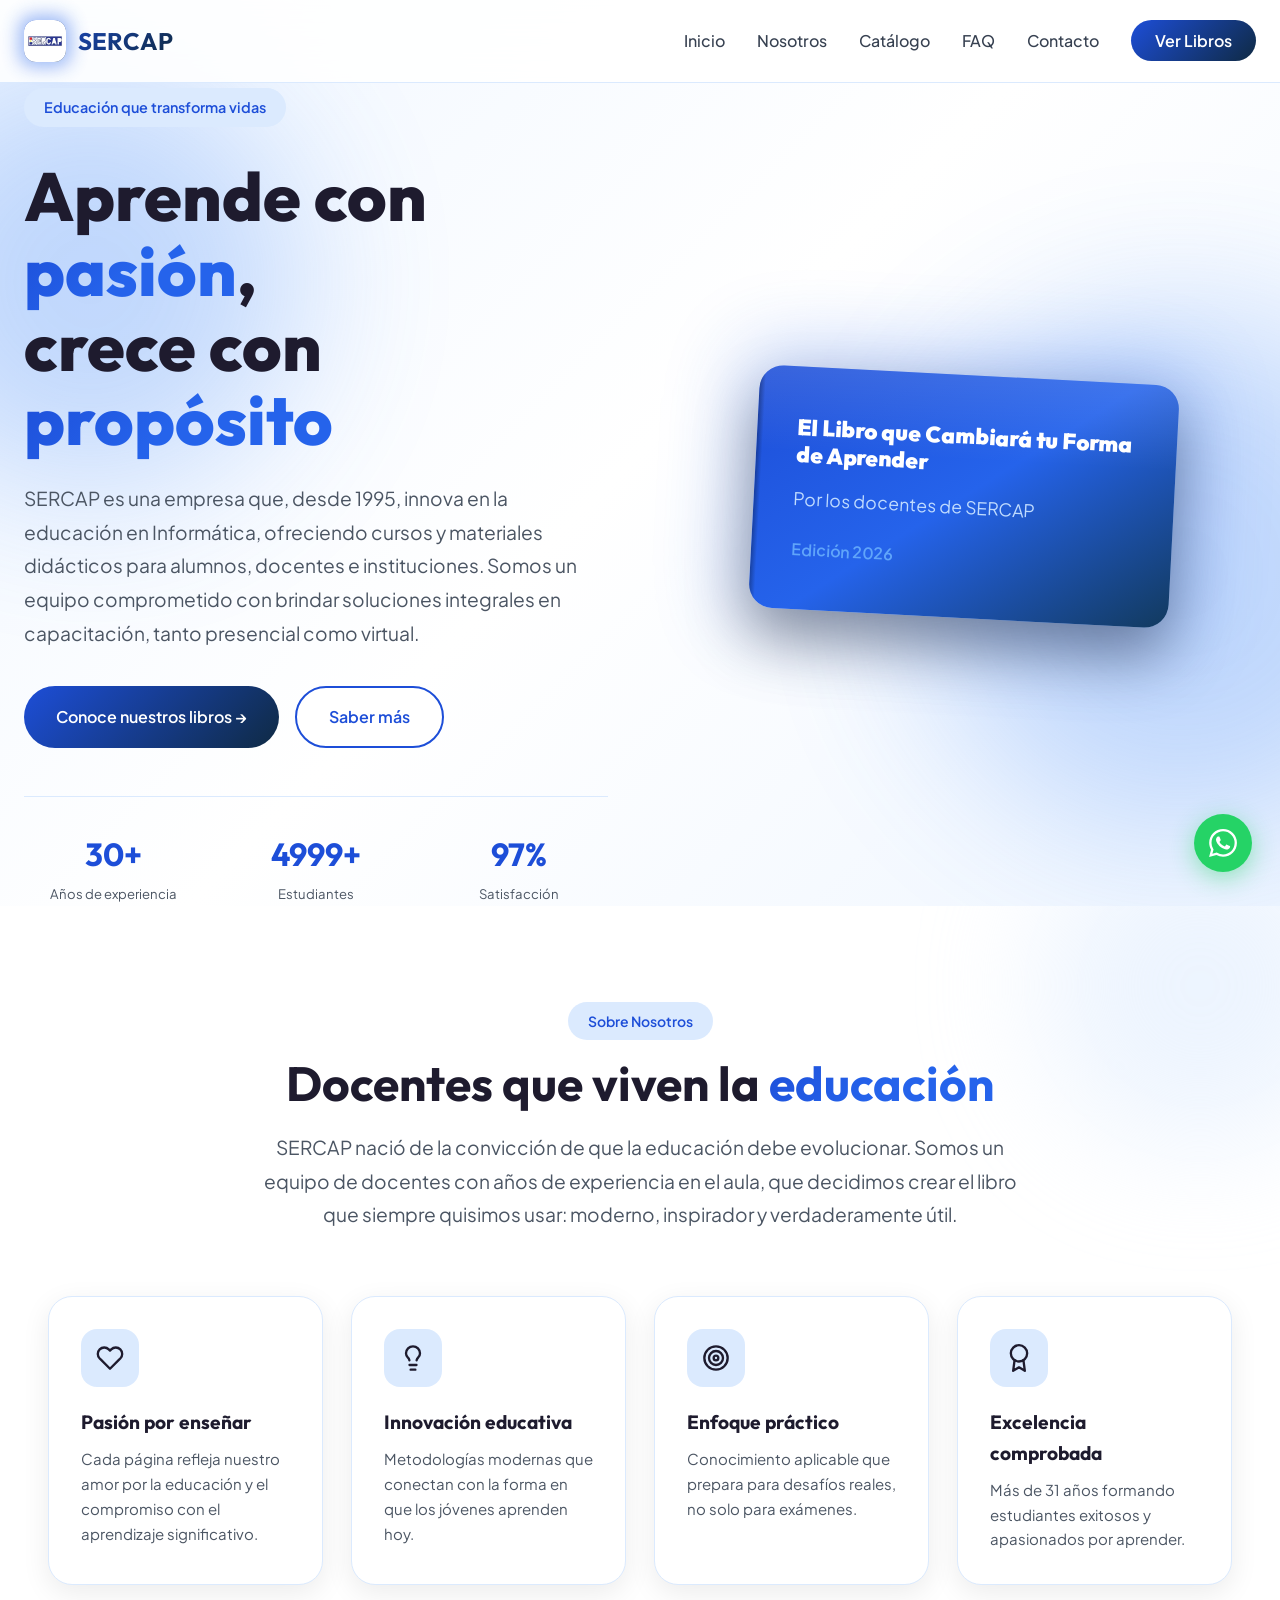
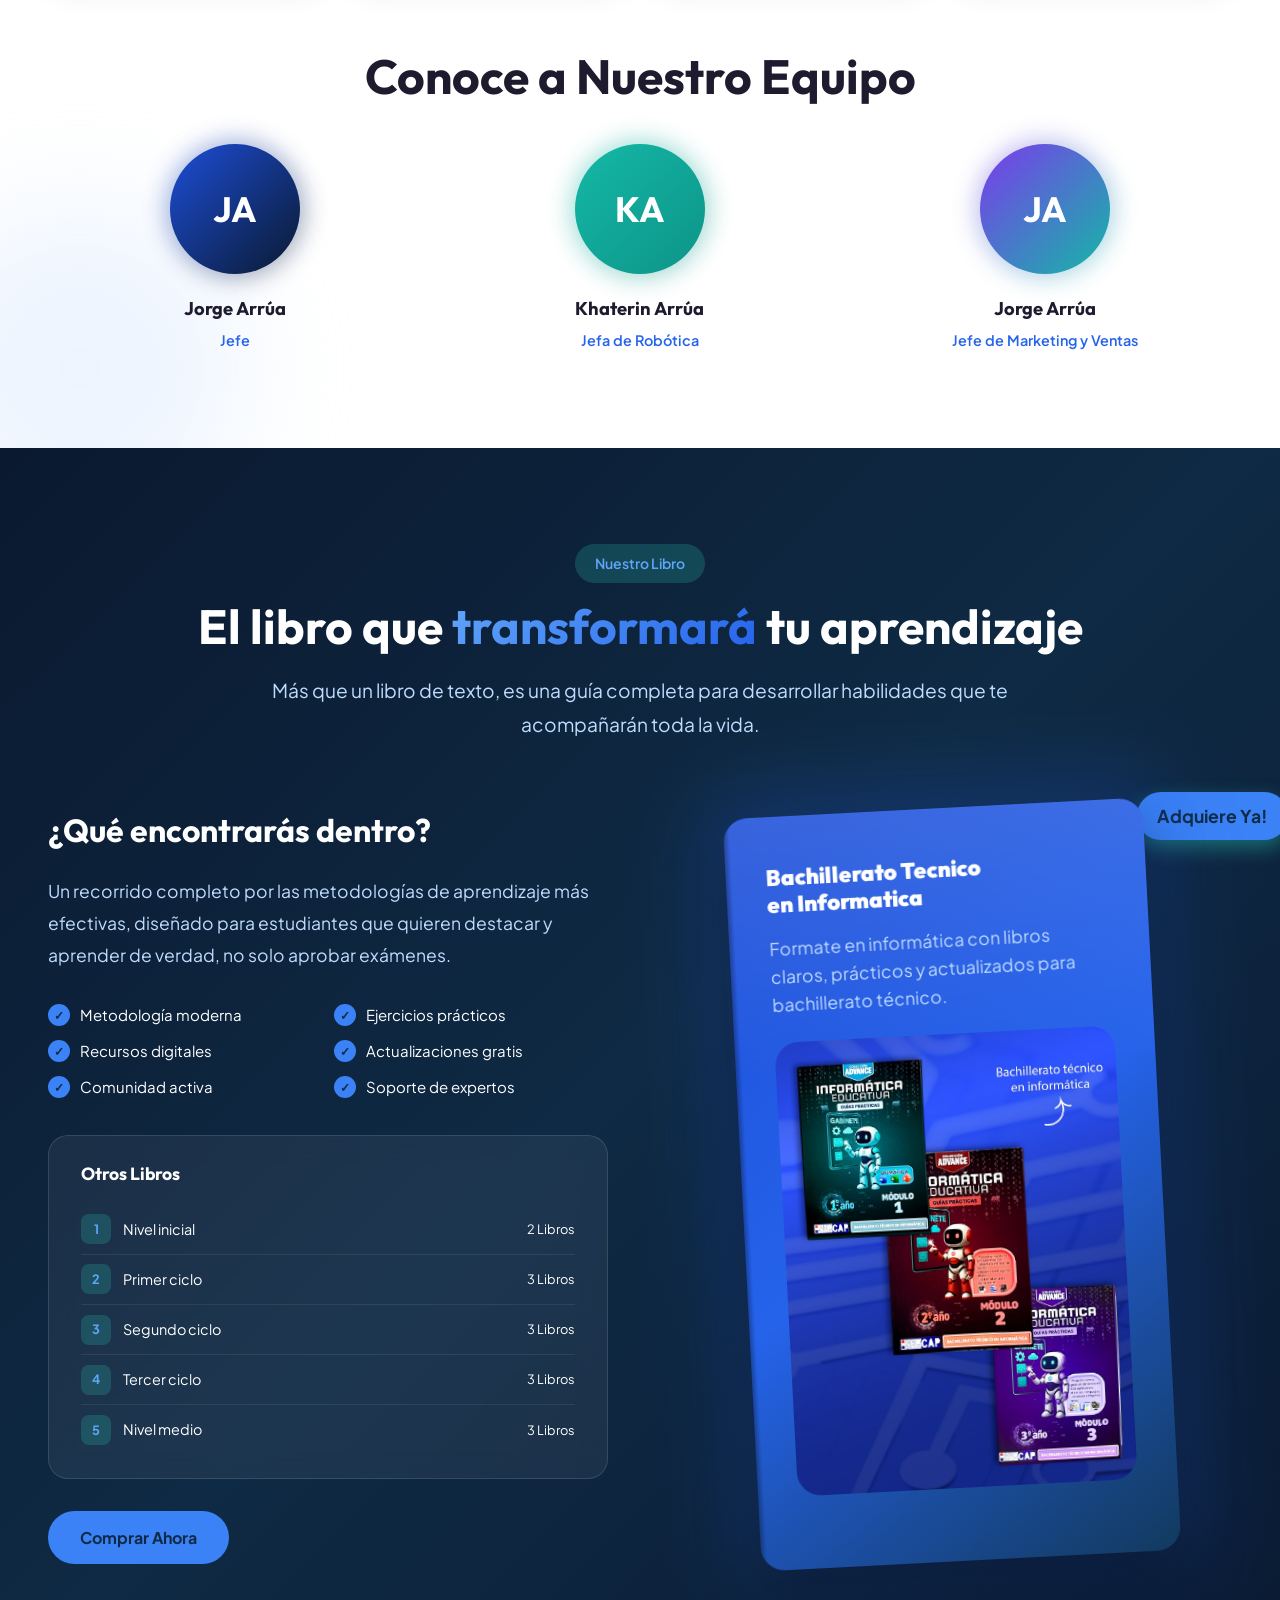
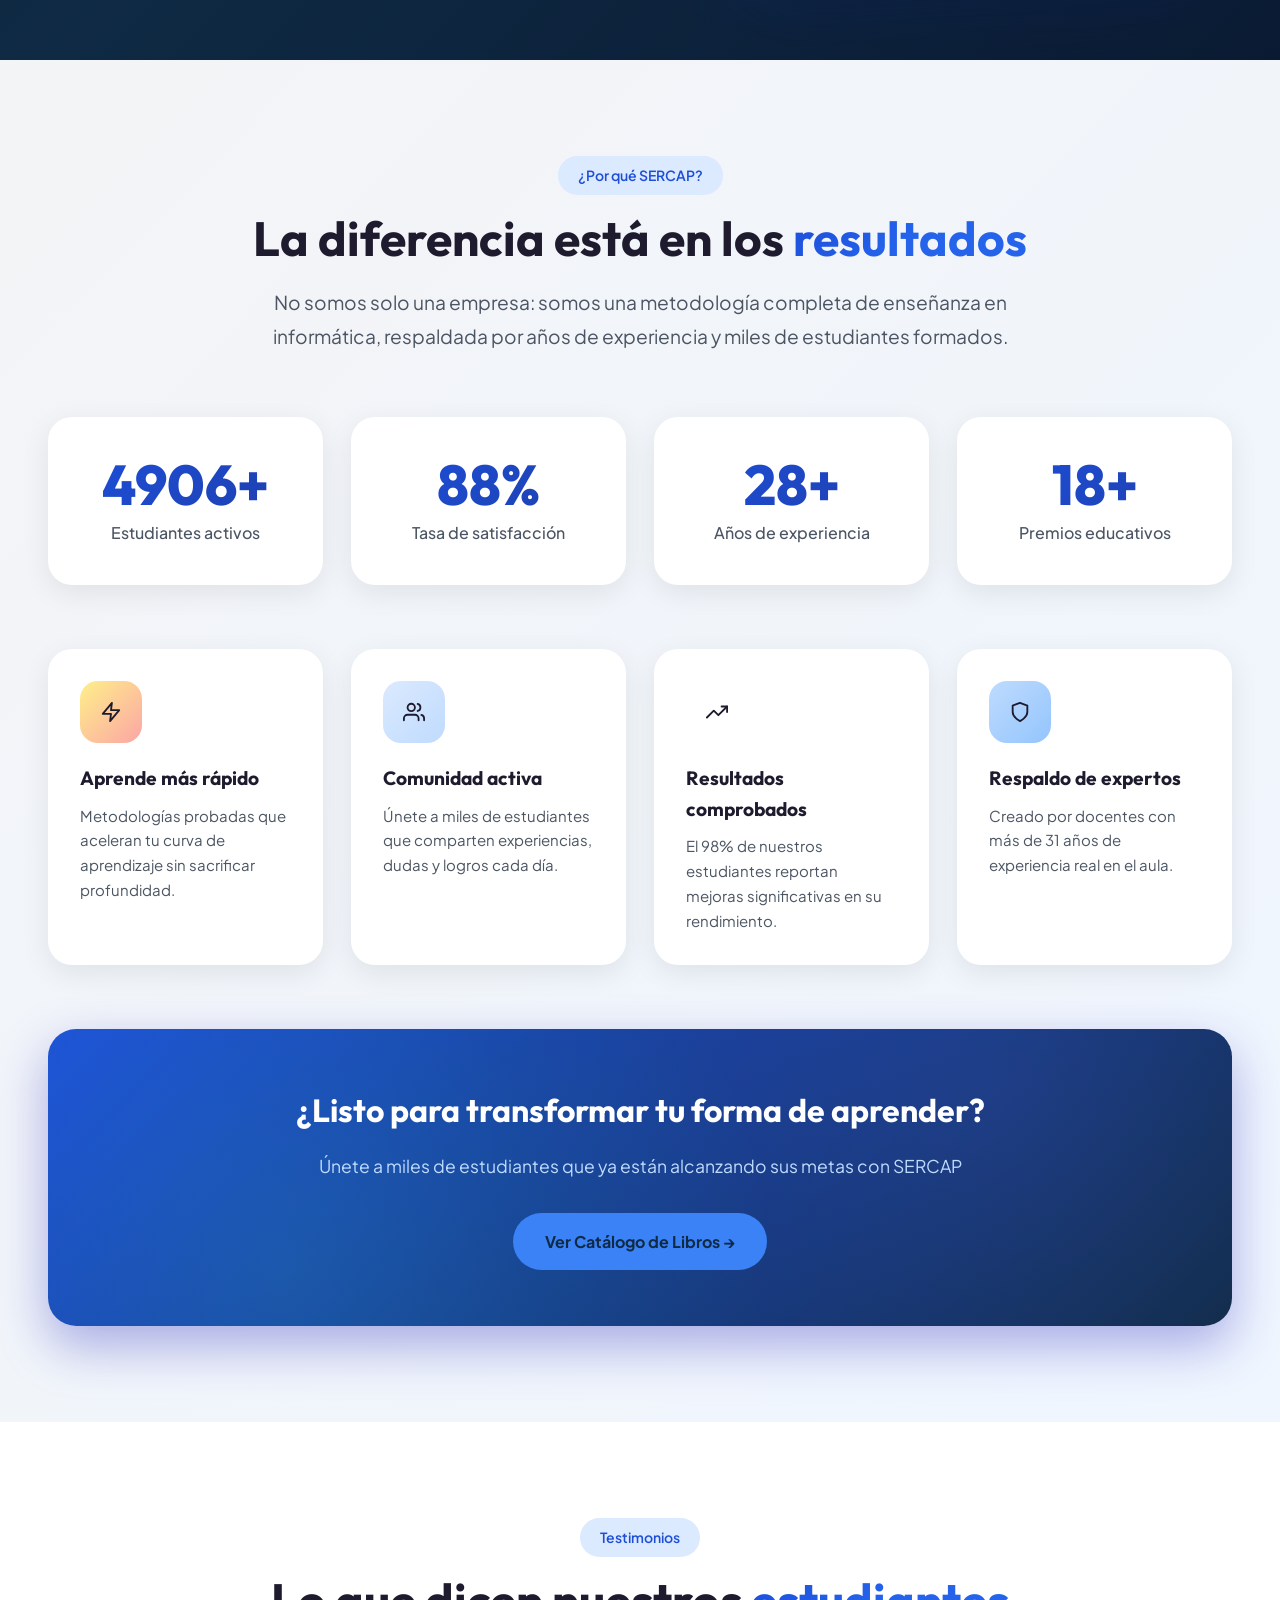
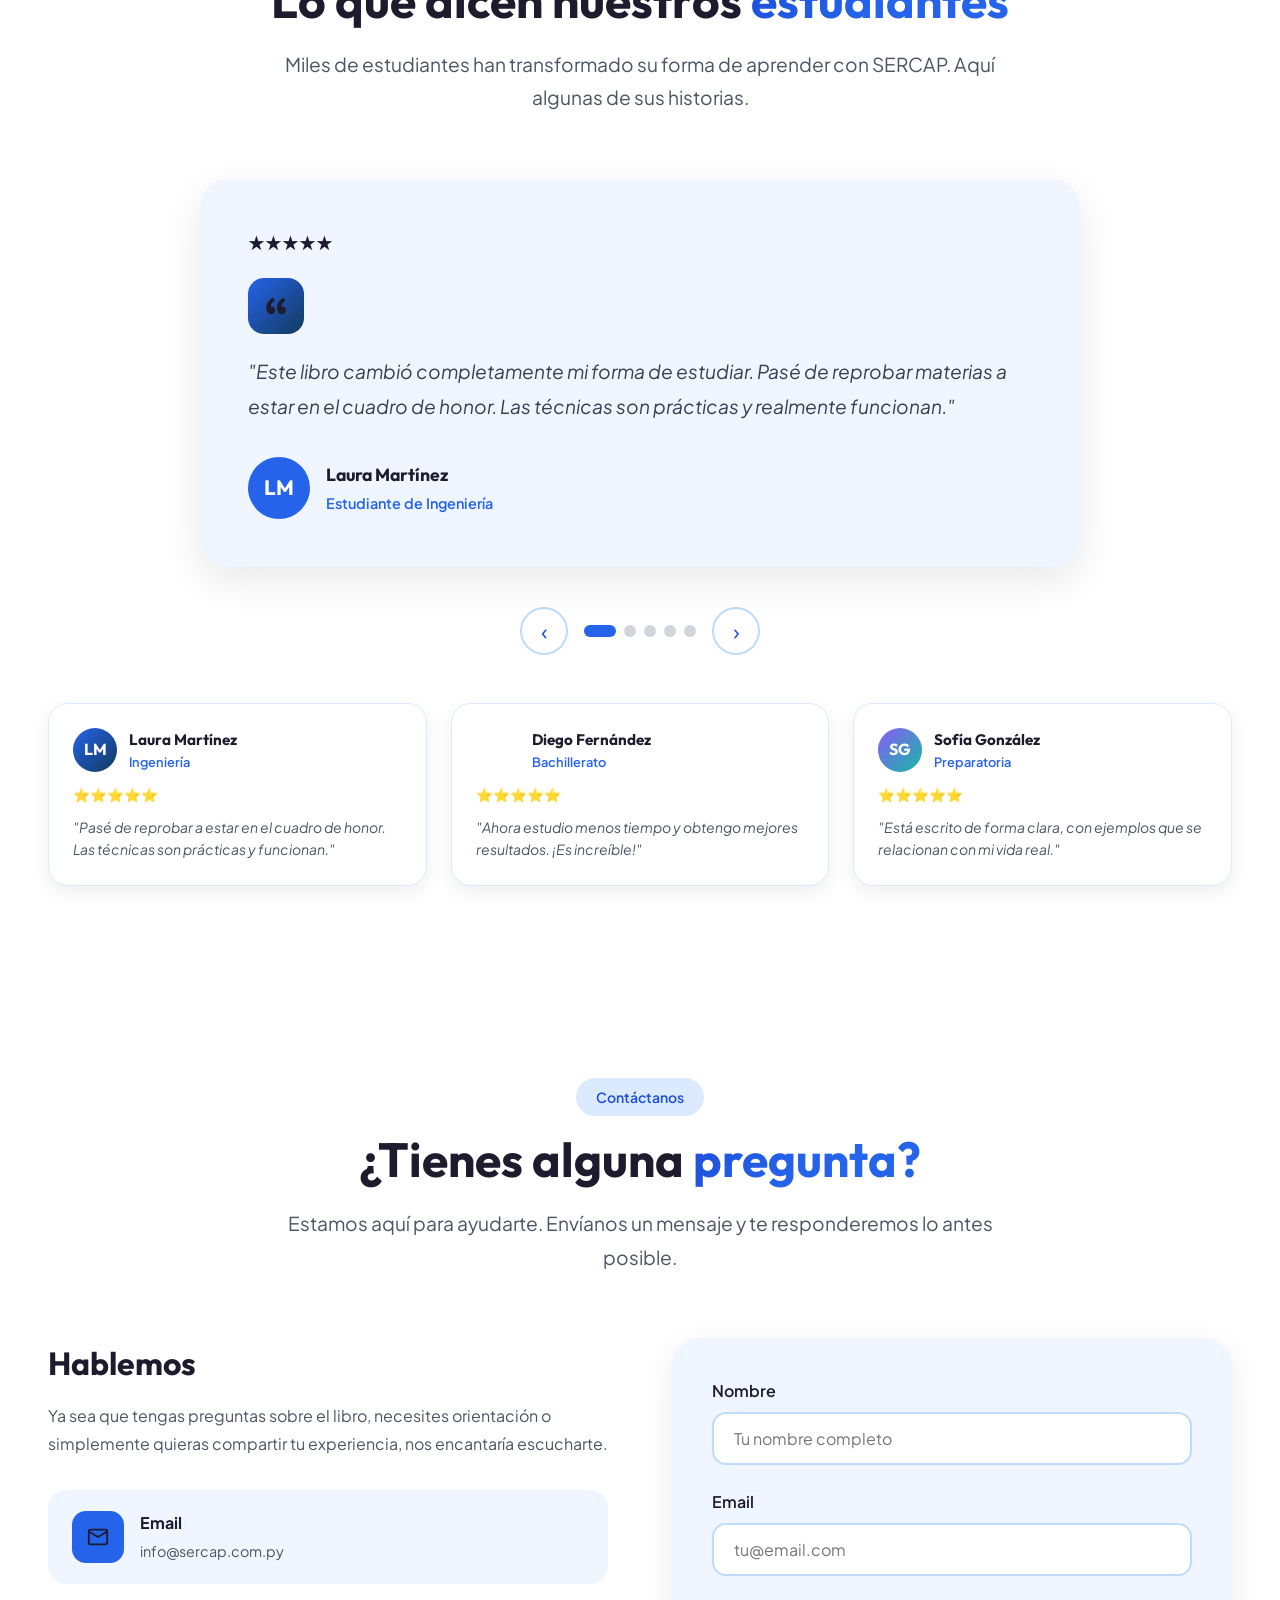
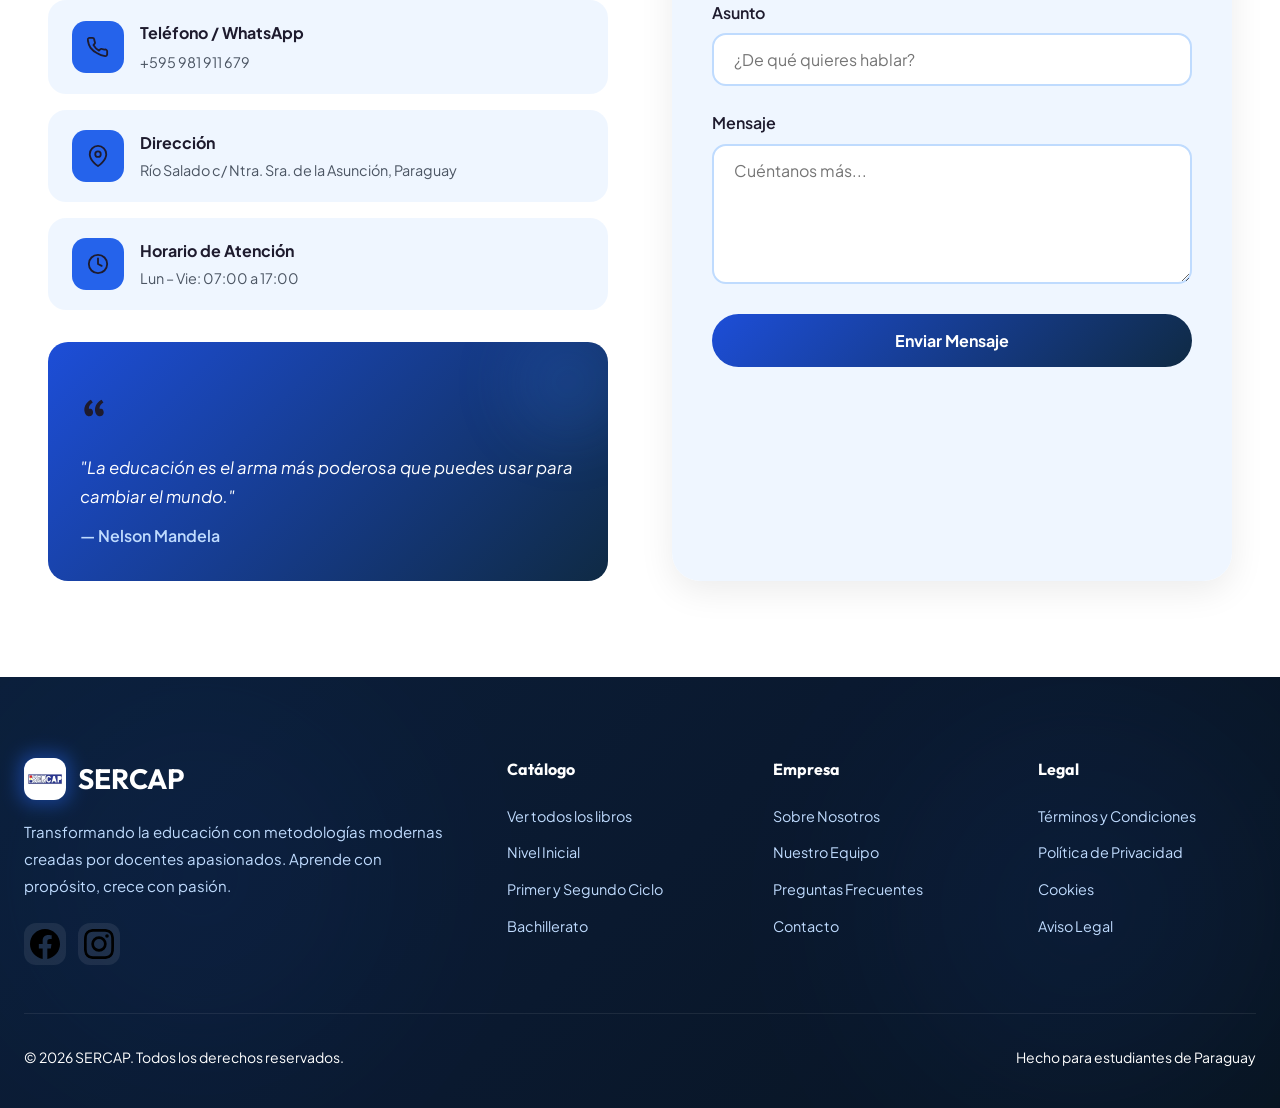
<file: SERCAP/index.html>
<!DOCTYPE html>
<html lang="es">
<head>
    <meta charset="UTF-8">
    <meta name="viewport" content="width=device-width, initial-scale=1.0">
    <meta name="description" content="SERCAP - Educación moderna por docentes apasionados. Descubre nuestro libro que transformará tu forma de aprender.">
    <title>SERCAP - Desde 1995 Innovando en la Educación</title>
    <link rel="shortcut icon" href="./img/logo.jpg" type="image/x-icon">
    <link rel="preconnect" href="https://fonts.googleapis.com">
    <link rel="preconnect" href="https://fonts.gstatic.com" crossorigin>
    <link href="https://fonts.googleapis.com/css2?family=Outfit:wght@400;600;700;800;900&family=Plus+Jakarta+Sans:wght@400;500;600;700&display=swap" rel="stylesheet">
    <link rel="stylesheet" href="style.css">

</head>
<body>
    <!-- ============================================
         NAVBAR
         ============================================ -->
    <nav class="navbar" id="navbar">
        <div class="navbar-container">
            <a href="#inicio" class="navbar-logo">
                <div class="navbar-logo-icon"><img src="./img/logo.jpg" alt="Logo SERCAP"></div>
                <span>SERCAP</span>
            </a>

            <ul class="navbar-menu" id="navbarMenu">
                <li><a href="index.html" class="navbar-link active">Inicio</a></li>
                <li><a href="nosotros.html" class="navbar-link">Nosotros</a></li>
                <li><a href="libros.html" class="navbar-link">Catálogo</a></li>
                <li><a href="faq.html" class="navbar-link">FAQ</a></li>
                <li><a href="contacto.html" class="navbar-link">Contacto</a></li>
                <li><a href="libros.html" class="navbar-cta">Ver Libros</a></li>
            </ul>

            <button class="navbar-toggle" id="navbarToggle" aria-label="Toggle navigation">
                <span></span><span></span><span></span>
            </button>
        </div>
    </nav>

    <!-- ============================================
         HERO
         ============================================ -->
    <section class="hero" id="inicio">
        <div class="container">
            <div class="hero-content">

                <div class="hero-text">
                    <div class="hero-badge">Educación que transforma vidas</div>

                    <h1 class="hero-title">
                        Aprende con <span class="gradient-text">pasión</span>,<br>
                        crece con <span class="gradient-text">propósito</span>
                    </h1>

                    <p class="hero-description">
                        SERCAP es una empresa que, desde 1995, innova en la educación en Informática, ofreciendo cursos y materiales didácticos para alumnos, docentes e instituciones. Somos un equipo comprometido con brindar soluciones integrales en capacitación, tanto presencial como virtual.
                    </p>

                    <div class="hero-buttons">
                        <a href="libros.html" class="btn-primary">Conoce nuestros libros →</a>
                        <a href="#sobre-nosotros" class="btn-secondary">Saber más</a>
                    </div>

                    <div class="hero-stats">
                        <div class="hero-stat-item">
                            <span class="hero-stat-value" data-hero-counter="31" data-suffix="+">0</span>
                            <span class="hero-stat-label">Años de experiencia</span>
                        </div>
                        <div class="hero-stat-item">
                            <span class="hero-stat-value" data-hero-counter="5000" data-suffix="+">0</span>
                            <span class="hero-stat-label">Estudiantes</span>
                        </div>
                        <div class="hero-stat-item">
                            <span class="hero-stat-value" data-hero-counter="98" data-suffix="%">0</span>
                            <span class="hero-stat-label">Satisfacción</span>
                        </div>
                    </div>
                </div>

                <div class="hero-visual">
                    <div class="book-mockup">
                        <div class="book-cover">
                            <h2 class="book-cover-title">El Libro que Cambiará tu Forma de Aprender</h2>
                            <p class="book-cover-author">Por los docentes de SERCAP</p>
                            <div class="book-cover-badge">Edición 2026</div>
                            <div class="book-cover-star"></div>
                        </div>
                    </div>
                </div>

            </div>
        </div>
    </section>

    <section class="section about-section" id="sobre-nosotros">
        <div class="blob-top"></div>
        <div class="blob-bottom"></div>

        <div class="container">
            <div class="section-header fade-in">
                <div class="section-badge">Sobre Nosotros</div>
                <h2 class="section-title">
                    Docentes que viven la <span class="gradient-text">educación</span>
                </h2>
                <p class="section-description">
                    SERCAP nació de la convicción de que la educación debe evolucionar. Somos un equipo
                    de docentes con años de experiencia en el aula, que decidimos crear el libro que
                    siempre quisimos usar: moderno, inspirador y verdaderamente útil.
                </p>
            </div>

            <div class="values-grid">
                <div class="value-card fade-in">
                    <div class="value-icon"><svg viewBox="0 0 24 24" fill="none" stroke="currentColor" stroke-width="2" stroke-linecap="round" stroke-linejoin="round" width="28" height="28" aria-hidden="true"><path d="M20.84 4.61a5.5 5.5 0 00-7.78 0L12 5.67l-1.06-1.06a5.5 5.5 0 00-7.78 7.78l1.06 1.06L12 21.23l7.78-7.78 1.06-1.06a5.5 5.5 0 000-7.78z"/></svg></div>
                    <h3 class="value-title">Pasión por enseñar</h3>
                    <p class="value-description">Cada página refleja nuestro amor por la educación y el compromiso con el aprendizaje significativo.</p>
                </div>
                <div class="value-card fade-in" style="transition-delay:0.1s">
                    <div class="value-icon"><svg viewBox="0 0 24 24" fill="none" stroke="currentColor" stroke-width="2" stroke-linecap="round" stroke-linejoin="round" width="28" height="28" aria-hidden="true"><line x1="9" y1="18" x2="15" y2="18"/><line x1="10" y1="22" x2="14" y2="22"/><path d="M15.09 14c.18-.98.65-1.74 1.41-2.5A4.65 4.65 0 0018 8 6 6 0 006 8c0 1 .23 2.23 1.5 3.5A4.61 4.61 0 018.91 14"/></svg></div>
                    <h3 class="value-title">Innovación educativa</h3>
                    <p class="value-description">Metodologías modernas que conectan con la forma en que los jóvenes aprenden hoy.</p>
                </div>
                <div class="value-card fade-in" style="transition-delay:0.2s">
                    <div class="value-icon"><svg viewBox="0 0 24 24" fill="none" stroke="currentColor" stroke-width="2" stroke-linecap="round" stroke-linejoin="round" width="28" height="28" aria-hidden="true"><circle cx="12" cy="12" r="10"/><circle cx="12" cy="12" r="6"/><circle cx="12" cy="12" r="2"/></svg></div>
                    <h3 class="value-title">Enfoque práctico</h3>
                    <p class="value-description">Conocimiento aplicable que prepara para desafíos reales, no solo para exámenes.</p>
                </div>
                <div class="value-card fade-in" style="transition-delay:0.3s">
                    <div class="value-icon"><svg viewBox="0 0 24 24" fill="none" stroke="currentColor" stroke-width="2" stroke-linecap="round" stroke-linejoin="round" width="28" height="28" aria-hidden="true"><circle cx="12" cy="8" r="7"/><polyline points="8.21 13.89 7 23 12 20 17 23 15.79 13.88"/></svg></div>
                    <h3 class="value-title">Excelencia comprobada</h3>
                    <p class="value-description">Más de 31 años formando estudiantes exitosos y apasionados por aprender.</p>
                </div>
            </div>

            <!-- Equipo -->
            <h3 class="section-title fade-in" style="text-align:center; margin-bottom:2.5rem;">Conoce a Nuestro Equipo</h3>
            <div class="team-grid">
                <div class="team-card fade-in">
                    <div class="team-avatar" style="background:linear-gradient(135deg,#1d4ed8,#0a192f)">JA</div>
                    <p class="team-name">Jorge Arrúa</p>
                    <p class="team-role">Jefe</p>
                </div>
                <div class="team-card fade-in" style="transition-delay:0.1s">
                    <div class="team-avatar" style="background:linear-gradient(135deg,#14B8A6,#0D9488)">KA</div>
                    <p class="team-name">Khaterin Arrúa</p>
                    <p class="team-role">Jefa de Robótica</p>
                </div>
                <div class="team-card fade-in" style="transition-delay:0.2s">
                    <div class="team-avatar" style="background:linear-gradient(135deg,#7C3AED,#14B8A6)">JA</div>
                    <p class="team-name">Jorge Arrúa</p>
                    <p class="team-role">Jefe de Marketing y Ventas</p>
                </div>
            </div>
        </div>
    </section>

    <section class="section book-section" id="libro">
        <div class="container">
            <div class="section-header fade-in">
                <div class="section-badge">Nuestro Libro</div>
                <h2 class="section-title" style="color:white;">
                    El libro que <span style="background:linear-gradient(135deg,var(--color-teal-300),var(--color-teal-500));-webkit-background-clip:text;-webkit-text-fill-color:transparent;background-clip:text;">transformará</span> tu aprendizaje
                </h2>
                <p class="section-description" style="color:var(--color-purple-200);">
                    Más que un libro de texto, es una guía completa para desarrollar habilidades que te acompañarán toda la vida.
                </p>
            </div>

            <div class="book-content">
                <!-- Detalles -->
                <div class="book-details fade-in">
                    <h3>¿Qué encontrarás dentro?</h3>
                    <p class="book-description">
                        Un recorrido completo por las metodologías de aprendizaje más efectivas,
                        diseñado para estudiantes que quieren destacar y aprender de verdad, no solo
                        aprobar exámenes.
                    </p>

                    <div class="book-features">
                        <div class="feature-item"><span class="feature-check">✓</span>Metodología moderna</div>
                        <div class="feature-item"><span class="feature-check">✓</span>Ejercicios prácticos</div>
                        <div class="feature-item"><span class="feature-check">✓</span>Recursos digitales</div>
                        <div class="feature-item"><span class="feature-check">✓</span>Actualizaciones gratis</div>
                        <div class="feature-item"><span class="feature-check">✓</span>Comunidad activa</div>
                        <div class="feature-item"><span class="feature-check">✓</span>Soporte de expertos</div>
                    </div>

                    <div class="chapters-preview">
                        <h4>Otros Libros</h4>
                        <div class="chapter-row">
                            <div class="chapter-num">1</div>
                            <span class="chapter-title">Nivel inicial</span>
                            <span class="chapter-pages">2 Libros</span>
                        </div>
                        <div class="chapter-row">
                            <div class="chapter-num">2</div>
                            <span class="chapter-title">Primer ciclo</span>
                            <span class="chapter-pages">3 Libros</span>
                        </div>
                        <div class="chapter-row">
                            <div class="chapter-num">3</div>
                            <span class="chapter-title">Segundo ciclo</span>
                            <span class="chapter-pages">3 Libros</span>
                        </div>
                        <div class="chapter-row">
                            <div class="chapter-num">4</div>
                            <span class="chapter-title">Tercer ciclo</span>
                            <span class="chapter-pages">3 Libros</span>
                        </div>
                        <div class="chapter-row">
                            <div class="chapter-num">5</div>
                            <span class="chapter-title">Nivel medio</span>
                            <span class="chapter-pages">3 Libros</span>
                        </div>
                    </div>

                    <div class="book-cta-group">
                        <a href="./libros.html">
                            <button class="btn-teal">Comprar Ahora</button>
                        </a>
                    </div>
                </div>

                <!-- Mockup del libro -->
                <div class="fade-in" style="position:relative;">
                    <div class="price-badge">Adquiere Ya!</div>
                    <div class="book-mockup" style="transform:rotate(-3deg);">
                        <div class="book-cover">
                            <h2 class="book-cover-title">Bachillerato Tecnico <br> en Informatica</h2>
                            <p class="book-cover-author">Formate en informática con libros claros, prácticos y actualizados para bachillerato técnico.</p>
                            <img src="./img/libros/bachillerato.jpg" alt="Libros de Bachillerato Tecnico en Informatica">
                            <div class="book-cover-badge"></div>
                            <div class="book-cover-star"></div>
                        </div>
                    </div>
                </div>
            </div>
        </div>
    </section>

    <section class="section stats-section" id="por-que">
        <div class="container">
            <div class="section-header fade-in">
                <div class="section-badge">¿Por qué SERCAP?</div>
                <h2 class="section-title">
                    La diferencia está en los <span class="gradient-text">resultados</span>
                </h2>
                <p class="section-description">
                    No somos solo una empresa: somos una metodología completa de enseñanza en informática, respaldada por años de experiencia y miles de estudiantes formados.
                </p>
            </div>

            <!-- Estadísticas animadas -->
            <div class="stats-grid">
                <div class="stat-card fade-in">
                    <div class="stat-number" data-counter="5420" data-suffix="+">0</div>
                    <div class="stat-label">Estudiantes activos</div>
                </div>
                <div class="stat-card fade-in" style="transition-delay:0.1s">
                    <div class="stat-number" data-counter="98" data-suffix="%">0</div>
                    <div class="stat-label">Tasa de satisfacción</div>
                </div>
                <div class="stat-card fade-in" style="transition-delay:0.2s">
                    <div class="stat-number" data-counter="31" data-suffix="+">0</div>
                    <div class="stat-label">Años de experiencia</div>
                </div>
                <div class="stat-card fade-in" style="transition-delay:0.3s">
                    <div class="stat-number" data-counter="20" data-suffix="+">0</div>
                    <div class="stat-label">Premios educativos</div>
                </div>
            </div>

            <!-- Beneficios -->
            <div class="benefits-grid">
                <div class="benefit-card fade-in">
                    <div class="benefit-icon" style="background:linear-gradient(135deg,#FEF08A,#FCA5A5)"><svg viewBox="0 0 24 24" fill="none" stroke="currentColor" stroke-width="2" stroke-linecap="round" stroke-linejoin="round" width="22" height="22" aria-hidden="true"><polygon points="13 2 3 14 12 14 11 22 21 10 12 10 13 2"/></svg></div>
                    <h3 class="benefit-title">Aprende más rápido</h3>
                    <p class="benefit-description">Metodologías probadas que aceleran tu curva de aprendizaje sin sacrificar profundidad.</p>
                </div>
                <div class="benefit-card fade-in" style="transition-delay:0.1s">
                    <div class="benefit-icon" style="background:linear-gradient(135deg,var(--color-purple-100),var(--color-purple-200))"><svg viewBox="0 0 24 24" fill="none" stroke="currentColor" stroke-width="2" stroke-linecap="round" stroke-linejoin="round" width="22" height="22" aria-hidden="true"><path d="M17 21v-2a4 4 0 00-4-4H5a4 4 0 00-4 4v2"/><circle cx="9" cy="7" r="4"/><path d="M23 21v-2a4 4 0 00-3-3.87"/><path d="M16 3.13a4 4 0 010 7.75"/></svg></div>
                    <h3 class="benefit-title">Comunidad activa</h3>
                    <p class="benefit-description">Únete a miles de estudiantes que comparten experiencias, dudas y logros cada día.</p>
                </div>
                <div class="benefit-card fade-in" style="transition-delay:0.2s">
                    <div class="benefit-icon" style="background:linear-gradient(135deg,var(--color-teal-100),var(--color-teal-200))"><svg viewBox="0 0 24 24" fill="none" stroke="currentColor" stroke-width="2" stroke-linecap="round" stroke-linejoin="round" width="22" height="22" aria-hidden="true"><polyline points="23 6 13.5 15.5 8.5 10.5 1 18"/><polyline points="17 6 23 6 23 12"/></svg></div>
                    <h3 class="benefit-title">Resultados comprobados</h3>
                    <p class="benefit-description">El 98% de nuestros estudiantes reportan mejoras significativas en su rendimiento.</p>
                </div>
                <div class="benefit-card fade-in" style="transition-delay:0.3s">
                    <div class="benefit-icon" style="background:linear-gradient(135deg,#BFDBFE,#93C5FD)"><svg viewBox="0 0 24 24" fill="none" stroke="currentColor" stroke-width="2" stroke-linecap="round" stroke-linejoin="round" width="22" height="22" aria-hidden="true"><path d="M12 22s8-4 8-10V5l-8-3-8 3v7c0 6 8 10 8 10z"/></svg></div>
                    <h3 class="benefit-title">Respaldo de expertos</h3>
                    <p class="benefit-description">Creado por docentes con más de 31 años de experiencia real en el aula.</p>
                </div>
            </div>

            <!-- CTA Banner -->
            <div class="cta-banner fade-in">
                <h3>¿Listo para transformar tu forma de aprender?</h3>
                <p>Únete a miles de estudiantes que ya están alcanzando sus metas con SERCAP</p>
                <a href="libros.html" class="btn-teal">Ver Catálogo de Libros →</a>
            </div>
        </div>
    </section>

    <!-- ============================================
         TESTIMONIOS
         ============================================ -->
    <section class="section testimonials-section" id="testimonios">
        <div class="container">
            <div class="section-header fade-in">
                <div class="section-badge">Testimonios</div>
                <h2 class="section-title">
                    Lo que dicen nuestros <span class="gradient-text">estudiantes</span>
                </h2>
                <p class="section-description">
                    Miles de estudiantes han transformado su forma de aprender con SERCAP. Aquí algunas de sus historias.
                </p>
            </div>

            <!-- Carrusel principal -->
            <div class="testimonial-carousel fade-in">
                <div class="testimonial-card active" data-slide="0">
                    <div class="testimonial-stars">★★★★★</div>
                    <div class="testimonial-quote-icon"><svg viewBox="0 0 24 24" fill="currentColor" width="28" height="28" aria-hidden="true"><path d="M11.192 15.757c0-.88-.23-1.618-.69-2.217-.326-.412-.768-.683-1.327-.812-.55-.128-1.07-.137-1.54-.028-.16-.95.1-1.956.76-3.022.66-1.065 1.515-1.867 2.558-2.403L9.373 5c-.8.396-1.56.898-2.26 1.505-.71.607-1.34 1.305-1.9 2.094s-.98 1.68-1.25 2.69-.346 2.04-.217 3.1c.168 1.4.62 2.52 1.356 3.35.735.84 1.652 1.26 2.748 1.26.965 0 1.766-.29 2.4-.878.628-.576.94-1.365.94-2.368zm9.122 0c0-.88-.23-1.618-.69-2.217-.326-.42-.77-.692-1.327-.817-.56-.124-1.074-.13-1.54-.022-.16-.95.09-1.946.76-3.022.66-1.065 1.515-1.867 2.558-2.403L18.49 5c-.8.396-1.555.898-2.26 1.505-.708.607-1.34 1.305-1.894 2.094-.556.79-.97 1.68-1.24 2.69-.273 1-.345 2.04-.217 3.1.168 1.4.62 2.52 1.356 3.35.735.84 1.652 1.26 2.748 1.26.965 0 1.766-.29 2.4-.878.628-.576.94-1.365.94-2.368z"/></svg></div>
                    <p class="testimonial-text">"Este libro cambió completamente mi forma de estudiar. Pasé de reprobar materias a estar en el cuadro de honor. Las técnicas son prácticas y realmente funcionan."</p>
                    <div class="testimonial-author">
                        <div class="author-avatar">LM</div>
                        <div>
                            <p class="author-name">Laura Martínez</p>
                            <p class="author-role">Estudiante de Ingeniería</p>
                        </div>
                    </div>
                </div>

                <div class="testimonial-card" data-slide="1">
                    <div class="testimonial-stars">★★★★★</div>
                    <div class="testimonial-quote-icon"><svg viewBox="0 0 24 24" fill="currentColor" width="28" height="28" aria-hidden="true"><path d="M11.192 15.757c0-.88-.23-1.618-.69-2.217-.326-.412-.768-.683-1.327-.812-.55-.128-1.07-.137-1.54-.028-.16-.95.1-1.956.76-3.022.66-1.065 1.515-1.867 2.558-2.403L9.373 5c-.8.396-1.56.898-2.26 1.505-.71.607-1.34 1.305-1.9 2.094s-.98 1.68-1.25 2.69-.346 2.04-.217 3.1c.168 1.4.62 2.52 1.356 3.35.735.84 1.652 1.26 2.748 1.26.965 0 1.766-.29 2.4-.878.628-.576.94-1.365.94-2.368zm9.122 0c0-.88-.23-1.618-.69-2.217-.326-.42-.77-.692-1.327-.817-.56-.124-1.074-.13-1.54-.022-.16-.95.09-1.946.76-3.022.66-1.065 1.515-1.867 2.558-2.403L18.49 5c-.8.396-1.555.898-2.26 1.505-.708.607-1.34 1.305-1.894 2.094-.556.79-.97 1.68-1.24 2.69-.273 1-.345 2.04-.217 3.1.168 1.4.62 2.52 1.356 3.35.735.84 1.652 1.26 2.748 1.26.965 0 1.766-.29 2.4-.878.628-.576.94-1.365.94-2.368z"/></svg></div>
                    <p class="testimonial-text">"Siempre pensé que no era bueno para estudiar, pero SERCAP me enseñó que solo necesitaba las herramientas correctas. Ahora estudio menos tiempo y obtengo mejores resultados."</p>
                    <div class="testimonial-author">
                        <div class="author-avatar" style="background:linear-gradient(135deg,var(--color-teal-500),var(--color-teal-700))">DF</div>
                        <div>
                            <p class="author-name">Diego Fernández</p>
                            <p class="author-role">Bachillerato</p>
                        </div>
                    </div>
                </div>

                <div class="testimonial-card" data-slide="2">
                    <div class="testimonial-stars">★★★★★</div>
                    <div class="testimonial-quote-icon"><svg viewBox="0 0 24 24" fill="currentColor" width="28" height="28" aria-hidden="true"><path d="M11.192 15.757c0-.88-.23-1.618-.69-2.217-.326-.412-.768-.683-1.327-.812-.55-.128-1.07-.137-1.54-.028-.16-.95.1-1.956.76-3.022.66-1.065 1.515-1.867 2.558-2.403L9.373 5c-.8.396-1.56.898-2.26 1.505-.71.607-1.34 1.305-1.9 2.094s-.98 1.68-1.25 2.69-.346 2.04-.217 3.1c.168 1.4.62 2.52 1.356 3.35.735.84 1.652 1.26 2.748 1.26.965 0 1.766-.29 2.4-.878.628-.576.94-1.365.94-2.368zm9.122 0c0-.88-.23-1.618-.69-2.217-.326-.42-.77-.692-1.327-.817-.56-.124-1.074-.13-1.54-.022-.16-.95.09-1.946.76-3.022.66-1.065 1.515-1.867 2.558-2.403L18.49 5c-.8.396-1.555.898-2.26 1.505-.708.607-1.34 1.305-1.894 2.094-.556.79-.97 1.68-1.24 2.69-.273 1-.345 2.04-.217 3.1.168 1.4.62 2.52 1.356 3.35.735.84 1.652 1.26 2.748 1.26.965 0 1.766-.29 2.4-.878.628-.576.94-1.365.94-2.368z"/></svg></div>
                    <p class="testimonial-text">"Lo que más me gusta es que no es aburrido como otros libros. Está escrito de forma clara, con ejemplos que realmente se relacionan con mi vida. ¡Lo recomiendo 100%!"</p>
                    <div class="testimonial-author">
                        <div class="author-avatar" style="background:linear-gradient(135deg,#8B5CF6,#14B8A6)">SG</div>
                        <div>
                            <p class="author-name">Sofía González</p>
                            <p class="author-role">Preparatoria</p>
                        </div>
                    </div>
                </div>

                <div class="testimonial-card" data-slide="3">
                    <div class="testimonial-stars">★★★★★</div>
                    <div class="testimonial-quote-icon"><svg viewBox="0 0 24 24" fill="currentColor" width="28" height="28" aria-hidden="true"><path d="M11.192 15.757c0-.88-.23-1.618-.69-2.217-.326-.412-.768-.683-1.327-.812-.55-.128-1.07-.137-1.54-.028-.16-.95.1-1.956.76-3.022.66-1.065 1.515-1.867 2.558-2.403L9.373 5c-.8.396-1.56.898-2.26 1.505-.71.607-1.34 1.305-1.9 2.094s-.98 1.68-1.25 2.69-.346 2.04-.217 3.1c.168 1.4.62 2.52 1.356 3.35.735.84 1.652 1.26 2.748 1.26.965 0 1.766-.29 2.4-.878.628-.576.94-1.365.94-2.368zm9.122 0c0-.88-.23-1.618-.69-2.217-.326-.42-.77-.692-1.327-.817-.56-.124-1.074-.13-1.54-.022-.16-.95.09-1.946.76-3.022.66-1.065 1.515-1.867 2.558-2.403L18.49 5c-.8.396-1.555.898-2.26 1.505-.708.607-1.34 1.305-1.894 2.094-.556.79-.97 1.68-1.24 2.69-.273 1-.345 2.04-.217 3.1.168 1.4.62 2.52 1.356 3.35.735.84 1.652 1.26 2.748 1.26.965 0 1.766-.29 2.4-.878.628-.576.94-1.365.94-2.368z"/></svg></div>
                    <p class="testimonial-text">"Compré este libro por recomendación de un profesor y ha sido la mejor inversión en mi educación. Las técnicas de pensamiento crítico me han ayudado incluso fuera del aula."</p>
                    <div class="testimonial-author">
                        <div class="author-avatar" style="background:linear-gradient(135deg,#3B82F6,#6D28D9)">AL</div>
                        <div>
                            <p class="author-name">Andrés López</p>
                            <p class="author-role">Universidad</p>
                        </div>
                    </div>
                </div>

                <div class="testimonial-card" data-slide="4">
                    <div class="testimonial-stars">★★★★★</div>
                    <div class="testimonial-quote-icon"><svg viewBox="0 0 24 24" fill="currentColor" width="28" height="28" aria-hidden="true"><path d="M11.192 15.757c0-.88-.23-1.618-.69-2.217-.326-.412-.768-.683-1.327-.812-.55-.128-1.07-.137-1.54-.028-.16-.95.1-1.956.76-3.022.66-1.065 1.515-1.867 2.558-2.403L9.373 5c-.8.396-1.56.898-2.26 1.505-.71.607-1.34 1.305-1.9 2.094s-.98 1.68-1.25 2.69-.346 2.04-.217 3.1c.168 1.4.62 2.52 1.356 3.35.735.84 1.652 1.26 2.748 1.26.965 0 1.766-.29 2.4-.878.628-.576.94-1.365.94-2.368zm9.122 0c0-.88-.23-1.618-.69-2.217-.326-.42-.77-.692-1.327-.817-.56-.124-1.074-.13-1.54-.022-.16-.95.09-1.946.76-3.022.66-1.065 1.515-1.867 2.558-2.403L18.49 5c-.8.396-1.555.898-2.26 1.505-.708.607-1.34 1.305-1.894 2.094-.556.79-.97 1.68-1.24 2.69-.273 1-.345 2.04-.217 3.1.168 1.4.62 2.52 1.356 3.35.735.84 1.652 1.26 2.748 1.26.965 0 1.766-.29 2.4-.878.628-.576.94-1.365.94-2.368z"/></svg></div>
                    <p class="testimonial-text">"En medicina hay que memorizar muchísimo, y este libro me dio las estrategias para hacerlo de forma efectiva. Ahora puedo retener información compleja sin estresarme."</p>
                    <div class="testimonial-author">
                        <div class="author-avatar" style="background:linear-gradient(135deg,#EC4899,#7C3AED)">CT</div>
                        <div>
                            <p class="author-name">Camila Torres</p>
                            <p class="author-role">Estudiante de Medicina</p>
                        </div>
                    </div>
                </div>
            </div>

            <!-- Controles -->
            <div class="carousel-controls">
                <button class="carousel-btn" id="prevBtn" aria-label="Anterior">‹</button>
                <div class="carousel-dots" id="carouselDots"></div>
                <button class="carousel-btn" id="nextBtn" aria-label="Siguiente">›</button>
            </div>

            <!-- Mini cards -->
            <div class="mini-testimonials">
                <div class="mini-card fade-in">
                    <div class="mini-card-header">
                        <div class="mini-avatar" style="background:linear-gradient(135deg,var(--color-purple-600),var(--color-purple-800))">LM</div>
                        <div><p class="mini-name">Laura Martínez</p><p class="mini-role">Ingeniería</p></div>
                    </div>
                    <div class="mini-stars">⭐⭐⭐⭐⭐</div>
                    <p class="mini-text">"Pasé de reprobar a estar en el cuadro de honor. Las técnicas son prácticas y funcionan."</p>
                </div>
                <div class="mini-card fade-in" style="transition-delay:0.1s">
                    <div class="mini-card-header">
                        <div class="mini-avatar" style="background:linear-gradient(135deg,var(--color-teal-500),var(--color-teal-700))">DF</div>
                        <div><p class="mini-name">Diego Fernández</p><p class="mini-role">Bachillerato</p></div>
                    </div>
                    <div class="mini-stars">⭐⭐⭐⭐⭐</div>
                    <p class="mini-text">"Ahora estudio menos tiempo y obtengo mejores resultados. ¡Es increíble!"</p>
                </div>
                <div class="mini-card fade-in" style="transition-delay:0.2s">
                    <div class="mini-card-header">
                        <div class="mini-avatar" style="background:linear-gradient(135deg,#8B5CF6,#14B8A6)">SG</div>
                        <div><p class="mini-name">Sofía González</p><p class="mini-role">Preparatoria</p></div>
                    </div>
                    <div class="mini-stars">⭐⭐⭐⭐⭐</div>
                    <p class="mini-text">"Está escrito de forma clara, con ejemplos que se relacionan con mi vida real."</p>
                </div>
            </div>
        </div>
    </section>

    <!-- ============================================
         BLOG / RECURSOS
         ============================================ -->
    <!-- <section class="section blog-section" id="blog">
        <div class="container">
            <div class="section-header fade-in">
                <div class="section-badge">Recursos Gratuitos</div>
                <h2 class="section-title">
                    Aprende algo nuevo <span class="gradient-text">cada día</span>
                </h2>
                <p class="section-description">
                    Contenido gratuito y de calidad para ayudarte a mejorar tus habilidades de aprendizaje.
                </p>
            </div>

            <div class="blog-grid">
                <article class="blog-card fade-in">
                    <div class="blog-card-header" style="background:linear-gradient(135deg,var(--color-purple-600),var(--color-purple-800))">
                        <div class="blog-card-icon">🧠</div>
                    </div>
                    <div class="blog-card-body">
                        <div class="blog-meta">
                            <span class="blog-category">Técnicas de Estudio</span>
                            <span class="blog-time">8 min</span>
                        </div>
                        <h3 class="blog-title">5 Técnicas de Memorización que Cambiarán tu Forma de Estudiar</h3>
                        <p class="blog-excerpt">Descubre las estrategias que utilizan los estudiantes más exitosos para retener información compleja de forma efectiva.</p>
                        <a href="#" class="blog-read-more">Leer más →</a>
                    </div>
                </article>

                <article class="blog-card fade-in" style="transition-delay:0.1s">
                    <div class="blog-card-header" style="background:linear-gradient(135deg,var(--color-teal-500),var(--color-teal-700))">
                        <div class="blog-card-icon">💡</div>
                    </div>
                    <div class="blog-card-body">
                        <div class="blog-meta">
                            <span class="blog-category">Habilidades</span>
                            <span class="blog-time">10 min</span>
                        </div>
                        <h3 class="blog-title">Cómo Desarrollar Pensamiento Crítico en la Era Digital</h3>
                        <p class="blog-excerpt">Aprende a analizar información, identificar sesgos y formar argumentos sólidos en un mundo saturado de datos.</p>
                        <a href="#" class="blog-read-more">Leer más →</a>
                    </div>
                </article>

                <article class="blog-card fade-in" style="transition-delay:0.2s">
                    <div class="blog-card-header" style="background:linear-gradient(135deg,#3B82F6,var(--color-purple-600))">
                        <div class="blog-card-icon">📈</div>
                    </div>
                    <div class="blog-card-body">
                        <div class="blog-meta">
                            <span class="blog-category">Productividad</span>
                            <span class="blog-time">6 min</span>
                        </div>
                        <h3 class="blog-title">El Método Pomodoro Mejorado: Productividad para Estudiantes</h3>
                        <p class="blog-excerpt">Una versión optimizada de la técnica Pomodoro diseñada específicamente para sesiones de estudio intensas.</p>
                        <a href="#" class="blog-read-more">Leer más →</a>
                    </div>
                </article>
            </div>

            <div style="text-align:center; margin-bottom:3rem;">
                <button class="btn-primary">Ver Todos los Recursos →</button>
            </div> -->

            <!-- Newsletter -->
            <!-- <div class="newsletter-box fade-in">
                <div>
                    <h3>Recibe tips de estudio cada semana</h3>
                    <p>Suscríbete y recibe contenido exclusivo, tips prácticos y recursos gratuitos directamente en tu correo.</p>
                </div>
                <div class="newsletter-form">
                    <input type="email" class="newsletter-input" placeholder="tu@email.com">
                    <button class="btn-teal" style="white-space:nowrap;">Suscribirse →</button>
                </div>
            </div>
        </div>
    </section> -->

    <!-- ============================================
         CONTACTO
         ============================================ -->
    <section class="section" id="contacto">
        <div class="container">
            <div class="section-header fade-in">
                <div class="section-badge">Contáctanos</div>
                <h2 class="section-title">
                    ¿Tienes alguna <span class="gradient-text">pregunta?</span>
                </h2>
                <p class="section-description">
                    Estamos aquí para ayudarte. Envíanos un mensaje y te responderemos lo antes posible.
                </p>
            </div>

            <div class="contact-grid">
                <!-- Info -->
                <div class="fade-in">
                    <h3 style="font-family:var(--font-display);font-size:2rem;font-weight:700;margin-bottom:0.75rem;">Hablemos</h3>
                    <p style="color:var(--color-gray-600);line-height:1.75;margin-bottom:1.5rem;">
                        Ya sea que tengas preguntas sobre el libro, necesites orientación o simplemente
                        quieras compartir tu experiencia, nos encantaría escucharte.
                    </p>

                    <div class="contact-info-cards">
                        <div class="contact-info-card">
                            <div class="contact-icon"><svg viewBox="0 0 24 24" fill="none" stroke="currentColor" stroke-width="2" stroke-linecap="round" stroke-linejoin="round" width="22" height="22" aria-hidden="true"><path d="M4 4h16c1.1 0 2 .9 2 2v12c0 1.1-.9 2-2 2H4c-1.1 0-2-.9-2-2V6c0-1.1.9-2 2-2z"/><polyline points="22,6 12,12 2,6"/></svg></div>
                            <div>
                                <p class="contact-detail-title">Email</p>
                                <a href="mailto:info@sercap.com.py" class="contact-detail-value">info@sercap.com.py</a>
                            </div>
                        </div>
                        <div class="contact-info-card">
                            <div class="contact-icon"><svg viewBox="0 0 24 24" fill="none" stroke="currentColor" stroke-width="2" stroke-linecap="round" stroke-linejoin="round" width="22" height="22" aria-hidden="true"><path d="M22 16.92v3a2 2 0 01-2.18 2 19.79 19.79 0 01-8.63-3.07A19.5 19.5 0 013.95 13a19.79 19.79 0 01-3.07-8.67A2 2 0 012.88 2h3a2 2 0 012 1.72 12.84 12.84 0 00.7 2.81 2 2 0 01-.45 2.11L7.09 9.91a16 16 0 006 6l1.27-1.27a2 2 0 012.11-.45 12.84 12.84 0 002.81.7A2 2 0 0122 16.92z"/></svg></div>
                            <div>
                                <p class="contact-detail-title">Teléfono / WhatsApp</p>
                                <a href="tel:+595981911679" class="contact-detail-value">+595 981 911 679</a>
                            </div>
                        </div>
                        <div class="contact-info-card">
                            <div class="contact-icon"><svg viewBox="0 0 24 24" fill="none" stroke="currentColor" stroke-width="2" stroke-linecap="round" stroke-linejoin="round" width="22" height="22" aria-hidden="true"><path d="M21 10c0 7-9 13-9 13s-9-6-9-13a9 9 0 0118 0z"/><circle cx="12" cy="10" r="3"/></svg></div>
                            <div>
                                <p class="contact-detail-title">Dirección</p>
                                <p class="contact-detail-value">Río Salado c/ Ntra. Sra. de la Asunción, Paraguay</p>
                            </div>
                        </div>
                        <div class="contact-info-card">
                            <div class="contact-icon"><svg viewBox="0 0 24 24" fill="none" stroke="currentColor" stroke-width="2" stroke-linecap="round" stroke-linejoin="round" width="22" height="22" aria-hidden="true"><circle cx="12" cy="12" r="10"/><polyline points="12 6 12 12 16 14"/></svg></div>
                            <div>
                                <p class="contact-detail-title">Horario de Atención</p>
                                <p class="contact-detail-value">Lun – Vie: 07:00 a 17:00</p>
                            </div>
                        </div>
                    </div>

                    <div class="contact-quote">
                        <div class="contact-quote-icon"><svg viewBox="0 0 24 24" fill="currentColor" width="28" height="28" aria-hidden="true"><path d="M11.192 15.757c0-.88-.23-1.618-.69-2.217-.326-.412-.768-.683-1.327-.812-.55-.128-1.07-.137-1.54-.028-.16-.95.1-1.956.76-3.022.66-1.065 1.515-1.867 2.558-2.403L9.373 5c-.8.396-1.56.898-2.26 1.505-.71.607-1.34 1.305-1.9 2.094s-.98 1.68-1.25 2.69-.346 2.04-.217 3.1c.168 1.4.62 2.52 1.356 3.35.735.84 1.652 1.26 2.748 1.26.965 0 1.766-.29 2.4-.878.628-.576.94-1.365.94-2.368zm9.122 0c0-.88-.23-1.618-.69-2.217-.326-.42-.77-.692-1.327-.817-.56-.124-1.074-.13-1.54-.022-.16-.95.09-1.946.76-3.022.66-1.065 1.515-1.867 2.558-2.403L18.49 5c-.8.396-1.555.898-2.26 1.505-.708.607-1.34 1.305-1.894 2.094-.556.79-.97 1.68-1.24 2.69-.273 1-.345 2.04-.217 3.1.168 1.4.62 2.52 1.356 3.35.735.84 1.652 1.26 2.748 1.26.965 0 1.766-.29 2.4-.878.628-.576.94-1.365.94-2.368z"/></svg></div>
                        <p class="contact-quote-text">"La educación es el arma más poderosa que puedes usar para cambiar el mundo."</p>
                        <p class="contact-quote-author">— Nelson Mandela</p>
                    </div>
                </div>

                <!-- Formulario -->
                <form class="contact-form fade-in" id="contactForm" action="https://formspree.io/f/info@sercap.com.py" method="POST">
                    <div class="form-group">
                        <label class="form-label" for="name">Nombre</label>
                        <input type="text" id="name" class="form-input" placeholder="Tu nombre completo" required>
                    </div>
                    <div class="form-group">
                        <label class="form-label" for="email">Email</label>
                        <input type="email" id="email" class="form-input" placeholder="tu@email.com" required>
                    </div>
                    <div class="form-group">
                        <label class="form-label" for="subject">Asunto</label>
                        <input type="text" id="subject" class="form-input" placeholder="¿De qué quieres hablar?" required>
                    </div>
                    <div class="form-group">
                        <label class="form-label" for="message">Mensaje</label>
                        <textarea id="message" class="form-textarea" placeholder="Cuéntanos más..." required></textarea>
                    </div>
                    <button type="submit" class="btn-submit">Enviar Mensaje</button>
                </form>
            </div>
        </div>
    </section>

    <!-- ============================================
         FOOTER
         ============================================ -->
    <footer class="footer">
        <div class="container footer-inner">
            <div class="footer-grid">
                <!-- Marca -->
                <div>
                    <div class="footer-brand-logo">
                        <div class="navbar-logo-icon"><img src="./img/logo.jpg" alt="Logo SERCAP"></div>
                        SERCAP
                    </div>
                    <p class="footer-description">
                        Transformando la educación con metodologías modernas creadas por docentes apasionados.
                        Aprende con propósito, crece con pasión.
                    </p>
                    <div class="social-links">
                        <a href="https://www.facebook.com/people/Sercap/100063631775891/" class="social-link" aria-label="Facebook" target="_blank"><img src="./img/mini-icons/fb-icon.svg" alt="Facebook" width="30px"></a>
                        <a href="https://www.instagram.com/sercap1995?igsh=cTNyZ2Y4M3Jtcmlj" class="social-link" aria-label="Instagram" target="_blank"><img src="./img/mini-icons/ig-icon.svg" alt="Instagram" style="width: 30px; border-radius: 8px;"></a>
                        <!-- <a href="#" class="social-link" aria-label="Twitter"><img src="./img/mini-icons/tw-icon.svg" alt="Twitter" width="30px"></a>
                        <a href="#" class="social-link" aria-label="YouTube"><img src="./img/mini-icons/yt-icon.svg" alt="YouTube" width="30px"></a> -->
                    </div>
                </div>

                <!-- Catálogo -->
                <div>
                    <h4 class="footer-col-title">Catálogo</h4>
                    <ul class="footer-links">
                        <li><a href="libros.html">Ver todos los libros</a></li>
                        <li><a href="libros.html">Nivel Inicial</a></li>
                        <li><a href="libros.html">Primer y Segundo Ciclo</a></li>
                        <li><a href="libros.html">Bachillerato</a></li>
                    </ul>
                </div>

                <!-- Empresa -->
                <div>
                    <h4 class="footer-col-title">Empresa</h4>
                    <ul class="footer-links">
                        <li><a href="nosotros.html">Sobre Nosotros</a></li>
                        <li><a href="nosotros.html#equipo">Nuestro Equipo</a></li>
                        <li><a href="faq.html">Preguntas Frecuentes</a></li>
                        <li><a href="contacto.html">Contacto</a></li>
                    </ul>
                </div>

                <!-- Legal -->
                <div>
                    <h4 class="footer-col-title">Legal</h4>
                    <ul class="footer-links">
                        <li><a href="terminos-y-condiciones.html">Términos y Condiciones</a></li>
                        <li><a href="politica-de-privacidad.html">Política de Privacidad</a></li>
                        <li><a href="cookies.html">Cookies</a></li>
                        <li><a href="aviso-legal.html">Aviso Legal</a></li>
                    </ul>
                </div>
            </div>

            <hr class="footer-divider">

            <div class="footer-bottom">
                <span>© 2026 SERCAP. Todos los derechos reservados.</span>
                <span>Hecho para estudiantes de Paraguay</span>
            </div>
        </div>
    </footer>

    <!-- ============================================
         BOTÓN FLOTANTE WHATSAPP
         ============================================ -->
    <a href="https://wa.me/994791593?text=Hola%20SERCAP%2C%20me%20gustar%C3%ADa%20obtener%20m%C3%A1s%20informaci%C3%B3n."
       class="whatsapp-fab" target="_blank" rel="noopener noreferrer" aria-label="Contactar por WhatsApp">
        <svg xmlns="http://www.w3.org/2000/svg" viewBox="0 0 24 24" fill="currentColor" width="28" height="28">
            <path d="M17.472 14.382c-.297-.149-1.758-.867-2.03-.967-.273-.099-.471-.148-.67.15-.197.297-.767.966-.94 1.164-.173.199-.347.223-.644.075-.297-.15-1.255-.463-2.39-1.475-.883-.788-1.48-1.761-1.653-2.059-.173-.297-.018-.458.13-.606.134-.133.298-.347.446-.52.149-.174.198-.298.298-.497.099-.198.05-.371-.025-.52-.075-.149-.669-1.612-.916-2.207-.242-.579-.487-.5-.669-.51-.173-.008-.371-.01-.57-.01-.198 0-.52.074-.792.372-.272.297-1.04 1.016-1.04 2.479 0 1.462 1.065 2.875 1.213 3.074.149.198 2.096 3.2 5.077 4.487.709.306 1.262.489 1.694.625.712.227 1.36.195 1.871.118.571-.085 1.758-.719 2.006-1.413.248-.694.248-1.289.173-1.413-.074-.124-.272-.198-.57-.347m-5.421 7.403h-.004a9.87 9.87 0 01-5.031-1.378l-.361-.214-3.741.982.998-3.648-.235-.374a9.86 9.86 0 01-1.51-5.26c.001-5.45 4.436-9.884 9.888-9.884 2.64 0 5.122 1.03 6.988 2.898a9.825 9.825 0 012.893 6.994c-.003 5.45-4.437 9.884-9.885 9.884m8.413-18.297A11.815 11.815 0 0012.05 0C5.495 0 .16 5.335.157 11.892c0 2.096.547 4.142 1.588 5.945L.057 24l6.305-1.654a11.882 11.882 0 005.683 1.448h.005c6.554 0 11.89-5.335 11.893-11.893a11.821 11.821 0 00-3.48-8.413z"/>
        </svg>
    </a>

    <script src="script.js"></script>
</body>
</html>
</file>
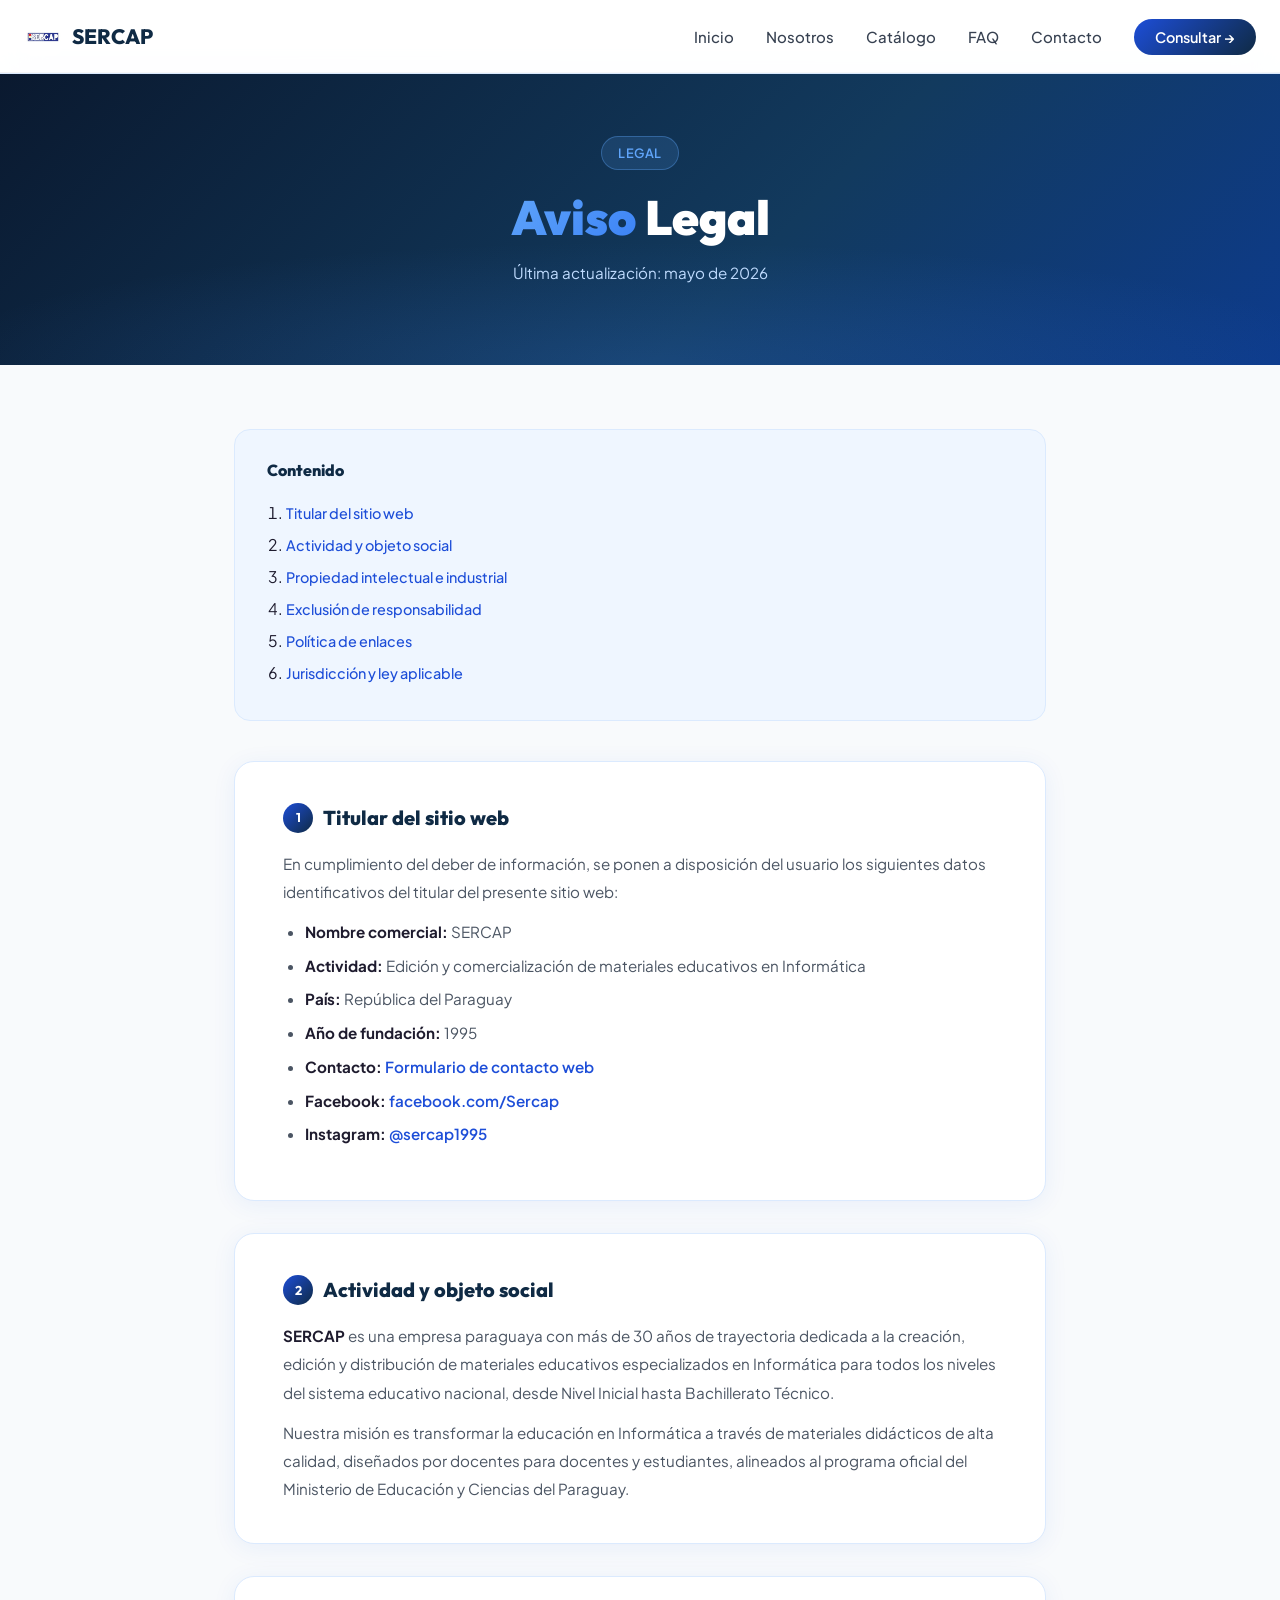
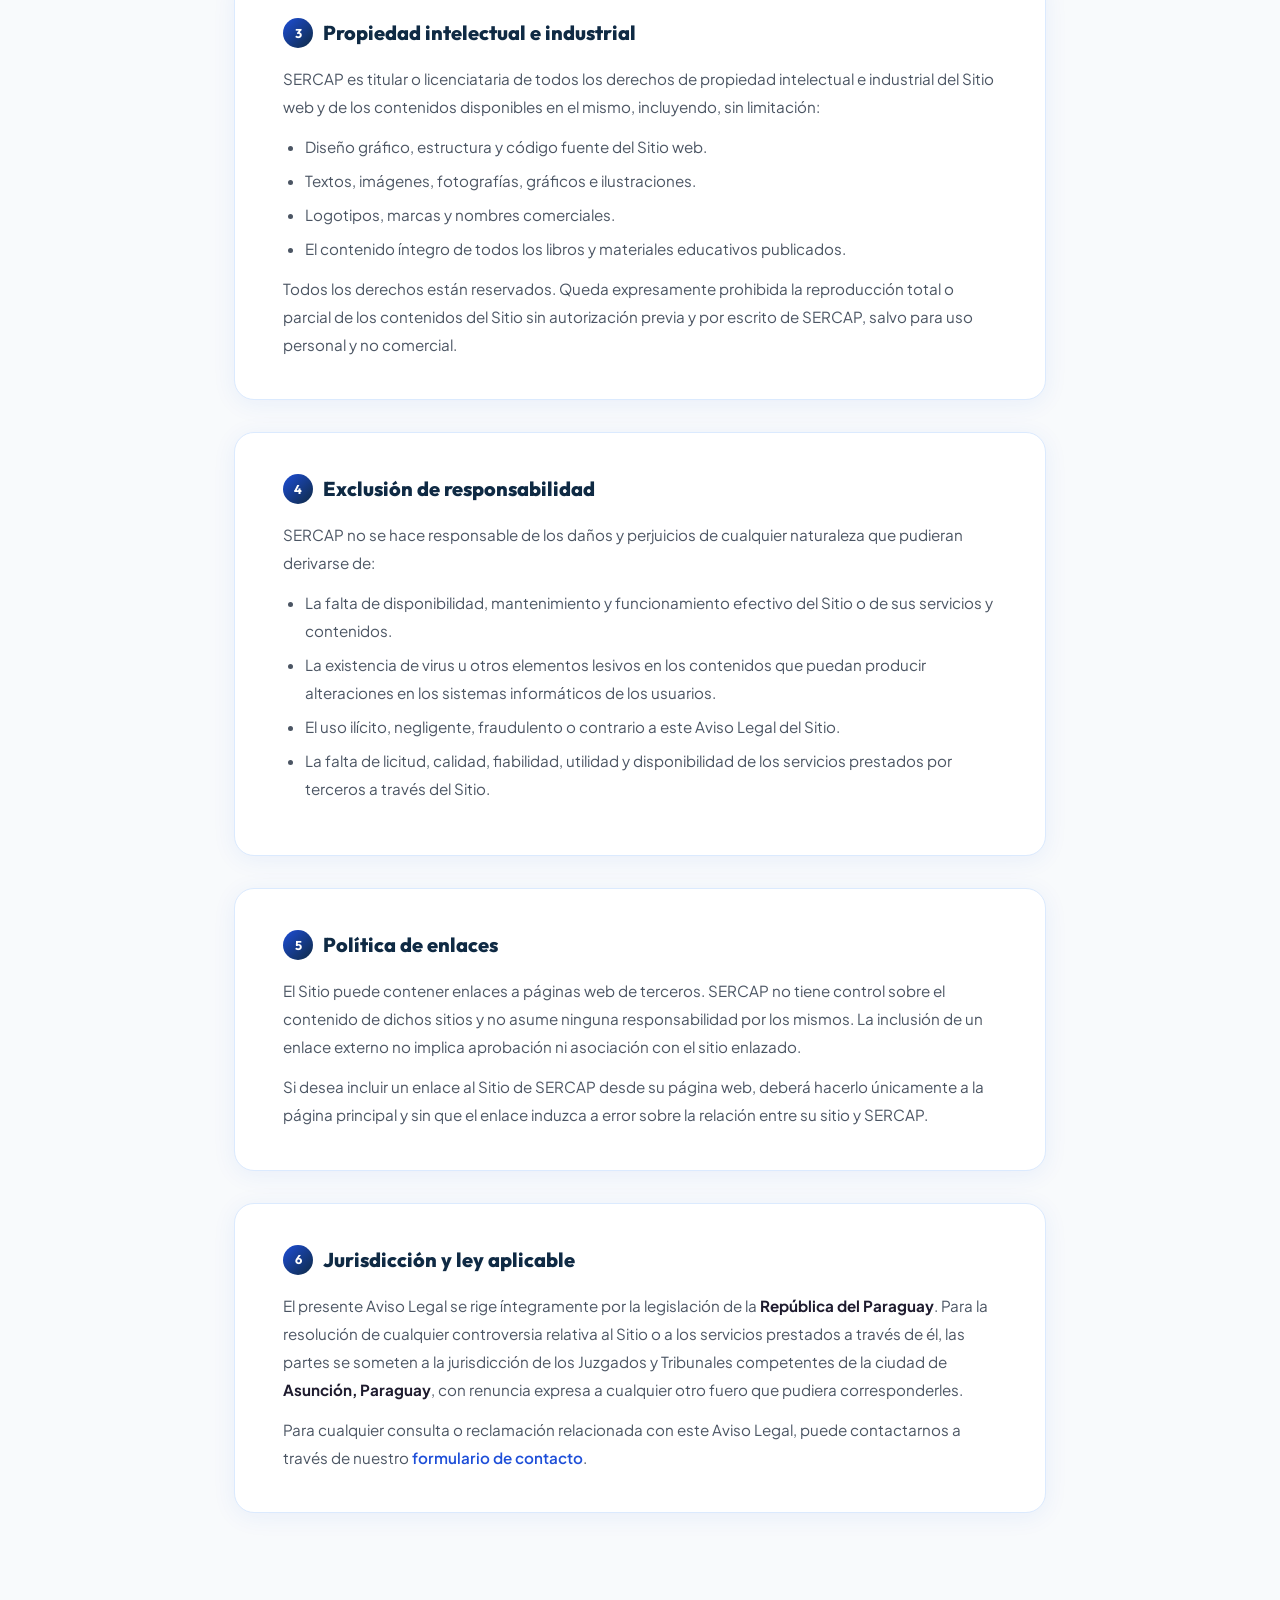
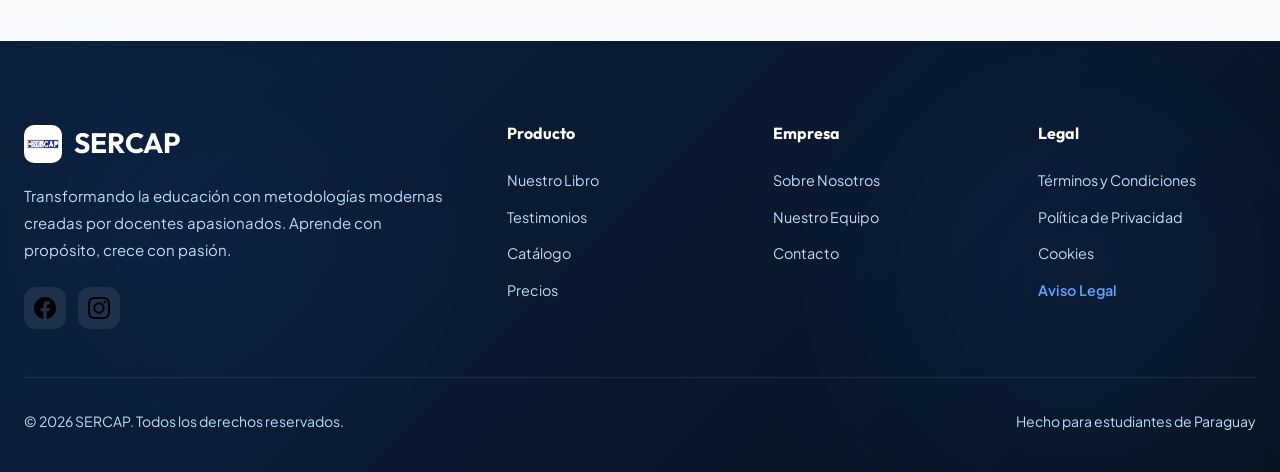
<file: SERCAP/aviso-legal.html>
<!DOCTYPE html>
<html lang="es">
<head>
    <meta charset="UTF-8">
    <meta name="viewport" content="width=device-width, initial-scale=1.0">
    <meta name="description" content="Aviso Legal de SERCAP. Información sobre el titular del sitio web y sus condiciones de uso.">
    <title>Aviso Legal – SERCAP</title>
    <link rel="shortcut icon" href="./img/logo.jpg" type="image/x-icon">
    <link rel="preconnect" href="https://fonts.googleapis.com">
    <link rel="preconnect" href="https://fonts.gstatic.com" crossorigin>
    <link href="https://fonts.googleapis.com/css2?family=Outfit:wght@400;600;700;800;900&family=Plus+Jakarta+Sans:wght@400;500;600;700&display=swap" rel="stylesheet">
    <link rel="stylesheet" href="legal.css">
</head>
<body>

<!-- ══ NAVBAR ══ -->
<nav class="navbar">
    <div class="navbar-container">
        <a href="index.html" class="navbar-logo">
            <div class="navbar-logo-icon"><img src="./img/logo.jpg" alt="Logo SERCAP"></div>
            <span>SERCAP</span>
        </a>
        <ul class="navbar-menu" id="navbarMenu">
            <li><a href="index.html" class="navbar-link">Inicio</a></li>
            <li><a href="nosotros.html" class="navbar-link">Nosotros</a></li>
            <li><a href="libros.html" class="navbar-link">Catálogo</a></li>
            <li><a href="faq.html" class="navbar-link">FAQ</a></li>
            <li><a href="contacto.html" class="navbar-link">Contacto</a></li>
            <li><a href="contacto.html" class="navbar-cta">Consultar →</a></li>
        </ul>
        <button class="navbar-toggle" id="navbarToggle" aria-label="Abrir menú">
            <span></span><span></span><span></span>
        </button>
    </div>
</nav>

<!-- ══ HERO ══ -->
<section class="legal-hero">
    <div class="legal-hero-badge">Legal</div>
    <h1><span>Aviso</span> Legal</h1>
    <p>Última actualización: mayo de 2026</p>
</section>

<!-- ══ CONTENIDO ══ -->
<main class="legal-body">

    <nav class="legal-index">
        <h3>Contenido</h3>
        <ol>
            <li><a href="#titular">Titular del sitio web</a></li>
            <li><a href="#actividad">Actividad y objeto social</a></li>
            <li><a href="#propiedad-intelectual">Propiedad intelectual e industrial</a></li>
            <li><a href="#exclusion">Exclusión de responsabilidad</a></li>
            <li><a href="#enlaces">Política de enlaces</a></li>
            <li><a href="#jurisdiccion">Jurisdicción y ley aplicable</a></li>
        </ol>
    </nav>

    <div class="legal-card" id="titular">
        <h2><span class="section-num">1</span> Titular del sitio web</h2>
        <p>En cumplimiento del deber de información, se ponen a disposición del usuario los siguientes datos identificativos del titular del presente sitio web:</p>
        <ul>
            <li><strong>Nombre comercial:</strong> SERCAP</li>
            <li><strong>Actividad:</strong> Edición y comercialización de materiales educativos en Informática</li>
            <li><strong>País:</strong> República del Paraguay</li>
            <li><strong>Año de fundación:</strong> 1995</li>
            <li><strong>Contacto:</strong> <a href="index.html#contacto">Formulario de contacto web</a></li>
            <li><strong>Facebook:</strong> <a href="https://www.facebook.com/people/Sercap/100063631775891/" target="_blank">facebook.com/Sercap</a></li>
            <li><strong>Instagram:</strong> <a href="https://www.instagram.com/sercap1995" target="_blank">@sercap1995</a></li>
        </ul>
    </div>

    <div class="legal-card" id="actividad">
        <h2><span class="section-num">2</span> Actividad y objeto social</h2>
        <p><strong>SERCAP</strong> es una empresa paraguaya con más de 30 años de trayectoria dedicada a la creación, edición y distribución de materiales educativos especializados en Informática para todos los niveles del sistema educativo nacional, desde Nivel Inicial hasta Bachillerato Técnico.</p>
        <p>Nuestra misión es transformar la educación en Informática a través de materiales didácticos de alta calidad, diseñados por docentes para docentes y estudiantes, alineados al programa oficial del Ministerio de Educación y Ciencias del Paraguay.</p>
    </div>

    <div class="legal-card" id="propiedad-intelectual">
        <h2><span class="section-num">3</span> Propiedad intelectual e industrial</h2>
        <p>SERCAP es titular o licenciataria de todos los derechos de propiedad intelectual e industrial del Sitio web y de los contenidos disponibles en el mismo, incluyendo, sin limitación:</p>
        <ul>
            <li>Diseño gráfico, estructura y código fuente del Sitio web.</li>
            <li>Textos, imágenes, fotografías, gráficos e ilustraciones.</li>
            <li>Logotipos, marcas y nombres comerciales.</li>
            <li>El contenido íntegro de todos los libros y materiales educativos publicados.</li>
        </ul>
        <p>Todos los derechos están reservados. Queda expresamente prohibida la reproducción total o parcial de los contenidos del Sitio sin autorización previa y por escrito de SERCAP, salvo para uso personal y no comercial.</p>
    </div>

    <div class="legal-card" id="exclusion">
        <h2><span class="section-num">4</span> Exclusión de responsabilidad</h2>
        <p>SERCAP no se hace responsable de los daños y perjuicios de cualquier naturaleza que pudieran derivarse de:</p>
        <ul>
            <li>La falta de disponibilidad, mantenimiento y funcionamiento efectivo del Sitio o de sus servicios y contenidos.</li>
            <li>La existencia de virus u otros elementos lesivos en los contenidos que puedan producir alteraciones en los sistemas informáticos de los usuarios.</li>
            <li>El uso ilícito, negligente, fraudulento o contrario a este Aviso Legal del Sitio.</li>
            <li>La falta de licitud, calidad, fiabilidad, utilidad y disponibilidad de los servicios prestados por terceros a través del Sitio.</li>
        </ul>
    </div>

    <div class="legal-card" id="enlaces">
        <h2><span class="section-num">5</span> Política de enlaces</h2>
        <p>El Sitio puede contener enlaces a páginas web de terceros. SERCAP no tiene control sobre el contenido de dichos sitios y no asume ninguna responsabilidad por los mismos. La inclusión de un enlace externo no implica aprobación ni asociación con el sitio enlazado.</p>
        <p>Si desea incluir un enlace al Sitio de SERCAP desde su página web, deberá hacerlo únicamente a la página principal y sin que el enlace induzca a error sobre la relación entre su sitio y SERCAP.</p>
    </div>

    <div class="legal-card" id="jurisdiccion">
        <h2><span class="section-num">6</span> Jurisdicción y ley aplicable</h2>
        <p>El presente Aviso Legal se rige íntegramente por la legislación de la <strong>República del Paraguay</strong>. Para la resolución de cualquier controversia relativa al Sitio o a los servicios prestados a través de él, las partes se someten a la jurisdicción de los Juzgados y Tribunales competentes de la ciudad de <strong>Asunción, Paraguay</strong>, con renuncia expresa a cualquier otro fuero que pudiera corresponderles.</p>
        <p>Para cualquier consulta o reclamación relacionada con este Aviso Legal, puede contactarnos a través de nuestro <a href="index.html#contacto">formulario de contacto</a>.</p>
    </div>

</main>

<!-- ══ FOOTER ══ -->
<footer class="footer">
    <div class="footer-inner">
        <div class="footer-grid">
            <div>
                <div class="footer-brand-logo">
                    <div class="navbar-logo-icon"><img src="./img/logo.jpg" alt="Logo SERCAP"></div>
                    SERCAP
                </div>
                <p class="footer-description">Transformando la educación con metodologías modernas creadas por docentes apasionados. Aprende con propósito, crece con pasión.</p>
                <div class="social-links">
                    <a href="https://www.facebook.com/people/Sercap/100063631775891/" class="social-link" aria-label="Facebook" target="_blank"><img src="./img/mini-icons/fb-icon.svg" alt="Facebook" width="22"></a>
                    <a href="https://www.instagram.com/sercap1995?igsh=cTNyZ2Y4M3Jtcmlj" class="social-link" aria-label="Instagram" target="_blank"><img src="./img/mini-icons/ig-icon.svg" alt="Instagram" style="width:22px;border-radius:5px;"></a>
                </div>
            </div>
            <div>
                <h4 class="footer-col-title">Producto</h4>
                <ul class="footer-links">
                    <li><a href="index.html#libro">Nuestro Libro</a></li>
                    <li><a href="index.html#testimonios">Testimonios</a></li>
                    <li><a href="libros.html">Catálogo</a></li>
                    <li><a href="index.html#contacto">Precios</a></li>
                </ul>
            </div>
            <div>
                <h4 class="footer-col-title">Empresa</h4>
                <ul class="footer-links">
                    <li><a href="index.html#sobre-nosotros">Sobre Nosotros</a></li>
                    <li><a href="index.html#sobre-nosotros">Nuestro Equipo</a></li>
                    <li><a href="index.html#contacto">Contacto</a></li>
                </ul>
            </div>
            <div>
                <h4 class="footer-col-title">Legal</h4>
                <ul class="footer-links">
                    <li><a href="terminos-y-condiciones.html">Términos y Condiciones</a></li>
                    <li><a href="politica-de-privacidad.html">Política de Privacidad</a></li>
                    <li><a href="cookies.html">Cookies</a></li>
                    <li><a href="aviso-legal.html" class="active-page">Aviso Legal</a></li>
                </ul>
            </div>
        </div>
        <hr class="footer-divider">
        <div class="footer-bottom">
            <span>© 2026 SERCAP. Todos los derechos reservados.</span>
            <span>Hecho para estudiantes de Paraguay</span>
        </div>
    </div>
</footer>

<script src="legal.js"></script>
</body>
</html>
</file>
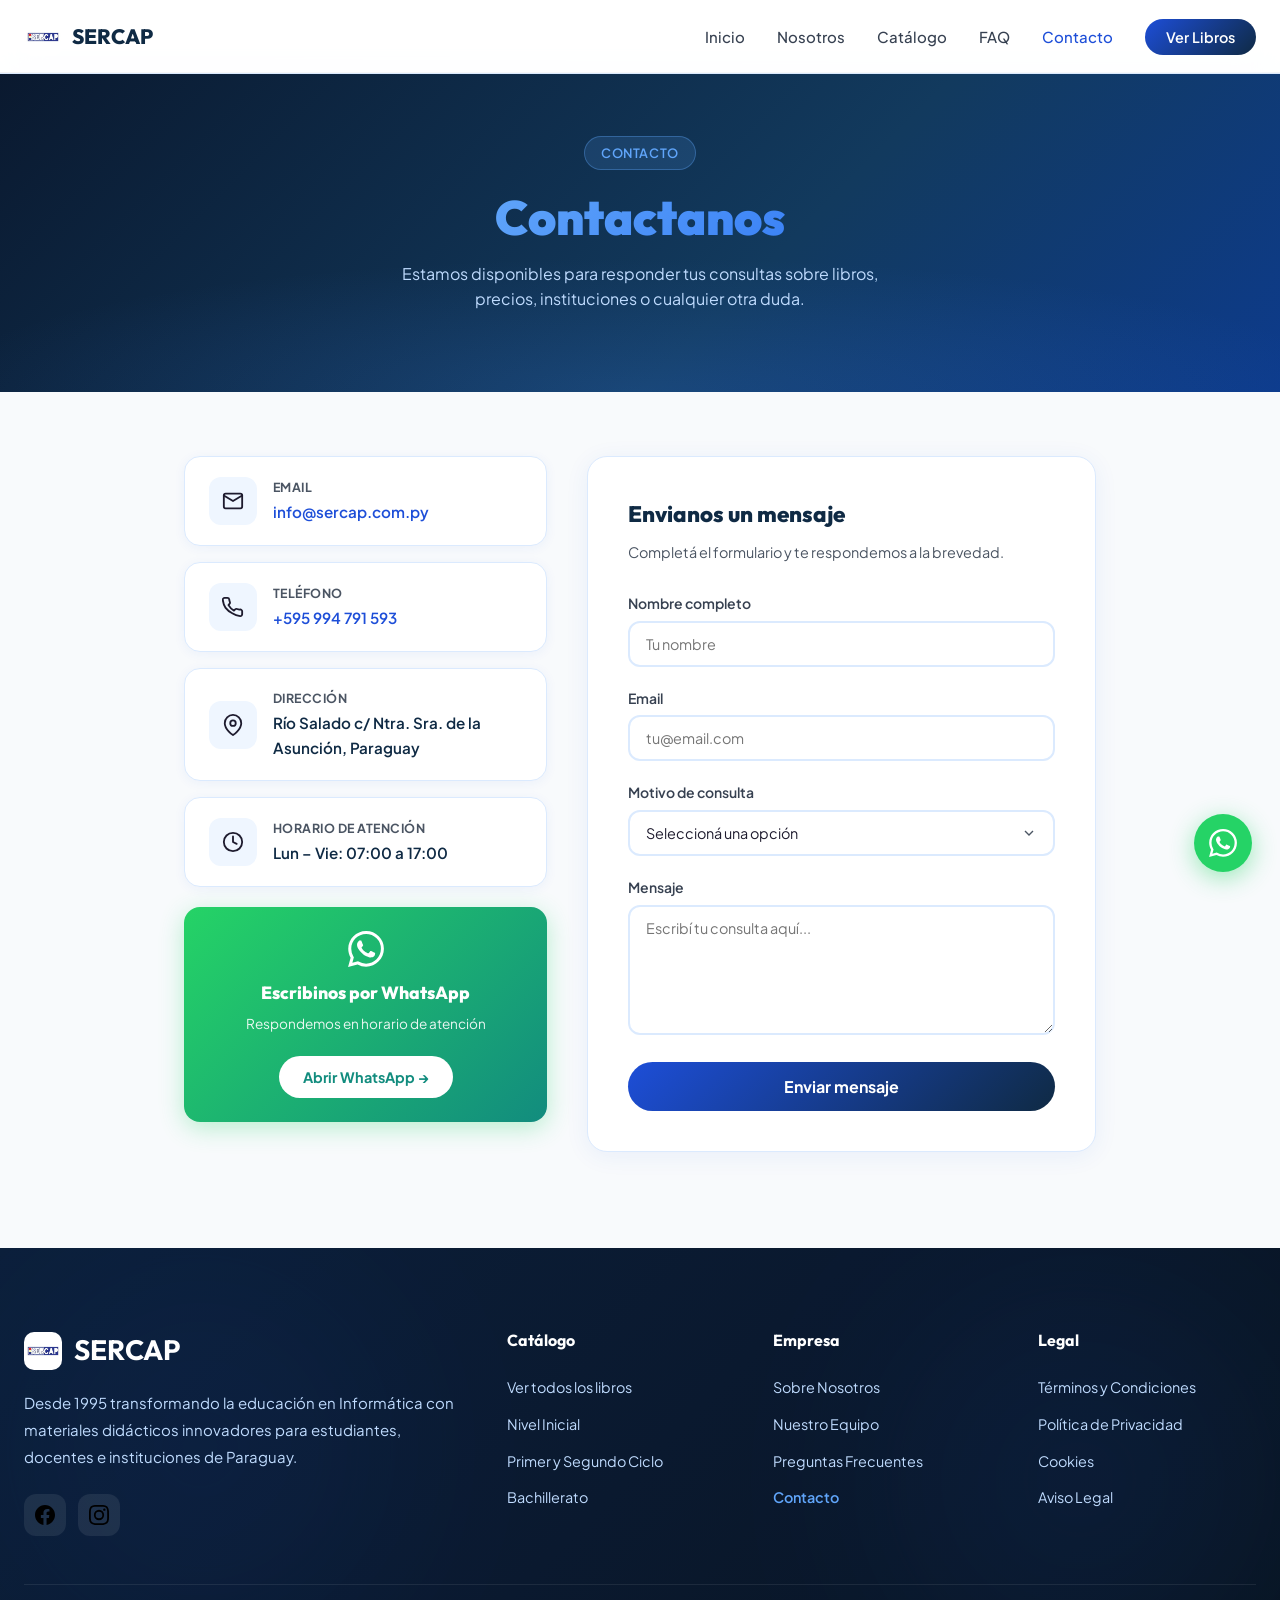
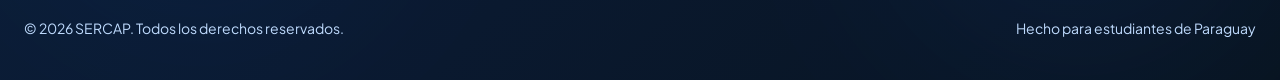
<file: SERCAP/contacto.html>
<!DOCTYPE html>
<html lang="es">
<head>
    <meta charset="UTF-8">
    <meta name="viewport" content="width=device-width, initial-scale=1.0">
    <meta name="description" content="Contactá a SERCAP. Estamos disponibles por email, teléfono y WhatsApp para responder tus consultas.">
    <title>Contacto – SERCAP</title>
    <link rel="shortcut icon" href="./img/logo.jpg" type="image/x-icon">
    <link rel="preconnect" href="https://fonts.googleapis.com">
    <link rel="preconnect" href="https://fonts.gstatic.com" crossorigin>
    <link href="https://fonts.googleapis.com/css2?family=Outfit:wght@400;600;700;800;900&family=Plus+Jakarta+Sans:wght@400;500;600;700&display=swap" rel="stylesheet">
    <link rel="stylesheet" href="legal.css">
    <style>
        .contacto-hero {
            margin-top:72px;
            background:linear-gradient(135deg,var(--purple-950) 0%,var(--purple-800) 60%,#0d3b8c 100%);
            padding:4rem 1.5rem 5rem; text-align:center; position:relative; overflow:hidden;
        }
        .contacto-hero::before {
            content:''; position:absolute; inset:0;
            background:radial-gradient(ellipse 80% 60% at 50% 100%,rgba(59,130,246,.18) 0%,transparent 70%);
        }
        .contacto-hero-badge {
            display:inline-flex; align-items:center; gap:.4rem;
            background:rgba(96,165,250,.15); border:1px solid rgba(96,165,250,.35);
            color:var(--teal-300); padding:.35rem 1rem; border-radius:100px;
            font-size:.8rem; font-weight:600; letter-spacing:.04em; text-transform:uppercase;
            margin-bottom:1.25rem; position:relative;
        }
        .contacto-hero h1 {
            font-family:var(--font-display); font-size:clamp(2rem,5vw,3rem); font-weight:900;
            color:#fff; margin-bottom:1rem; line-height:1.15; position:relative;
        }
        .contacto-hero h1 span {
            background:linear-gradient(135deg,var(--teal-300),var(--purple-500));
            -webkit-background-clip:text; -webkit-text-fill-color:transparent; background-clip:text;
        }
        .contacto-hero p { color:var(--purple-200); max-width:500px; margin:0 auto; font-size:1rem; position:relative; }

        /* Body */
        .contacto-body { max-width:960px; margin:0 auto; padding:4rem 1.5rem 6rem; }
        .contacto-grid { display:grid; grid-template-columns:1fr 1.4fr; gap:2.5rem; align-items:start; }

        /* Info cards */
        .info-cards { display:flex; flex-direction:column; gap:1rem; }
        .info-card {
            background:#fff; border:1px solid var(--purple-100); border-radius:16px;
            padding:1.25rem 1.5rem; display:flex; align-items:center; gap:1rem;
            box-shadow:0 2px 12px rgba(29,78,216,.06);
            transition:transform .25s;
        }
        .info-card:hover { transform:translateX(6px); }
        .info-icon { font-size:1.6rem; flex-shrink:0; width:48px; height:48px; display:flex; align-items:center; justify-content:center; background:var(--purple-50); border-radius:12px; }
        .info-label { font-size:.78rem; font-weight:700; color:var(--gray-600); text-transform:uppercase; letter-spacing:.04em; margin-bottom:.15rem; }
        .info-value { font-size:.95rem; font-weight:600; color:var(--purple-900); }
        .info-value a { color:var(--purple-700); }
        .info-value a:hover { text-decoration:underline; }

        /* WhatsApp card */
        .whatsapp-card {
            background:linear-gradient(135deg,#25D366,#128C7E);
            border:none; border-radius:16px; padding:1.5rem;
            text-align:center; color:#fff; margin-top:.5rem;
            box-shadow:0 6px 24px rgba(37,211,102,.3);
            transition:transform .25s, box-shadow .25s;
        }
        .whatsapp-card:hover { transform:translateY(-4px); box-shadow:0 12px 32px rgba(37,211,102,.4); }
        .whatsapp-card svg { display:block; margin:0 auto .75rem; }
        .whatsapp-card p { margin-bottom:.35rem; }
        .whatsapp-card .wa-title { font-family:var(--font-display); font-size:1.1rem; font-weight:800; }
        .whatsapp-card .wa-sub { font-size:.85rem; opacity:.9; }
        .whatsapp-card .wa-btn {
            display:inline-block; margin-top:1rem; background:#fff; color:#128C7E;
            padding:.6rem 1.5rem; border-radius:100px; font-weight:700; font-size:.9rem;
            transition:transform .2s;
        }
        .whatsapp-card .wa-btn:hover { transform:scale(1.05); }

        /* Formulario */
        .form-card {
            background:#fff; border:1px solid var(--purple-100); border-radius:20px;
            padding:2.5rem; box-shadow:0 4px 24px rgba(29,78,216,.07);
        }
        .form-card h2 { font-family:var(--font-display); font-size:1.4rem; font-weight:800; color:var(--purple-900); margin-bottom:.5rem; }
        .form-card p { color:var(--gray-600); font-size:.9rem; margin-bottom:1.75rem; }
        .form-group { margin-bottom:1.25rem; }
        .form-label { display:block; font-size:.875rem; font-weight:600; color:var(--gray-700); margin-bottom:.4rem; }
        .form-input, .form-select, .form-textarea {
            width:100%; padding:.75rem 1rem; border:2px solid var(--purple-100);
            border-radius:12px; font-family:var(--font-body); font-size:.9rem;
            color:var(--gray-900); background:#fff; transition:border-color .2s;
            outline:none;
        }
        .form-input:focus, .form-select:focus, .form-textarea:focus { border-color:var(--purple-700); }
        .form-textarea { height:130px; resize:vertical; }
        .form-select { appearance:none; background-image:url("data:image/svg+xml,%3Csvg xmlns='http://www.w3.org/2000/svg' width='16' height='16' viewBox='0 0 24 24' fill='none' stroke='%234B5563' stroke-width='2'%3E%3Cpath d='M6 9l6 6 6-6'/%3E%3C/svg%3E"); background-repeat:no-repeat; background-position:right 1rem center; padding-right:2.5rem; }
        .btn-submit-c {
            width:100%; padding:.9rem; border-radius:100px;
            background:linear-gradient(135deg,var(--purple-700),var(--purple-900));
            color:#fff; font-size:1rem; font-weight:700; font-family:var(--font-body);
            border:none; cursor:pointer; transition:transform .25s,box-shadow .25s;
        }
        .btn-submit-c:hover { transform:translateY(-2px); box-shadow:0 10px 28px rgba(29,78,216,.3); }

        /* WhatsApp FAB */
        .whatsapp-fab { position:fixed; bottom:1.75rem; right:1.75rem; z-index:9999; width:58px; height:58px; border-radius:50%; background:#25D366; color:#fff; display:flex; align-items:center; justify-content:center; box-shadow:0 6px 24px rgba(37,211,102,.45); transition:transform .3s,box-shadow .3s; }
        .whatsapp-fab:hover { transform:scale(1.12) translateY(-3px); box-shadow:0 12px 32px rgba(37,211,102,.55); }

        @media(max-width:768px) {
            .contacto-grid { grid-template-columns:1fr; }
            .contacto-body { padding:2.5rem 1rem 4rem; }
            .form-card { padding:1.75rem 1.25rem; }
        }
    </style>
</head>
<body>

<!-- ══ NAVBAR ══ -->
<nav class="navbar">
    <div class="navbar-container">
        <a href="index.html" class="navbar-logo">
            <div class="navbar-logo-icon"><img src="./img/logo.jpg" alt="Logo SERCAP"></div>
            <span>SERCAP</span>
        </a>
        <ul class="navbar-menu" id="navbarMenu">
            <li><a href="index.html" class="navbar-link">Inicio</a></li>
            <li><a href="nosotros.html" class="navbar-link">Nosotros</a></li>
            <li><a href="libros.html" class="navbar-link">Catálogo</a></li>
            <li><a href="faq.html" class="navbar-link">FAQ</a></li>
            <li><a href="contacto.html" class="navbar-link active">Contacto</a></li>
            <li><a href="libros.html" class="navbar-cta">Ver Libros</a></li>
        </ul>
        <button class="navbar-toggle" id="navbarToggle" aria-label="Abrir menú">
            <span></span><span></span><span></span>
        </button>
    </div>
</nav>

<!-- ══ HERO ══ -->
<section class="contacto-hero">
    <div class="contacto-hero-badge">Contacto</div>
    <h1><span>Contactanos</span></h1>
    <p>Estamos disponibles para responder tus consultas sobre libros, precios, instituciones o cualquier otra duda.</p>
</section>

<!-- ══ CONTENIDO ══ -->
<div class="contacto-body">
    <div class="contacto-grid">

        <!-- Columna izquierda: info -->
        <div>
            <div class="info-cards">
                <div class="info-card">
                    <div class="info-icon"><svg viewBox="0 0 24 24" fill="none" stroke="currentColor" stroke-width="2" stroke-linecap="round" stroke-linejoin="round" width="22" height="22" aria-hidden="true"><path d="M4 4h16c1.1 0 2 .9 2 2v12c0 1.1-.9 2-2 2H4c-1.1 0-2-.9-2-2V6c0-1.1.9-2 2-2z"/><polyline points="22,6 12,12 2,6"/></svg></div>
                    <div>
                        <div class="info-label">Email</div>
                        <div class="info-value"><a href="mailto:info@sercap.com.py">info@sercap.com.py</a></div>
                    </div>
                </div>
                <div class="info-card">
                    <div class="info-icon"><svg viewBox="0 0 24 24" fill="none" stroke="currentColor" stroke-width="2" stroke-linecap="round" stroke-linejoin="round" width="22" height="22" aria-hidden="true"><path d="M22 16.92v3a2 2 0 01-2.18 2 19.79 19.79 0 01-8.63-3.07A19.5 19.5 0 013.95 13a19.79 19.79 0 01-3.07-8.67A2 2 0 012.88 2h3a2 2 0 012 1.72 12.84 12.84 0 00.7 2.81 2 2 0 01-.45 2.11L7.09 9.91a16 16 0 006 6l1.27-1.27a2 2 0 012.11-.45 12.84 12.84 0 002.81.7A2 2 0 0122 16.92z"/></svg></div>
                    <div>
                        <div class="info-label">Teléfono</div>
                        <div class="info-value"><a href="tel:+595994791593">+595 994 791 593</a></div>
                    </div>
                </div>
                <div class="info-card">
                    <div class="info-icon"><svg viewBox="0 0 24 24" fill="none" stroke="currentColor" stroke-width="2" stroke-linecap="round" stroke-linejoin="round" width="22" height="22" aria-hidden="true"><path d="M21 10c0 7-9 13-9 13s-9-6-9-13a9 9 0 0118 0z"/><circle cx="12" cy="10" r="3"/></svg></div>
                    <div>
                        <div class="info-label">Dirección</div>
                        <div class="info-value">Río Salado c/ Ntra. Sra. de la Asunción, Paraguay</div>
                    </div>
                </div>
                <div class="info-card">
                    <div class="info-icon"><svg viewBox="0 0 24 24" fill="none" stroke="currentColor" stroke-width="2" stroke-linecap="round" stroke-linejoin="round" width="22" height="22" aria-hidden="true"><circle cx="12" cy="12" r="10"/><polyline points="12 6 12 12 16 14"/></svg></div>
                    <div>
                        <div class="info-label">Horario de Atención</div>
                        <div class="info-value">Lun – Vie: 07:00 a 17:00</div>
                    </div>
                </div>
            </div>

            <!-- WhatsApp destacado -->
            <a href="https://wa.me/994791593?text=Hola%20SERCAP%2C%20me%20gustar%C3%ADa%20obtener%20m%C3%A1s%20informaci%C3%B3n." target="_blank" rel="noopener" class="whatsapp-card" style="display:block; text-decoration:none; margin-top:1.25rem;">
                <svg xmlns="http://www.w3.org/2000/svg" viewBox="0 0 24 24" fill="white" width="36" height="36">
                    <path d="M17.472 14.382c-.297-.149-1.758-.867-2.03-.967-.273-.099-.471-.148-.67.15-.197.297-.767.966-.94 1.164-.173.199-.347.223-.644.075-.297-.15-1.255-.463-2.39-1.475-.883-.788-1.48-1.761-1.653-2.059-.173-.297-.018-.458.13-.606.134-.133.298-.347.446-.52.149-.174.198-.298.298-.497.099-.198.05-.371-.025-.52-.075-.149-.669-1.612-.916-2.207-.242-.579-.487-.5-.669-.51-.173-.008-.371-.01-.57-.01-.198 0-.52.074-.792.372-.272.297-1.04 1.016-1.04 2.479 0 1.462 1.065 2.875 1.213 3.074.149.198 2.096 3.2 5.077 4.487.709.306 1.262.489 1.694.625.712.227 1.36.195 1.871.118.571-.085 1.758-.719 2.006-1.413.248-.694.248-1.289.173-1.413-.074-.124-.272-.198-.57-.347m-5.421 7.403h-.004a9.87 9.87 0 01-5.031-1.378l-.361-.214-3.741.982.998-3.648-.235-.374a9.86 9.86 0 01-1.51-5.26c.001-5.45 4.436-9.884 9.888-9.884 2.64 0 5.122 1.03 6.988 2.898a9.825 9.825 0 012.893 6.994c-.003 5.45-4.437 9.884-9.885 9.884m8.413-18.297A11.815 11.815 0 0012.05 0C5.495 0 .16 5.335.157 11.892c0 2.096.547 4.142 1.588 5.945L.057 24l6.305-1.654a11.882 11.882 0 005.683 1.448h.005c6.554 0 11.89-5.335 11.893-11.893a11.821 11.821 0 00-3.48-8.413z"/>
                </svg>
                <p class="wa-title">Escribinos por WhatsApp</p>
                <p class="wa-sub">Respondemos en horario de atención</p>
                <span class="wa-btn">Abrir WhatsApp →</span>
            </a>
        </div>

        <!-- Columna derecha: formulario -->
        <div class="form-card">
            <h2>Envianos un mensaje</h2>
            <p>Completá el formulario y te respondemos a la brevedad.</p>
            <form id="contactForm" action="https://formspree.io/info@sercap.com.py" method="POST">
                <div class="form-group">
                    <label class="form-label" for="name">Nombre completo</label>
                    <input type="text" id="name" name="name" class="form-input" placeholder="Tu nombre" required>
                </div>
                <div class="form-group">
                    <label class="form-label" for="email">Email</label>
                    <input type="email" id="email" name="email" class="form-input" placeholder="tu@email.com" required>
                </div>
                <div class="form-group">
                    <label class="form-label" for="motivo">Motivo de consulta</label>
                    <select id="motivo" name="motivo" class="form-select" required>
                        <option value="" disabled selected>Seleccioná una opción</option>
                        <option value="libros">Consulta sobre libros</option>
                        <option value="precios">Precios y disponibilidad</option>
                        <option value="instituciones">Compras institucionales</option>
                        <option value="robotica">Área de Robótica</option>
                        <option value="otro">Otro</option>
                    </select>
                </div>
                <div class="form-group">
                    <label class="form-label" for="message">Mensaje</label>
                    <textarea id="message" name="message" class="form-textarea" placeholder="Escribí tu consulta aquí..." required></textarea>
                </div>
                <button type="submit" class="btn-submit-c">Enviar mensaje</button>
            </form>
        </div>

    </div>
</div>

<!-- ══ FOOTER ══ -->
<footer class="footer">
    <div class="footer-inner">
        <div class="footer-grid">
            <div>
                <div class="footer-brand-logo">
                    <div class="navbar-logo-icon"><img src="./img/logo.jpg" alt="Logo SERCAP"></div>
                    SERCAP
                </div>
                <p class="footer-description">Desde 1995 transformando la educación en Informática con materiales didácticos innovadores para estudiantes, docentes e instituciones de Paraguay.</p>
                <div class="social-links">
                    <a href="https://www.facebook.com/people/Sercap/100063631775891/" class="social-link" aria-label="Facebook" target="_blank"><img src="./img/mini-icons/fb-icon.svg" alt="Facebook" width="20px"></a>
                    <a href="https://www.instagram.com/sercap1995?igsh=cTNyZ2Y4M3Jtcmlj" class="social-link" aria-label="Instagram" target="_blank"><img src="./img/mini-icons/ig-icon.svg" alt="Instagram" style="width:20px;border-radius:4px;"></a>
                </div>
            </div>
            <div>
                <h4 class="footer-col-title">Catálogo</h4>
                <ul class="footer-links">
                    <li><a href="libros.html">Ver todos los libros</a></li>
                    <li><a href="libros.html">Nivel Inicial</a></li>
                    <li><a href="libros.html">Primer y Segundo Ciclo</a></li>
                    <li><a href="libros.html">Bachillerato</a></li>
                </ul>
            </div>
            <div>
                <h4 class="footer-col-title">Empresa</h4>
                <ul class="footer-links">
                    <li><a href="nosotros.html">Sobre Nosotros</a></li>
                    <li><a href="nosotros.html#equipo">Nuestro Equipo</a></li>
                    <li><a href="faq.html">Preguntas Frecuentes</a></li>
                    <li><a href="contacto.html" class="active-page">Contacto</a></li>
                </ul>
            </div>
            <div>
                <h4 class="footer-col-title">Legal</h4>
                <ul class="footer-links">
                    <li><a href="terminos-y-condiciones.html">Términos y Condiciones</a></li>
                    <li><a href="politica-de-privacidad.html">Política de Privacidad</a></li>
                    <li><a href="cookies.html">Cookies</a></li>
                    <li><a href="aviso-legal.html">Aviso Legal</a></li>
                </ul>
            </div>
        </div>
        <hr class="footer-divider">
        <div class="footer-bottom">
            <span>© 2026 SERCAP. Todos los derechos reservados.</span>
            <span>Hecho para estudiantes de Paraguay</span>
        </div>
    </div>
</footer>

<!-- WhatsApp FAB -->
<a href="https://wa.me/994791593?text=Hola%20SERCAP%2C%20me%20gustar%C3%ADa%20obtener%20m%C3%A1s%20informaci%C3%B3n."
   class="whatsapp-fab" target="_blank" rel="noopener noreferrer" aria-label="Contactar por WhatsApp">
    <svg xmlns="http://www.w3.org/2000/svg" viewBox="0 0 24 24" fill="currentColor" width="28" height="28">
        <path d="M17.472 14.382c-.297-.149-1.758-.867-2.03-.967-.273-.099-.471-.148-.67.15-.197.297-.767.966-.94 1.164-.173.199-.347.223-.644.075-.297-.15-1.255-.463-2.39-1.475-.883-.788-1.48-1.761-1.653-2.059-.173-.297-.018-.458.13-.606.134-.133.298-.347.446-.52.149-.174.198-.298.298-.497.099-.198.05-.371-.025-.52-.075-.149-.669-1.612-.916-2.207-.242-.579-.487-.5-.669-.51-.173-.008-.371-.01-.57-.01-.198 0-.52.074-.792.372-.272.297-1.04 1.016-1.04 2.479 0 1.462 1.065 2.875 1.213 3.074.149.198 2.096 3.2 5.077 4.487.709.306 1.262.489 1.694.625.712.227 1.36.195 1.871.118.571-.085 1.758-.719 2.006-1.413.248-.694.248-1.289.173-1.413-.074-.124-.272-.198-.57-.347m-5.421 7.403h-.004a9.87 9.87 0 01-5.031-1.378l-.361-.214-3.741.982.998-3.648-.235-.374a9.86 9.86 0 01-1.51-5.26c.001-5.45 4.436-9.884 9.888-9.884 2.64 0 5.122 1.03 6.988 2.898a9.825 9.825 0 012.893 6.994c-.003 5.45-4.437 9.884-9.885 9.884m8.413-18.297A11.815 11.815 0 0012.05 0C5.495 0 .16 5.335.157 11.892c0 2.096.547 4.142 1.588 5.945L.057 24l6.305-1.654a11.882 11.882 0 005.683 1.448h.005c6.554 0 11.89-5.335 11.893-11.893a11.821 11.821 0 00-3.48-8.413z"/>
    </svg>
</a>

<script src="legal.js"></script>
<script>
const cf = document.getElementById('contactForm');
if (cf) {
    cf.addEventListener('submit', async function(e) {
        e.preventDefault();
        const btn = this.querySelector('button[type="submit"]');
        const orig = btn.textContent;
        btn.textContent = 'Enviando…'; btn.disabled = true;
        try {
            const res = await fetch(this.action, { method:'POST', body:new FormData(this), headers:{'Accept':'application/json'} });
            if (res.ok) {
                btn.textContent = 'Mensaje enviado';
                btn.style.background = 'linear-gradient(135deg,#10b981,#059669)';
                this.reset();
                setTimeout(() => { btn.textContent = orig; btn.style.background = ''; btn.disabled = false; }, 4000);
            } else throw new Error();
        } catch {
            btn.textContent = 'Error, volvé a intentar';
            btn.style.background = 'linear-gradient(135deg,#ef4444,#dc2626)';
            btn.disabled = false;
            setTimeout(() => { btn.textContent = orig; btn.style.background = ''; }, 3500);
        }
    });
}
</script>
</body>
</html>
</file>
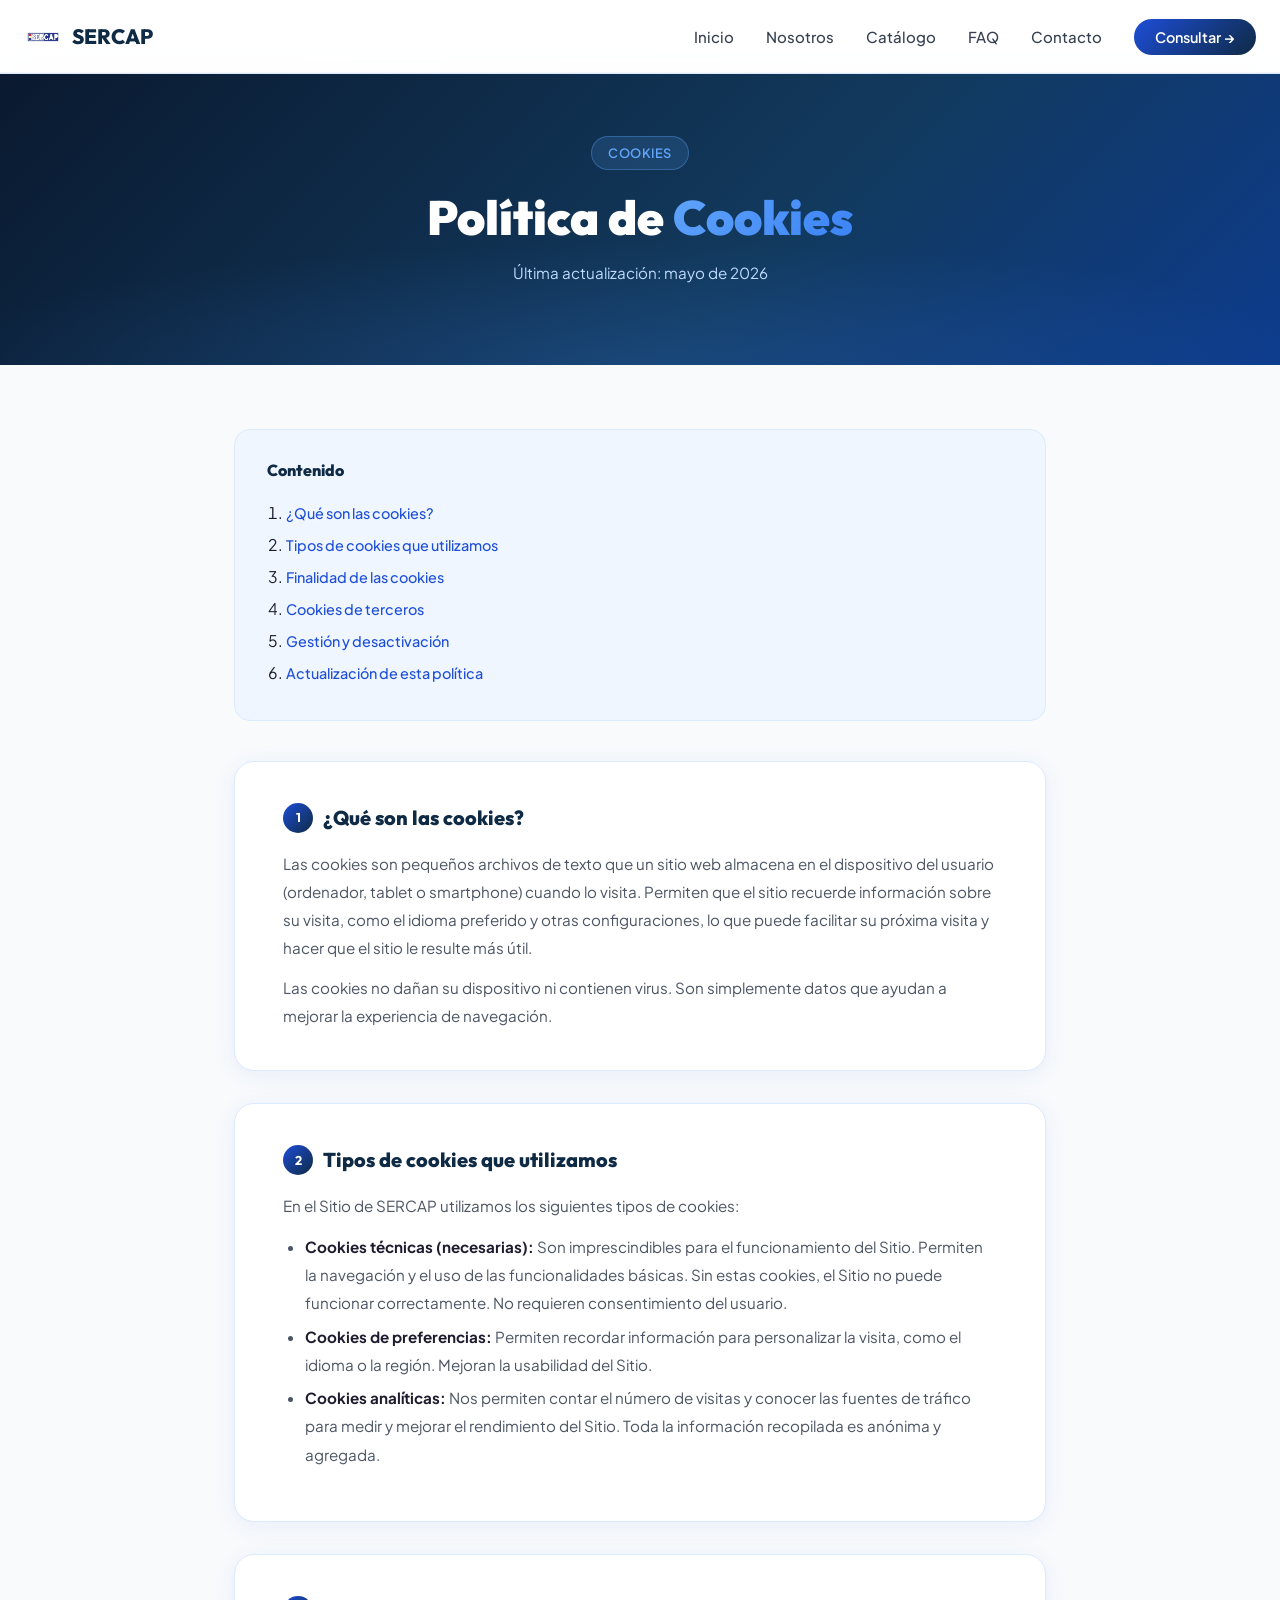
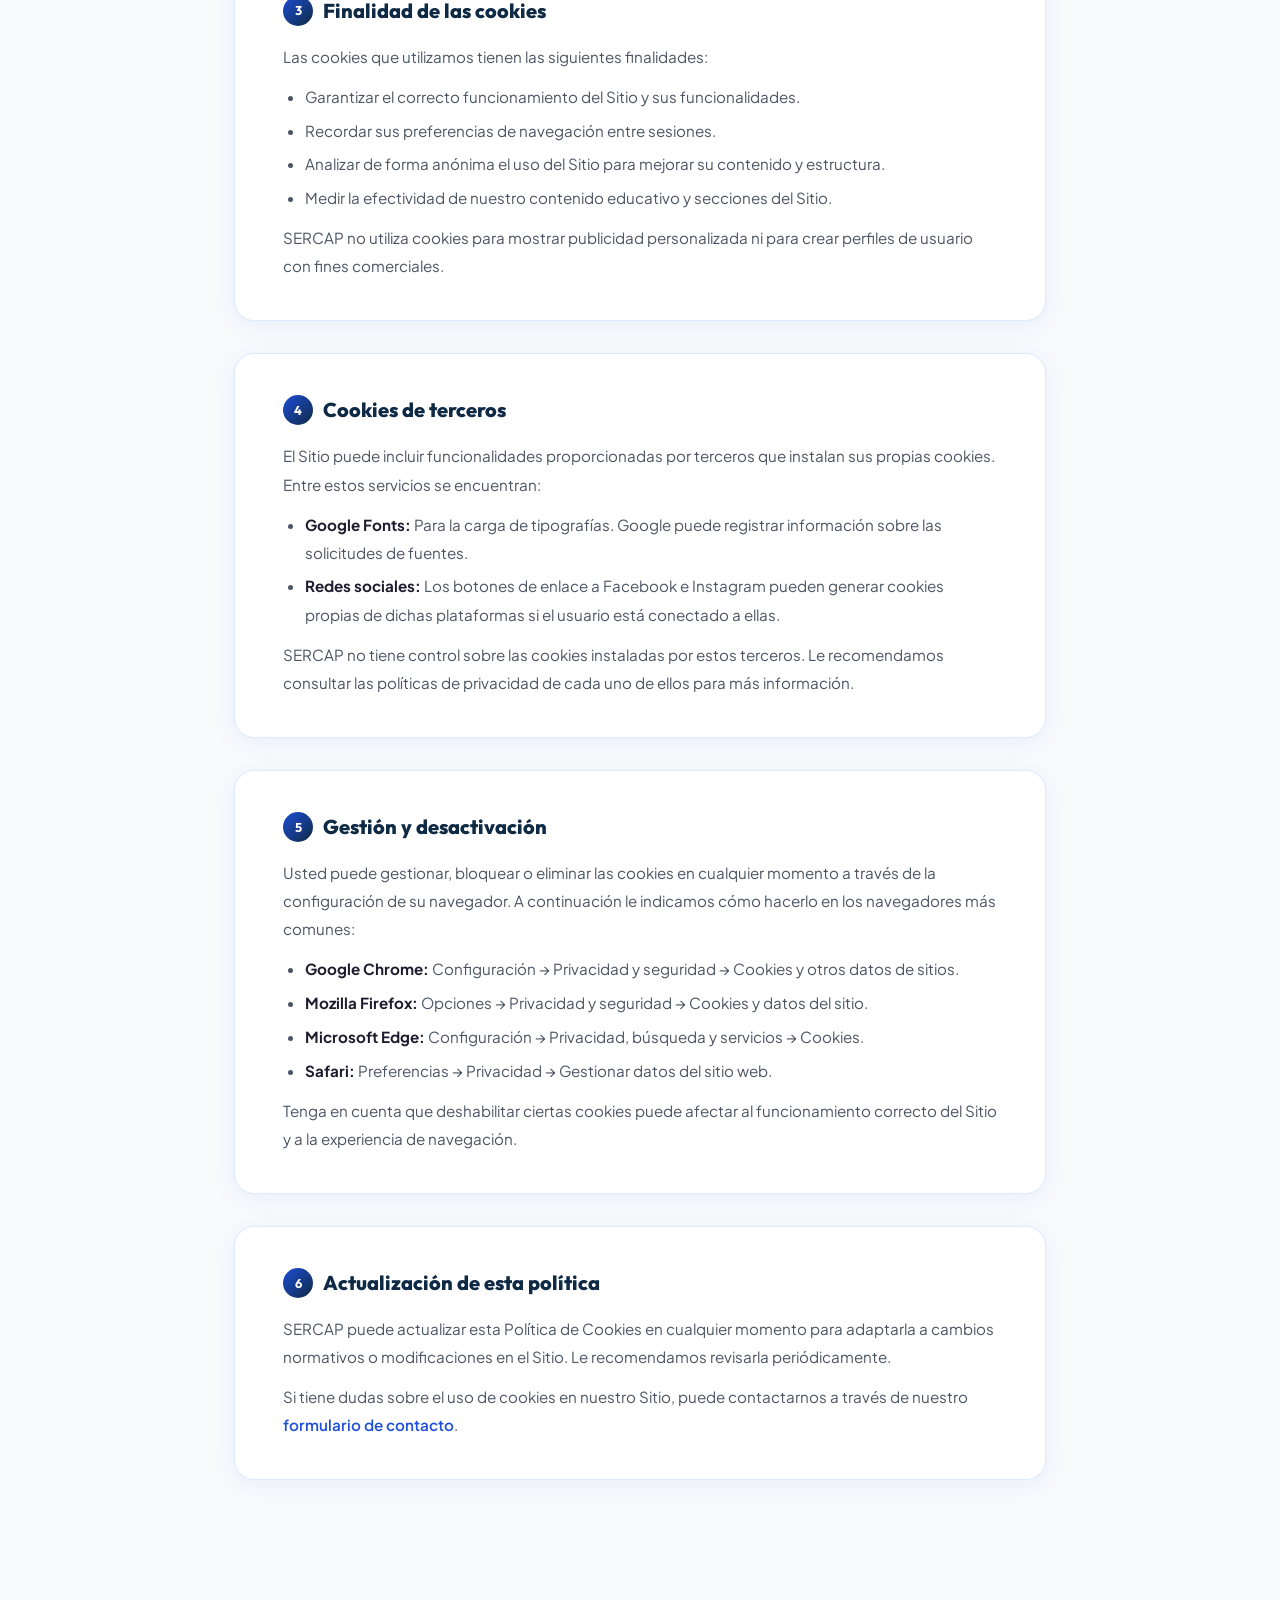
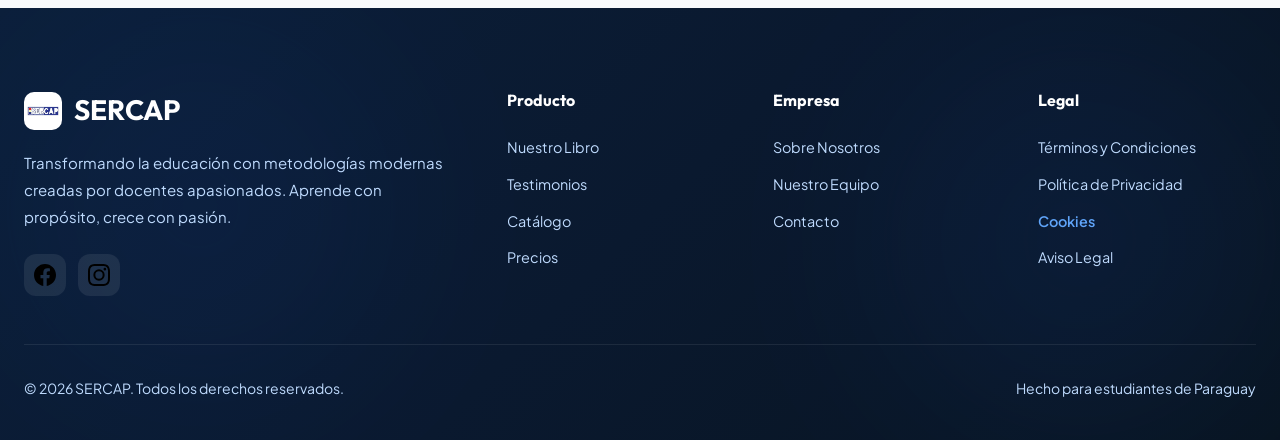
<file: SERCAP/cookies.html>
<!DOCTYPE html>
<html lang="es">
<head>
    <meta charset="UTF-8">
    <meta name="viewport" content="width=device-width, initial-scale=1.0">
    <meta name="description" content="Política de Cookies de SERCAP. Conoce qué cookies utilizamos y cómo gestionarlas.">
    <title>Política de Cookies – SERCAP</title>
    <link rel="shortcut icon" href="./img/logo.jpg" type="image/x-icon">
    <link rel="preconnect" href="https://fonts.googleapis.com">
    <link rel="preconnect" href="https://fonts.gstatic.com" crossorigin>
    <link href="https://fonts.googleapis.com/css2?family=Outfit:wght@400;600;700;800;900&family=Plus+Jakarta+Sans:wght@400;500;600;700&display=swap" rel="stylesheet">
    <link rel="stylesheet" href="legal.css">
</head>
<body>

<!-- ══ NAVBAR ══ -->
<nav class="navbar">
    <div class="navbar-container">
        <a href="index.html" class="navbar-logo">
            <div class="navbar-logo-icon"><img src="./img/logo.jpg" alt="Logo SERCAP"></div>
            <span>SERCAP</span>
        </a>
        <ul class="navbar-menu" id="navbarMenu">
            <li><a href="index.html" class="navbar-link">Inicio</a></li>
            <li><a href="nosotros.html" class="navbar-link">Nosotros</a></li>
            <li><a href="libros.html" class="navbar-link">Catálogo</a></li>
            <li><a href="faq.html" class="navbar-link">FAQ</a></li>
            <li><a href="contacto.html" class="navbar-link">Contacto</a></li>
            <li><a href="contacto.html" class="navbar-cta">Consultar →</a></li>
        </ul>
        <button class="navbar-toggle" id="navbarToggle" aria-label="Abrir menú">
            <span></span><span></span><span></span>
        </button>
    </div>
</nav>

<!-- ══ HERO ══ -->
<section class="legal-hero">
    <div class="legal-hero-badge">Cookies</div>
    <h1>Política de <span>Cookies</span></h1>
    <p>Última actualización: mayo de 2026</p>
</section>

<!-- ══ CONTENIDO ══ -->
<main class="legal-body">

    <nav class="legal-index">
        <h3>Contenido</h3>
        <ol>
            <li><a href="#que-son">¿Qué son las cookies?</a></li>
            <li><a href="#tipos">Tipos de cookies que utilizamos</a></li>
            <li><a href="#finalidad-cookies">Finalidad de las cookies</a></li>
            <li><a href="#terceros">Cookies de terceros</a></li>
            <li><a href="#gestion">Gestión y desactivación</a></li>
            <li><a href="#actualizacion">Actualización de esta política</a></li>
        </ol>
    </nav>

    <div class="legal-card" id="que-son">
        <h2><span class="section-num">1</span> ¿Qué son las cookies?</h2>
        <p>Las cookies son pequeños archivos de texto que un sitio web almacena en el dispositivo del usuario (ordenador, tablet o smartphone) cuando lo visita. Permiten que el sitio recuerde información sobre su visita, como el idioma preferido y otras configuraciones, lo que puede facilitar su próxima visita y hacer que el sitio le resulte más útil.</p>
        <p>Las cookies no dañan su dispositivo ni contienen virus. Son simplemente datos que ayudan a mejorar la experiencia de navegación.</p>
    </div>

    <div class="legal-card" id="tipos">
        <h2><span class="section-num">2</span> Tipos de cookies que utilizamos</h2>
        <p>En el Sitio de SERCAP utilizamos los siguientes tipos de cookies:</p>
        <ul>
            <li>
                <strong>Cookies técnicas (necesarias):</strong> Son imprescindibles para el funcionamiento del Sitio. Permiten la navegación y el uso de las funcionalidades básicas. Sin estas cookies, el Sitio no puede funcionar correctamente. No requieren consentimiento del usuario.
            </li>
            <li>
                <strong>Cookies de preferencias:</strong> Permiten recordar información para personalizar la visita, como el idioma o la región. Mejoran la usabilidad del Sitio.
            </li>
            <li>
                <strong>Cookies analíticas:</strong> Nos permiten contar el número de visitas y conocer las fuentes de tráfico para medir y mejorar el rendimiento del Sitio. Toda la información recopilada es anónima y agregada.
            </li>
        </ul>
    </div>

    <div class="legal-card" id="finalidad-cookies">
        <h2><span class="section-num">3</span> Finalidad de las cookies</h2>
        <p>Las cookies que utilizamos tienen las siguientes finalidades:</p>
        <ul>
            <li>Garantizar el correcto funcionamiento del Sitio y sus funcionalidades.</li>
            <li>Recordar sus preferencias de navegación entre sesiones.</li>
            <li>Analizar de forma anónima el uso del Sitio para mejorar su contenido y estructura.</li>
            <li>Medir la efectividad de nuestro contenido educativo y secciones del Sitio.</li>
        </ul>
        <p>SERCAP no utiliza cookies para mostrar publicidad personalizada ni para crear perfiles de usuario con fines comerciales.</p>
    </div>

    <div class="legal-card" id="terceros">
        <h2><span class="section-num">4</span> Cookies de terceros</h2>
        <p>El Sitio puede incluir funcionalidades proporcionadas por terceros que instalan sus propias cookies. Entre estos servicios se encuentran:</p>
        <ul>
            <li><strong>Google Fonts:</strong> Para la carga de tipografías. Google puede registrar información sobre las solicitudes de fuentes.</li>
            <li><strong>Redes sociales:</strong> Los botones de enlace a Facebook e Instagram pueden generar cookies propias de dichas plataformas si el usuario está conectado a ellas.</li>
        </ul>
        <p>SERCAP no tiene control sobre las cookies instaladas por estos terceros. Le recomendamos consultar las políticas de privacidad de cada uno de ellos para más información.</p>
    </div>

    <div class="legal-card" id="gestion">
        <h2><span class="section-num">5</span> Gestión y desactivación</h2>
        <p>Usted puede gestionar, bloquear o eliminar las cookies en cualquier momento a través de la configuración de su navegador. A continuación le indicamos cómo hacerlo en los navegadores más comunes:</p>
        <ul>
            <li><strong>Google Chrome:</strong> Configuración → Privacidad y seguridad → Cookies y otros datos de sitios.</li>
            <li><strong>Mozilla Firefox:</strong> Opciones → Privacidad y seguridad → Cookies y datos del sitio.</li>
            <li><strong>Microsoft Edge:</strong> Configuración → Privacidad, búsqueda y servicios → Cookies.</li>
            <li><strong>Safari:</strong> Preferencias → Privacidad → Gestionar datos del sitio web.</li>
        </ul>
        <p>Tenga en cuenta que deshabilitar ciertas cookies puede afectar al funcionamiento correcto del Sitio y a la experiencia de navegación.</p>
    </div>

    <div class="legal-card" id="actualizacion">
        <h2><span class="section-num">6</span> Actualización de esta política</h2>
        <p>SERCAP puede actualizar esta Política de Cookies en cualquier momento para adaptarla a cambios normativos o modificaciones en el Sitio. Le recomendamos revisarla periódicamente.</p>
        <p>Si tiene dudas sobre el uso de cookies en nuestro Sitio, puede contactarnos a través de nuestro <a href="index.html#contacto">formulario de contacto</a>.</p>
    </div>

</main>

<!-- ══ FOOTER ══ -->
<footer class="footer">
    <div class="footer-inner">
        <div class="footer-grid">
            <div>
                <div class="footer-brand-logo">
                    <div class="navbar-logo-icon"><img src="./img/logo.jpg" alt="Logo SERCAP"></div>
                    SERCAP
                </div>
                <p class="footer-description">Transformando la educación con metodologías modernas creadas por docentes apasionados. Aprende con propósito, crece con pasión.</p>
                <div class="social-links">
                    <a href="https://www.facebook.com/people/Sercap/100063631775891/" class="social-link" aria-label="Facebook" target="_blank"><img src="./img/mini-icons/fb-icon.svg" alt="Facebook" width="22"></a>
                    <a href="https://www.instagram.com/sercap1995?igsh=cTNyZ2Y4M3Jtcmlj" class="social-link" aria-label="Instagram" target="_blank"><img src="./img/mini-icons/ig-icon.svg" alt="Instagram" style="width:22px;border-radius:5px;"></a>
                </div>
            </div>
            <div>
                <h4 class="footer-col-title">Producto</h4>
                <ul class="footer-links">
                    <li><a href="index.html#libro">Nuestro Libro</a></li>
                    <li><a href="index.html#testimonios">Testimonios</a></li>
                    <li><a href="libros.html">Catálogo</a></li>
                    <li><a href="index.html#contacto">Precios</a></li>
                </ul>
            </div>
            <div>
                <h4 class="footer-col-title">Empresa</h4>
                <ul class="footer-links">
                    <li><a href="index.html#sobre-nosotros">Sobre Nosotros</a></li>
                    <li><a href="index.html#sobre-nosotros">Nuestro Equipo</a></li>
                    <li><a href="index.html#contacto">Contacto</a></li>
                </ul>
            </div>
            <div>
                <h4 class="footer-col-title">Legal</h4>
                <ul class="footer-links">
                    <li><a href="terminos-y-condiciones.html">Términos y Condiciones</a></li>
                    <li><a href="politica-de-privacidad.html">Política de Privacidad</a></li>
                    <li><a href="cookies.html" class="active-page">Cookies</a></li>
                    <li><a href="aviso-legal.html">Aviso Legal</a></li>
                </ul>
            </div>
        </div>
        <hr class="footer-divider">
        <div class="footer-bottom">
            <span>© 2026 SERCAP. Todos los derechos reservados.</span>
            <span>Hecho para estudiantes de Paraguay</span>
        </div>
    </div>
</footer>

<script src="legal.js"></script>
</body>
</html>
</file>
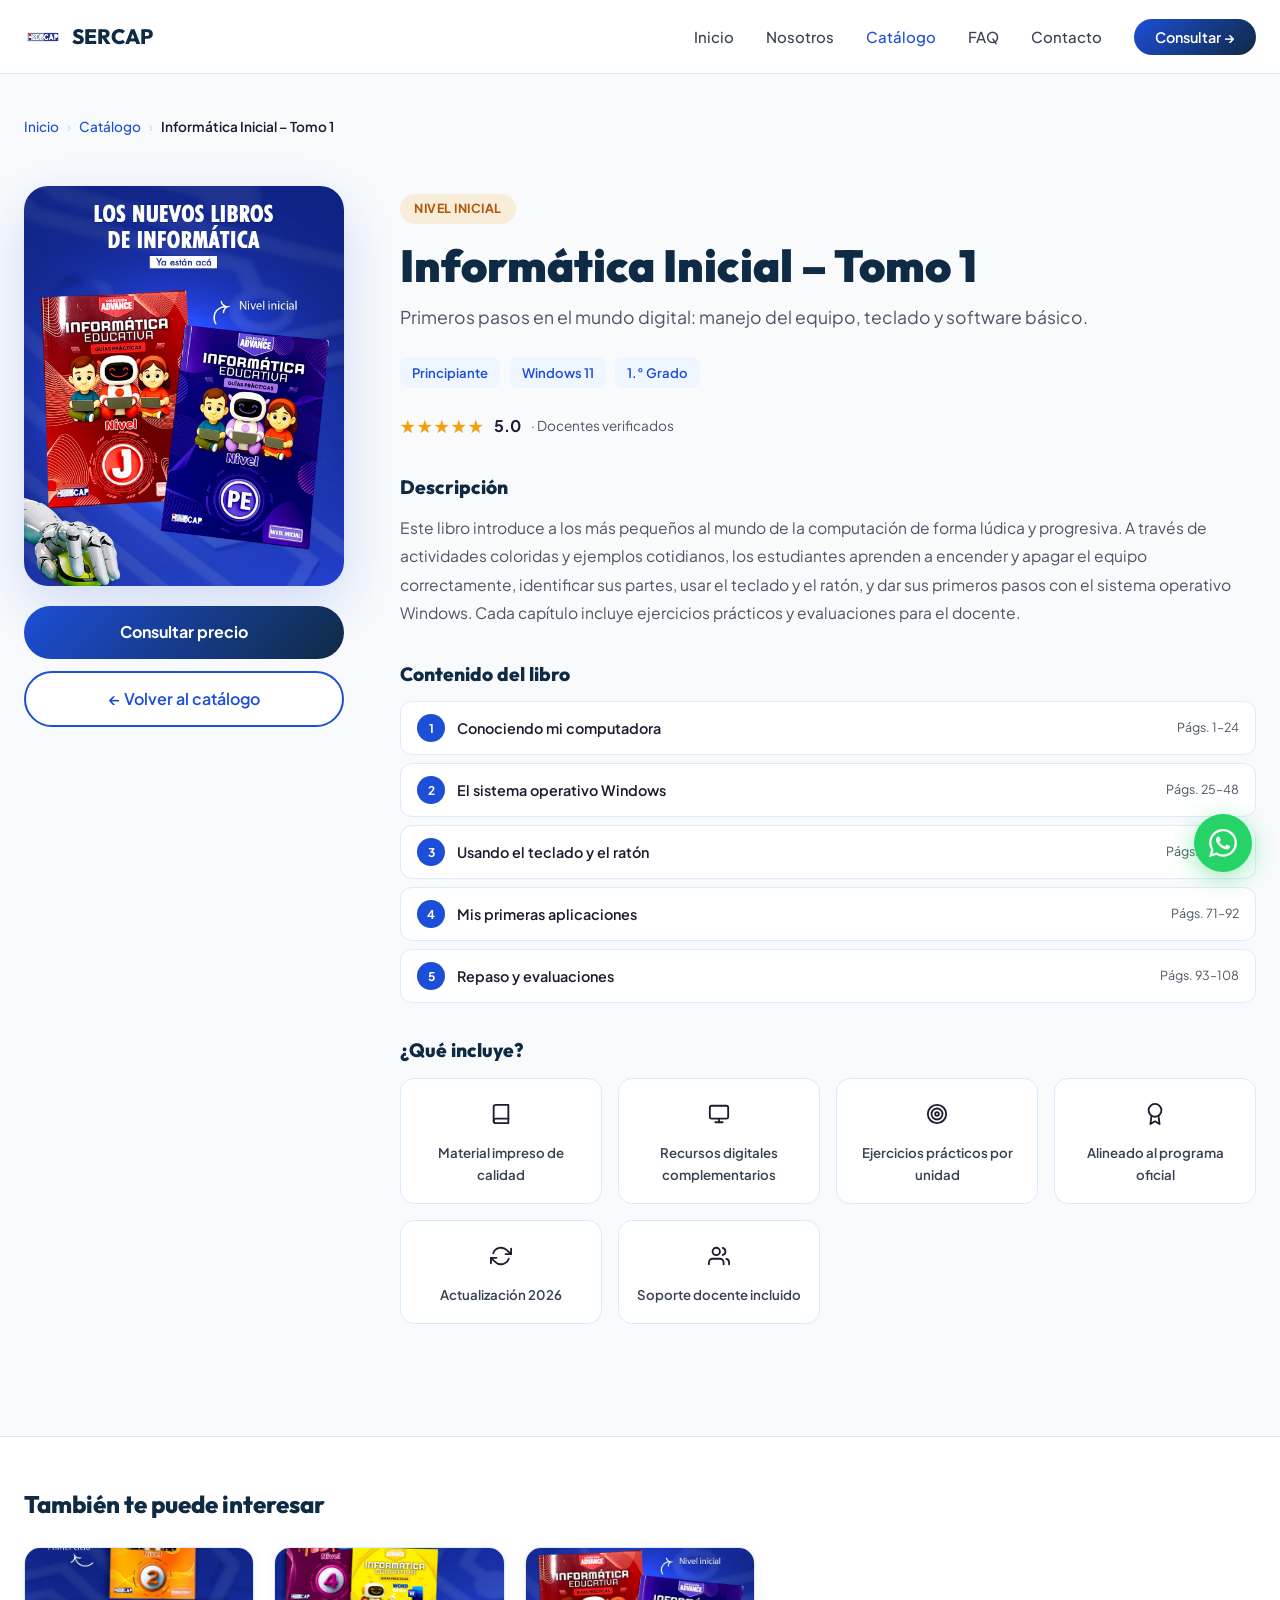
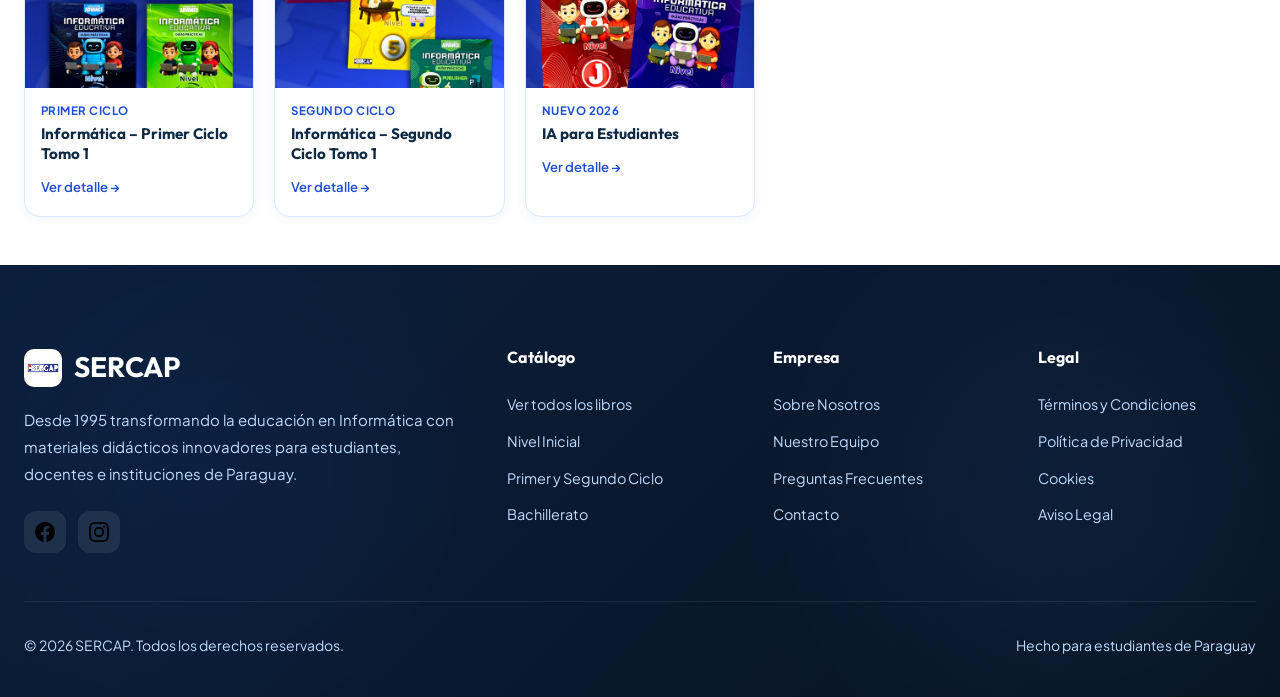
<file: SERCAP/detalle-libro.html>
<!DOCTYPE html>
<html lang="es">
<head>
    <meta charset="UTF-8">
    <meta name="viewport" content="width=device-width, initial-scale=1.0">
    <title>Detalle del Libro – SERCAP</title>
    <link rel="shortcut icon" href="./img/logo.jpg" type="image/x-icon">
    <link rel="preconnect" href="https://fonts.googleapis.com">
    <link rel="preconnect" href="https://fonts.gstatic.com" crossorigin>
    <link href="https://fonts.googleapis.com/css2?family=Outfit:wght@400;600;700;800;900&family=Plus+Jakarta+Sans:wght@400;500;600;700&display=swap" rel="stylesheet">
    <link rel="stylesheet" href="detalle-libro.css">
</head>
<body>

<!-- ══ NAVBAR ══ -->
<nav class="navbar">
    <div class="navbar-container">
        <a href="index.html" class="navbar-logo">
            <div class="navbar-logo-icon"><img src="./img/logo.jpg" alt="Logo SERCAP"></div>
            <span>SERCAP</span>
        </a>
        <ul class="navbar-menu" id="navbarMenu">
            <li><a href="index.html" class="navbar-link">Inicio</a></li>
            <li><a href="nosotros.html" class="navbar-link">Nosotros</a></li>
            <li><a href="libros.html" class="navbar-link active">Catálogo</a></li>
            <li><a href="faq.html" class="navbar-link">FAQ</a></li>
            <li><a href="contacto.html" class="navbar-link">Contacto</a></li>
            <li><a href="contacto.html" class="navbar-cta">Consultar →</a></li>
        </ul>
        <button class="navbar-toggle" id="navbarToggle" aria-label="Abrir menú">
            <span></span><span></span><span></span>
        </button>
    </div>
</nav>

<!-- ══ BREADCRUMB ══ -->
<nav class="breadcrumb">
    <a href="index.html">Inicio</a>
    <span>›</span>
    <a href="libros.html">Catálogo</a>
    <span>›</span>
    <span id="bc-title" style="color:var(--gray-900);font-weight:600;">Libro</span>
</nav>

<!-- ══ CONTENIDO PRINCIPAL ══ -->
<div class="book-hero">

    <!-- Cover -->
    <div class="cover-col fade-in">
        <div class="cover-card">
            <img id="book-img" src="./img/libros/nuevos libros.jpg" alt="Portada del libro">
        </div>
        <div class="cover-actions">
            <a href="contacto.html" class="btn-primary">Consultar precio</a>
            <a href="libros.html" class="btn-outline">← Volver al catálogo</a>
        </div>
    </div>

    <!-- Info -->
    <div class="info-col">

        <span class="level-badge-detail" id="book-badge" style="background:var(--purple-100);color:var(--purple-700);">Nivel</span>

        <h1 class="book-title-detail" id="book-title">Cargando…</h1>
        <p class="book-subtitle-detail" id="book-subtitle"></p>

        <div class="meta-row" id="book-meta"></div>

        <div class="rating-row">
            <span class="stars">★★★★★</span>
            <span class="rating-num">5.0</span>
            <span class="rating-reviews">· Docentes verificados</span>
        </div>

        <p class="section-sub">Descripción</p>
        <p class="desc-text" id="book-desc"></p>

        <p class="section-sub">Contenido del libro</p>
        <ul class="toc-list" id="book-toc"></ul>

        <p class="section-sub">¿Qué incluye?</p>
        <div class="features-grid">
            <div class="feature-box"><div class="feature-icon"><svg viewBox="0 0 24 24" fill="none" stroke="currentColor" stroke-width="2" stroke-linecap="round" stroke-linejoin="round" width="22" height="22" aria-hidden="true"><path d="M4 19.5A2.5 2.5 0 016.5 17H20"/><path d="M6.5 2H20v20H6.5A2.5 2.5 0 014 19.5v-15A2.5 2.5 0 016.5 2z"/></svg></div><div class="feature-label">Material impreso de calidad</div></div>
            <div class="feature-box"><div class="feature-icon"><svg viewBox="0 0 24 24" fill="none" stroke="currentColor" stroke-width="2" stroke-linecap="round" stroke-linejoin="round" width="22" height="22" aria-hidden="true"><rect x="2" y="3" width="20" height="14" rx="2" ry="2"/><line x1="8" y1="21" x2="16" y2="21"/><line x1="12" y1="17" x2="12" y2="21"/></svg></div><div class="feature-label">Recursos digitales complementarios</div></div>
            <div class="feature-box"><div class="feature-icon"><svg viewBox="0 0 24 24" fill="none" stroke="currentColor" stroke-width="2" stroke-linecap="round" stroke-linejoin="round" width="22" height="22" aria-hidden="true"><circle cx="12" cy="12" r="10"/><circle cx="12" cy="12" r="6"/><circle cx="12" cy="12" r="2"/></svg></div><div class="feature-label">Ejercicios prácticos por unidad</div></div>
            <div class="feature-box"><div class="feature-icon"><svg viewBox="0 0 24 24" fill="none" stroke="currentColor" stroke-width="2" stroke-linecap="round" stroke-linejoin="round" width="22" height="22" aria-hidden="true"><circle cx="12" cy="8" r="7"/><polyline points="8.21 13.89 7 23 12 20 17 23 15.79 13.88"/></svg></div><div class="feature-label">Alineado al programa oficial</div></div>
            <div class="feature-box"><div class="feature-icon"><svg viewBox="0 0 24 24" fill="none" stroke="currentColor" stroke-width="2" stroke-linecap="round" stroke-linejoin="round" width="22" height="22" aria-hidden="true"><polyline points="23 4 23 10 17 10"/><polyline points="1 20 1 14 7 14"/><path d="M3.51 9a9 9 0 0114.85-3.36L23 10M1 14l4.64 4.36A9 9 0 0020.49 15"/></svg></div><div class="feature-label">Actualización 2026</div></div>
            <div class="feature-box"><div class="feature-icon"><svg viewBox="0 0 24 24" fill="none" stroke="currentColor" stroke-width="2" stroke-linecap="round" stroke-linejoin="round" width="22" height="22" aria-hidden="true"><path d="M17 21v-2a4 4 0 00-4-4H5a4 4 0 00-4 4v2"/><circle cx="9" cy="7" r="4"/><path d="M23 21v-2a4 4 0 00-3-3.87"/><path d="M16 3.13a4 4 0 010 7.75"/></svg></div><div class="feature-label">Soporte docente incluido</div></div>
        </div>

    </div>
</div>

<!-- ══ LIBROS RELACIONADOS ══ -->
<section class="related-section">
    <div class="related-inner">
        <h2 class="related-title">También te puede interesar</h2>
        <div class="related-grid" id="related-grid"></div>
    </div>
</section>

<!-- ══ FOOTER ══ -->
<footer class="footer">
    <div class="footer-inner">
        <div class="footer-grid">
            <div>
                <div class="footer-brand-logo">
                    <div class="navbar-logo-icon"><img src="./img/logo.jpg" alt="Logo SERCAP"></div>
                    SERCAP
                </div>
                <p class="footer-description">Desde 1995 transformando la educación en Informática con materiales didácticos innovadores para estudiantes, docentes e instituciones de Paraguay.</p>
                <div class="social-links">
                    <a href="https://www.facebook.com/people/Sercap/100063631775891/" class="social-link" aria-label="Facebook" target="_blank"><img src="./img/mini-icons/fb-icon.svg" alt="Facebook" width="20px"></a>
                    <a href="https://www.instagram.com/sercap1995?igsh=cTNyZ2Y4M3Jtcmlj" class="social-link" aria-label="Instagram" target="_blank"><img src="./img/mini-icons/ig-icon.svg" alt="Instagram" style="width:20px;border-radius:4px;"></a>
                </div>
            </div>
            <div>
                <h4 class="footer-col-title">Catálogo</h4>
                <ul class="footer-links">
                    <li><a href="libros.html">Ver todos los libros</a></li>
                    <li><a href="libros.html">Nivel Inicial</a></li>
                    <li><a href="libros.html">Primer y Segundo Ciclo</a></li>
                    <li><a href="libros.html">Bachillerato</a></li>
                </ul>
            </div>
            <div>
                <h4 class="footer-col-title">Empresa</h4>
                <ul class="footer-links">
                    <li><a href="nosotros.html">Sobre Nosotros</a></li>
                    <li><a href="nosotros.html#equipo">Nuestro Equipo</a></li>
                    <li><a href="faq.html">Preguntas Frecuentes</a></li>
                    <li><a href="contacto.html">Contacto</a></li>
                </ul>
            </div>
            <div>
                <h4 class="footer-col-title">Legal</h4>
                <ul class="footer-links">
                    <li><a href="terminos-y-condiciones.html">Términos y Condiciones</a></li>
                    <li><a href="politica-de-privacidad.html">Política de Privacidad</a></li>
                    <li><a href="cookies.html">Cookies</a></li>
                    <li><a href="aviso-legal.html">Aviso Legal</a></li>
                </ul>
            </div>
        </div>
        <hr class="footer-divider">
        <div class="footer-bottom">
            <span>© 2026 SERCAP. Todos los derechos reservados.</span>
            <span>Hecho para estudiantes de Paraguay</span>
        </div>
    </div>
</footer>

<!-- WhatsApp FAB -->
<a href="https://wa.me/994791593?text=Hola%20SERCAP%2C%20me%20gustar%C3%ADa%20consultar%20sobre%20este%20libro."
   class="whatsapp-fab" target="_blank" rel="noopener noreferrer" aria-label="Contactar por WhatsApp">
    <svg xmlns="http://www.w3.org/2000/svg" viewBox="0 0 24 24" fill="currentColor" width="28" height="28">
        <path d="M17.472 14.382c-.297-.149-1.758-.867-2.03-.967-.273-.099-.471-.148-.67.15-.197.297-.767.966-.94 1.164-.173.199-.347.223-.644.075-.297-.15-1.255-.463-2.39-1.475-.883-.788-1.48-1.761-1.653-2.059-.173-.297-.018-.458.13-.606.134-.133.298-.347.446-.52.149-.174.198-.298.298-.497.099-.198.05-.371-.025-.52-.075-.149-.669-1.612-.916-2.207-.242-.579-.487-.5-.669-.51-.173-.008-.371-.01-.57-.01-.198 0-.52.074-.792.372-.272.297-1.04 1.016-1.04 2.479 0 1.462 1.065 2.875 1.213 3.074.149.198 2.096 3.2 5.077 4.487.709.306 1.262.489 1.694.625.712.227 1.36.195 1.871.118.571-.085 1.758-.719 2.006-1.413.248-.694.248-1.289.173-1.413-.074-.124-.272-.198-.57-.347m-5.421 7.403h-.004a9.87 9.87 0 01-5.031-1.378l-.361-.214-3.741.982.998-3.648-.235-.374a9.86 9.86 0 01-1.51-5.26c.001-5.45 4.436-9.884 9.888-9.884 2.64 0 5.122 1.03 6.988 2.898a9.825 9.825 0 012.893 6.994c-.003 5.45-4.437 9.884-9.885 9.884m8.413-18.297A11.815 11.815 0 0012.05 0C5.495 0 .16 5.335.157 11.892c0 2.096.547 4.142 1.588 5.945L.057 24l6.305-1.654a11.882 11.882 0 005.683 1.448h.005c6.554 0 11.89-5.335 11.893-11.893a11.821 11.821 0 00-3.48-8.413z"/>
    </svg>
</a>

<script src="detalle-libro.js"></script>
</body>
</html>
</file>
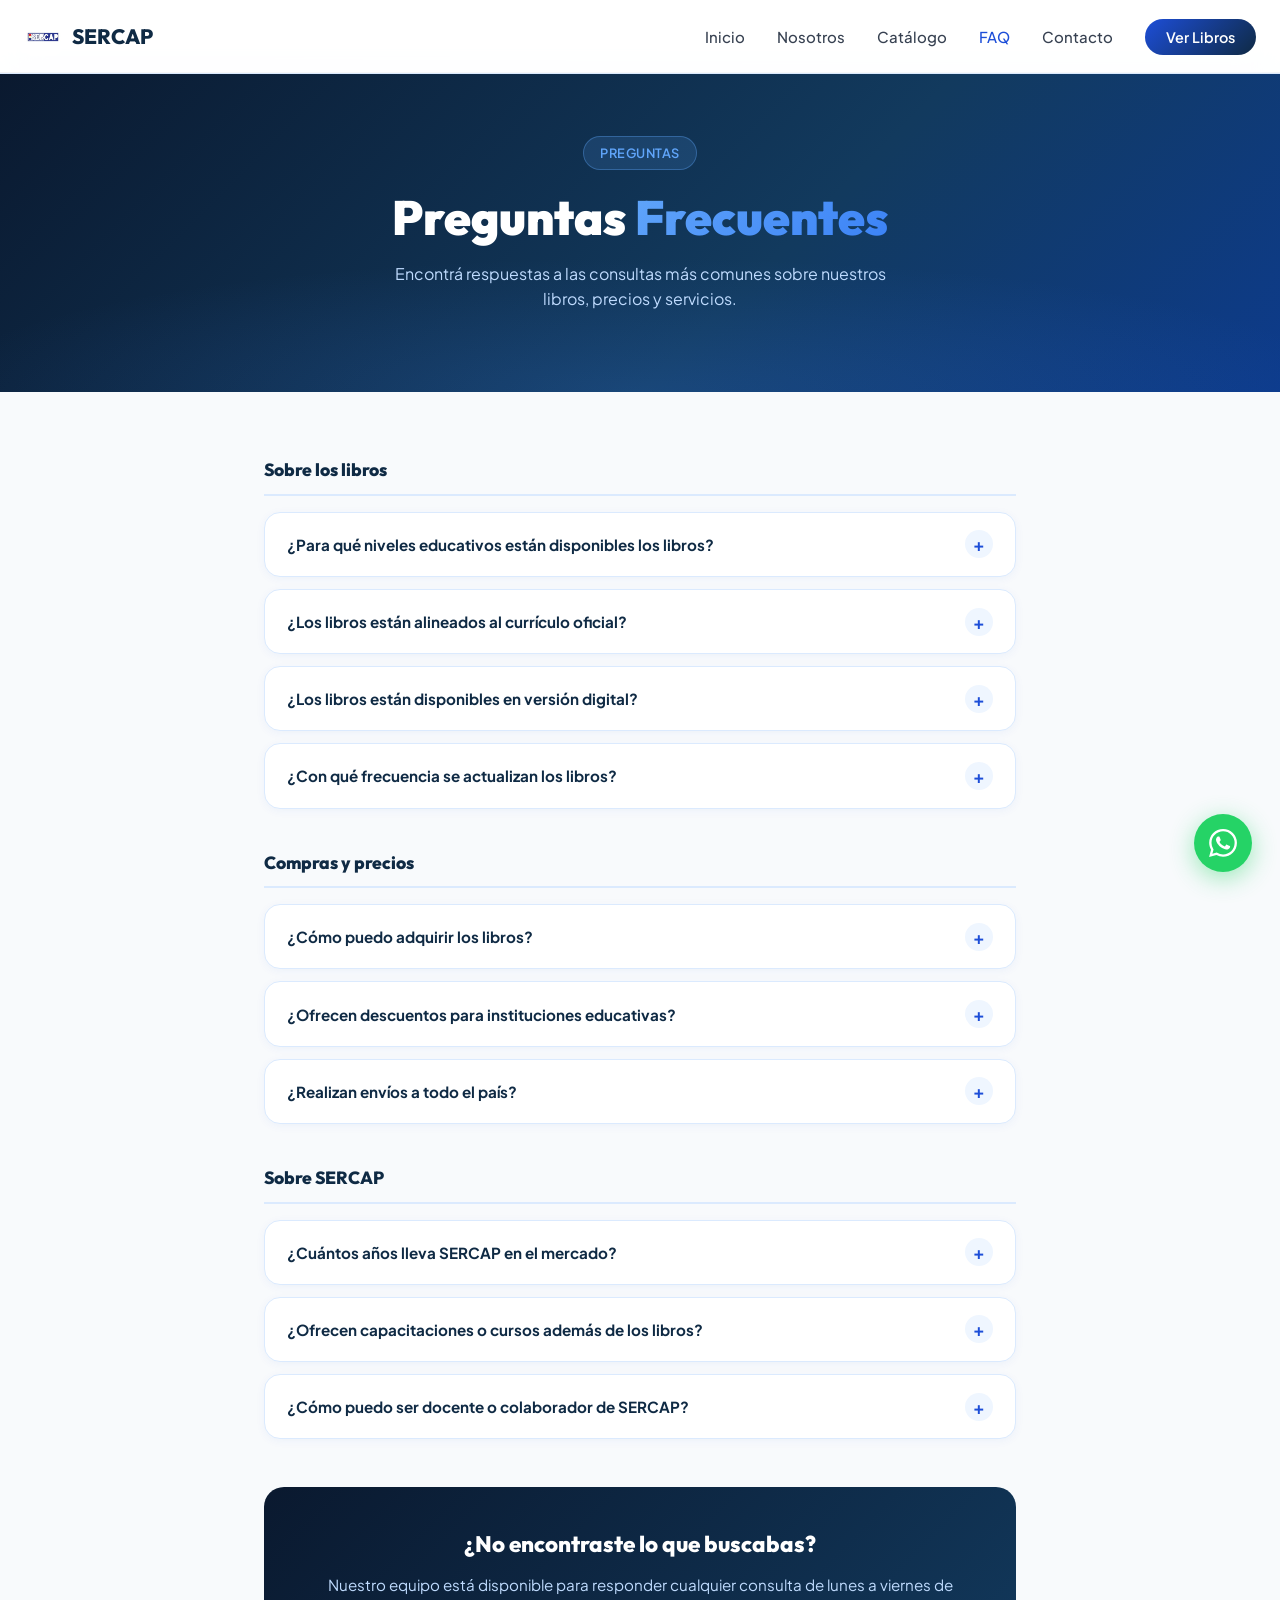
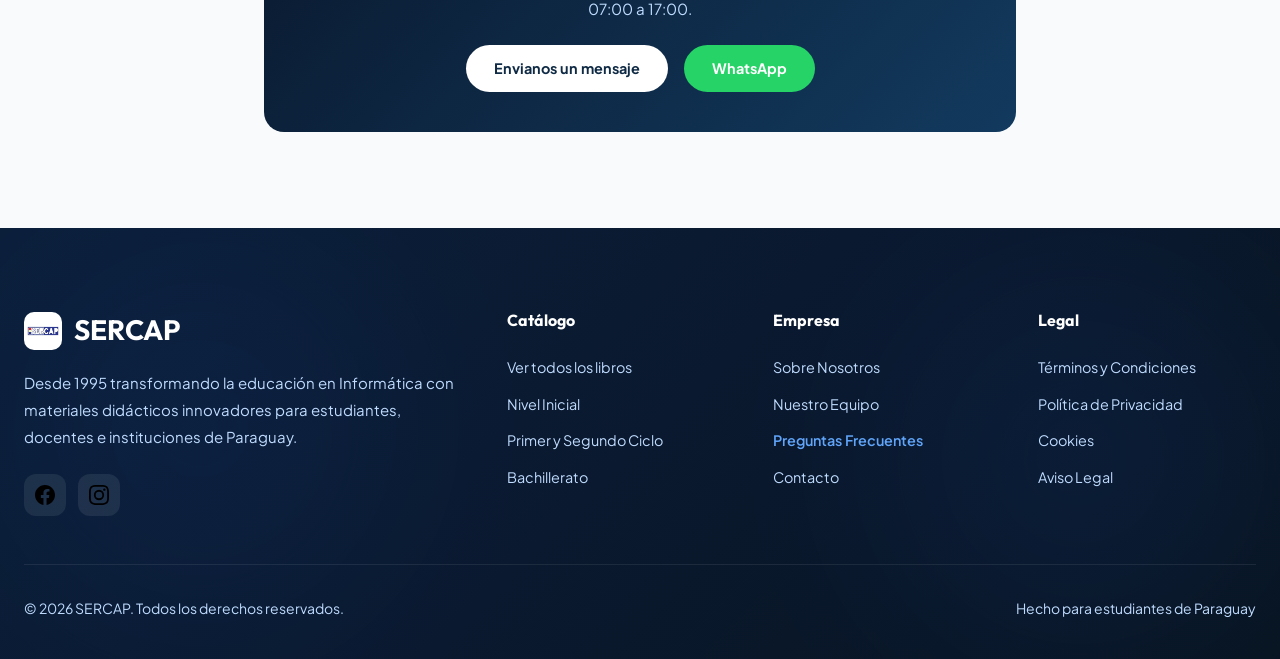
<file: SERCAP/faq.html>
<!DOCTYPE html>
<html lang="es">
<head>
    <meta charset="UTF-8">
    <meta name="viewport" content="width=device-width, initial-scale=1.0">
    <meta name="description" content="Preguntas frecuentes sobre los libros, precios y servicios de SERCAP.">
    <title>Preguntas Frecuentes – SERCAP</title>
    <link rel="shortcut icon" href="./img/logo.jpg" type="image/x-icon">
    <link rel="preconnect" href="https://fonts.googleapis.com">
    <link rel="preconnect" href="https://fonts.gstatic.com" crossorigin>
    <link href="https://fonts.googleapis.com/css2?family=Outfit:wght@400;600;700;800;900&family=Plus+Jakarta+Sans:wght@400;500;600;700&display=swap" rel="stylesheet">
    <link rel="stylesheet" href="legal.css">
    <style>
        .faq-hero {
            margin-top:72px;
            background:linear-gradient(135deg,var(--purple-950) 0%,var(--purple-800) 60%,#0d3b8c 100%);
            padding:4rem 1.5rem 5rem; text-align:center; position:relative; overflow:hidden;
        }
        .faq-hero::before {
            content:''; position:absolute; inset:0;
            background:radial-gradient(ellipse 80% 60% at 50% 100%,rgba(59,130,246,.18) 0%,transparent 70%);
        }
        .faq-hero-badge {
            display:inline-flex; align-items:center; gap:.4rem;
            background:rgba(96,165,250,.15); border:1px solid rgba(96,165,250,.35);
            color:var(--teal-300); padding:.35rem 1rem; border-radius:100px;
            font-size:.8rem; font-weight:600; letter-spacing:.04em; text-transform:uppercase;
            margin-bottom:1.25rem; position:relative;
        }
        .faq-hero h1 {
            font-family:var(--font-display); font-size:clamp(2rem,5vw,3rem); font-weight:900;
            color:#fff; margin-bottom:1rem; line-height:1.15; position:relative;
        }
        .faq-hero h1 span {
            background:linear-gradient(135deg,var(--teal-300),var(--purple-500));
            -webkit-background-clip:text; -webkit-text-fill-color:transparent; background-clip:text;
        }
        .faq-hero p { color:var(--purple-200); max-width:500px; margin:0 auto; font-size:1rem; position:relative; }

        /* Body */
        .faq-body { max-width:800px; margin:0 auto; padding:4rem 1.5rem 6rem; }

        /* Categorías */
        .faq-category { margin-bottom:2.5rem; }
        .faq-cat-title {
            font-family:var(--font-display); font-size:1.1rem; font-weight:800;
            color:var(--purple-900); margin-bottom:1rem;
            display:flex; align-items:center; gap:.5rem;
            padding-bottom:.6rem; border-bottom:2px solid var(--purple-100);
        }

        /* Accordion */
        .faq-item {
            background:#fff; border:1px solid var(--purple-100); border-radius:16px;
            margin-bottom:.75rem; overflow:hidden;
            box-shadow:0 2px 10px rgba(29,78,216,.05);
            transition:box-shadow .25s;
        }
        .faq-item:hover { box-shadow:0 6px 20px rgba(29,78,216,.1); }
        .faq-question {
            width:100%; text-align:left; padding:1.1rem 1.4rem;
            background:none; border:none; cursor:pointer;
            display:flex; justify-content:space-between; align-items:center;
            font-family:var(--font-body); font-size:.95rem; font-weight:700;
            color:var(--purple-900); gap:1rem;
            transition:color .2s;
        }
        .faq-question:hover { color:var(--purple-700); }
        .faq-icon {
            width:28px; height:28px; border-radius:50%; flex-shrink:0;
            background:var(--purple-50); color:var(--purple-700);
            display:flex; align-items:center; justify-content:center;
            font-size:1.1rem; font-weight:700; transition:transform .3s, background .25s;
        }
        .faq-item.open .faq-icon { transform:rotate(45deg); background:var(--purple-700); color:#fff; }
        .faq-answer {
            max-height:0; overflow:hidden;
            transition:max-height .4s ease, padding .3s ease;
            padding:0 1.4rem;
        }
        .faq-item.open .faq-answer { max-height:300px; padding-bottom:1.25rem; }
        .faq-answer p { color:var(--gray-600); line-height:1.85; font-size:.9rem; }
        .faq-answer a { color:var(--purple-700); font-weight:600; }
        .faq-answer a:hover { text-decoration:underline; }

        /* CTA final */
        .faq-cta {
            background:linear-gradient(135deg,var(--purple-950),var(--purple-800));
            border-radius:20px; padding:2.5rem; text-align:center; margin-top:3rem;
        }
        .faq-cta h3 { font-family:var(--font-display); font-size:1.4rem; font-weight:800; color:#fff; margin-bottom:.6rem; }
        .faq-cta p { color:var(--purple-200); margin-bottom:1.5rem; font-size:.95rem; }
        .faq-cta-btns { display:flex; gap:1rem; justify-content:center; flex-wrap:wrap; }
        .btn-cta-white { padding:.75rem 1.75rem; border-radius:100px; background:#fff; color:var(--purple-900); font-weight:700; font-size:.9rem; transition:transform .2s; }
        .btn-cta-white:hover { transform:translateY(-2px); }
        .btn-cta-green { padding:.75rem 1.75rem; border-radius:100px; background:#25D366; color:#fff; font-weight:700; font-size:.9rem; transition:transform .2s; }
        .btn-cta-green:hover { transform:translateY(-2px); }

        /* WhatsApp FAB */
        .whatsapp-fab { position:fixed; bottom:1.75rem; right:1.75rem; z-index:9999; width:58px; height:58px; border-radius:50%; background:#25D366; color:#fff; display:flex; align-items:center; justify-content:center; box-shadow:0 6px 24px rgba(37,211,102,.45); transition:transform .3s,box-shadow .3s; }
        .whatsapp-fab:hover { transform:scale(1.12) translateY(-3px); box-shadow:0 12px 32px rgba(37,211,102,.55); }

        @media(max-width:768px) {
            .faq-body { padding:2.5rem 1rem 4rem; }
            .faq-cta { padding:1.75rem 1.25rem; }
        }
    </style>
</head>
<body>

<!-- ══ NAVBAR ══ -->
<nav class="navbar">
    <div class="navbar-container">
        <a href="index.html" class="navbar-logo">
            <div class="navbar-logo-icon"><img src="./img/logo.jpg" alt="Logo SERCAP"></div>
            <span>SERCAP</span>
        </a>
        <ul class="navbar-menu" id="navbarMenu">
            <li><a href="index.html" class="navbar-link">Inicio</a></li>
            <li><a href="nosotros.html" class="navbar-link">Nosotros</a></li>
            <li><a href="libros.html" class="navbar-link">Catálogo</a></li>
            <li><a href="faq.html" class="navbar-link active">FAQ</a></li>
            <li><a href="contacto.html" class="navbar-link">Contacto</a></li>
            <li><a href="libros.html" class="navbar-cta">Ver Libros</a></li>
        </ul>
        <button class="navbar-toggle" id="navbarToggle" aria-label="Abrir menú">
            <span></span><span></span><span></span>
        </button>
    </div>
</nav>

<!-- ══ HERO ══ -->
<section class="faq-hero">
    <div class="faq-hero-badge">Preguntas</div>
    <h1>Preguntas <span>Frecuentes</span></h1>
    <p>Encontrá respuestas a las consultas más comunes sobre nuestros libros, precios y servicios.</p>
</section>

<!-- ══ CONTENIDO ══ -->
<div class="faq-body">

    <!-- Sobre los libros -->
    <div class="faq-category">
        <div class="faq-cat-title">Sobre los libros</div>

        <div class="faq-item">
            <button class="faq-question">
                ¿Para qué niveles educativos están disponibles los libros?
                <span class="faq-icon">+</span>
            </button>
            <div class="faq-answer">
                <p>Contamos con libros para todos los niveles: <strong>Nivel Inicial (PE y J)</strong>, <strong>Primer Ciclo (Niveles 1, 2 y 3)</strong>, <strong>Segundo Ciclo (Niveles 4, 5 y 6)</strong>, <strong>Tercer Ciclo (Niveles 7, 8 y 9)</strong>, <strong>Nivel Medio</strong> y <strong>Bachillerato Técnico en Informática</strong>. Podés ver el catálogo completo en <a href="libros.html">nuestra página de libros</a>.</p>
            </div>
        </div>

        <div class="faq-item">
            <button class="faq-question">
                ¿Los libros están alineados al currículo oficial?
                <span class="faq-icon">+</span>
            </button>
            <div class="faq-answer">
                <p>Sí. Todos nuestros materiales están diseñados y actualizados en concordancia con el currículo del <strong>Ministerio de Educación y Ciencias (MEC) de Paraguay</strong>, garantizando su uso efectivo en el aula.</p>
            </div>
        </div>

        <div class="faq-item">
            <button class="faq-question">
                ¿Los libros están disponibles en versión digital?
                <span class="faq-icon">+</span>
            </button>
            <div class="faq-answer">
                <p>Actualmente nuestros libros se comercializan en <strong>formato impreso</strong>. Para consultas sobre disponibilidad digital o recursos complementarios, podés <a href="contacto.html">contactarnos directamente</a>.</p>
            </div>
        </div>

        <div class="faq-item">
            <button class="faq-question">
                ¿Con qué frecuencia se actualizan los libros?
                <span class="faq-icon">+</span>
            </button>
            <div class="faq-answer">
                <p>Revisamos y actualizamos nuestros materiales <strong>periódicamente</strong> para incorporar las últimas novedades tecnológicas y cambios curriculares. La edición actual es <strong>2026</strong>.</p>
            </div>
        </div>
    </div>

    <!-- Compras y precios -->
    <div class="faq-category">
        <div class="faq-cat-title">Compras y precios</div>

        <div class="faq-item">
            <button class="faq-question">
                ¿Cómo puedo adquirir los libros?
                <span class="faq-icon">+</span>
            </button>
            <div class="faq-answer">
                <p>Podés adquirir nuestros libros <strong>directamente en nuestra sede</strong> ubicada en Río Salado c/ Ntra. Sra. de la Asunción, Paraguay, o realizando una consulta por <a href="https://wa.me/994791593" target="_blank">WhatsApp al +595 981 911 679</a> o por <a href="mailto:info@sercap.com.py">email</a>.</p>
            </div>
        </div>

        <div class="faq-item">
            <button class="faq-question">
                ¿Ofrecen descuentos para instituciones educativas?
                <span class="faq-icon">+</span>
            </button>
            <div class="faq-answer">
                <p>Sí, contamos con <strong>precios especiales para compras institucionales</strong> (colegios, escuelas, institutos). Contactanos para recibir una cotización personalizada según el volumen y niveles requeridos.</p>
            </div>
        </div>

        <div class="faq-item">
            <button class="faq-question">
                ¿Realizan envíos a todo el país?
                <span class="faq-icon">+</span>
            </button>
            <div class="faq-answer">
                <p>Sí, realizamos envíos a todo el territorio de <strong>Paraguay</strong>. Los costos y tiempos de envío dependen de la localidad. Consultanos por <a href="contacto.html">nuestros canales de contacto</a> para más información.</p>
            </div>
        </div>
    </div>

    <!-- Sobre SERCAP -->
    <div class="faq-category">
        <div class="faq-cat-title">Sobre SERCAP</div>

        <div class="faq-item">
            <button class="faq-question">
                ¿Cuántos años lleva SERCAP en el mercado?
                <span class="faq-icon">+</span>
            </button>
            <div class="faq-answer">
                <p>SERCAP fue fundada en <strong>1995</strong>, lo que nos da más de <strong>31 años de experiencia</strong> en educación informática. En ese tiempo hemos formado a miles de estudiantes y acompañado a cientos de instituciones educativas en Paraguay.</p>
            </div>
        </div>

        <div class="faq-item">
            <button class="faq-question">
                ¿Ofrecen capacitaciones o cursos además de los libros?
                <span class="faq-icon">+</span>
            </button>
            <div class="faq-answer">
                <p>Sí, además de nuestros materiales didácticos ofrecemos <strong>capacitaciones presenciales y virtuales</strong> para docentes, estudiantes e instituciones. También contamos con un área especializada en <strong>Robótica</strong>. <a href="contacto.html">Consultanos</a> para más detalles.</p>
            </div>
        </div>

        <div class="faq-item">
            <button class="faq-question">
                ¿Cómo puedo ser docente o colaborador de SERCAP?
                <span class="faq-icon">+</span>
            </button>
            <div class="faq-answer">
                <p>Si estás interesado en colaborar con SERCAP como docente o en cualquier otra área, podés enviarnos tu CV y carta de presentación a <a href="mailto:info@sercap.com.py">info@sercap.com.py</a> indicando en el asunto "Postulación".</p>
            </div>
        </div>
    </div>

    <!-- CTA -->
    <div class="faq-cta">
        <h3>¿No encontraste lo que buscabas?</h3>
        <p>Nuestro equipo está disponible para responder cualquier consulta de lunes a viernes de 07:00 a 17:00.</p>
        <div class="faq-cta-btns">
            <a href="contacto.html" class="btn-cta-white">Envianos un mensaje</a>
            <a href="https://wa.me/994791593?text=Hola%20SERCAP%2C%20tengo%20una%20consulta." target="_blank" class="btn-cta-green">WhatsApp</a>
        </div>
    </div>

</div>

<!-- ══ FOOTER ══ -->
<footer class="footer">
    <div class="footer-inner">
        <div class="footer-grid">
            <div>
                <div class="footer-brand-logo">
                    <div class="navbar-logo-icon"><img src="./img/logo.jpg" alt="Logo SERCAP"></div>
                    SERCAP
                </div>
                <p class="footer-description">Desde 1995 transformando la educación en Informática con materiales didácticos innovadores para estudiantes, docentes e instituciones de Paraguay.</p>
                <div class="social-links">
                    <a href="https://www.facebook.com/people/Sercap/100063631775891/" class="social-link" aria-label="Facebook" target="_blank"><img src="./img/mini-icons/fb-icon.svg" alt="Facebook" width="20px"></a>
                    <a href="https://www.instagram.com/sercap1995?igsh=cTNyZ2Y4M3Jtcmlj" class="social-link" aria-label="Instagram" target="_blank"><img src="./img/mini-icons/ig-icon.svg" alt="Instagram" style="width:20px;border-radius:4px;"></a>
                </div>
            </div>
            <div>
                <h4 class="footer-col-title">Catálogo</h4>
                <ul class="footer-links">
                    <li><a href="libros.html">Ver todos los libros</a></li>
                    <li><a href="libros.html">Nivel Inicial</a></li>
                    <li><a href="libros.html">Primer y Segundo Ciclo</a></li>
                    <li><a href="libros.html">Bachillerato</a></li>
                </ul>
            </div>
            <div>
                <h4 class="footer-col-title">Empresa</h4>
                <ul class="footer-links">
                    <li><a href="nosotros.html">Sobre Nosotros</a></li>
                    <li><a href="nosotros.html#equipo">Nuestro Equipo</a></li>
                    <li><a href="faq.html" class="active-page">Preguntas Frecuentes</a></li>
                    <li><a href="contacto.html">Contacto</a></li>
                </ul>
            </div>
            <div>
                <h4 class="footer-col-title">Legal</h4>
                <ul class="footer-links">
                    <li><a href="terminos-y-condiciones.html">Términos y Condiciones</a></li>
                    <li><a href="politica-de-privacidad.html">Política de Privacidad</a></li>
                    <li><a href="cookies.html">Cookies</a></li>
                    <li><a href="aviso-legal.html">Aviso Legal</a></li>
                </ul>
            </div>
        </div>
        <hr class="footer-divider">
        <div class="footer-bottom">
            <span>© 2026 SERCAP. Todos los derechos reservados.</span>
            <span>Hecho para estudiantes de Paraguay</span>
        </div>
    </div>
</footer>

<!-- WhatsApp FAB -->
<a href="https://wa.me/994791593?text=Hola%20SERCAP%2C%20me%20gustar%C3%ADa%20obtener%20m%C3%A1s%20informaci%C3%B3n."
   class="whatsapp-fab" target="_blank" rel="noopener noreferrer" aria-label="Contactar por WhatsApp">
    <svg xmlns="http://www.w3.org/2000/svg" viewBox="0 0 24 24" fill="currentColor" width="28" height="28">
        <path d="M17.472 14.382c-.297-.149-1.758-.867-2.03-.967-.273-.099-.471-.148-.67.15-.197.297-.767.966-.94 1.164-.173.199-.347.223-.644.075-.297-.15-1.255-.463-2.39-1.475-.883-.788-1.48-1.761-1.653-2.059-.173-.297-.018-.458.13-.606.134-.133.298-.347.446-.52.149-.174.198-.298.298-.497.099-.198.05-.371-.025-.52-.075-.149-.669-1.612-.916-2.207-.242-.579-.487-.5-.669-.51-.173-.008-.371-.01-.57-.01-.198 0-.52.074-.792.372-.272.297-1.04 1.016-1.04 2.479 0 1.462 1.065 2.875 1.213 3.074.149.198 2.096 3.2 5.077 4.487.709.306 1.262.489 1.694.625.712.227 1.36.195 1.871.118.571-.085 1.758-.719 2.006-1.413.248-.694.248-1.289.173-1.413-.074-.124-.272-.198-.57-.347m-5.421 7.403h-.004a9.87 9.87 0 01-5.031-1.378l-.361-.214-3.741.982.998-3.648-.235-.374a9.86 9.86 0 01-1.51-5.26c.001-5.45 4.436-9.884 9.888-9.884 2.64 0 5.122 1.03 6.988 2.898a9.825 9.825 0 012.893 6.994c-.003 5.45-4.437 9.884-9.885 9.884m8.413-18.297A11.815 11.815 0 0012.05 0C5.495 0 .16 5.335.157 11.892c0 2.096.547 4.142 1.588 5.945L.057 24l6.305-1.654a11.882 11.882 0 005.683 1.448h.005c6.554 0 11.89-5.335 11.893-11.893a11.821 11.821 0 00-3.48-8.413z"/>
    </svg>
</a>

<script src="legal.js"></script>
<script>
// Accordion FAQ
document.querySelectorAll('.faq-question').forEach(btn => {
    btn.addEventListener('click', () => {
        const item = btn.closest('.faq-item');
        const isOpen = item.classList.contains('open');
        document.querySelectorAll('.faq-item.open').forEach(i => i.classList.remove('open'));
        if (!isOpen) item.classList.add('open');
    });
});
</script>
</body>
</html>
</file>
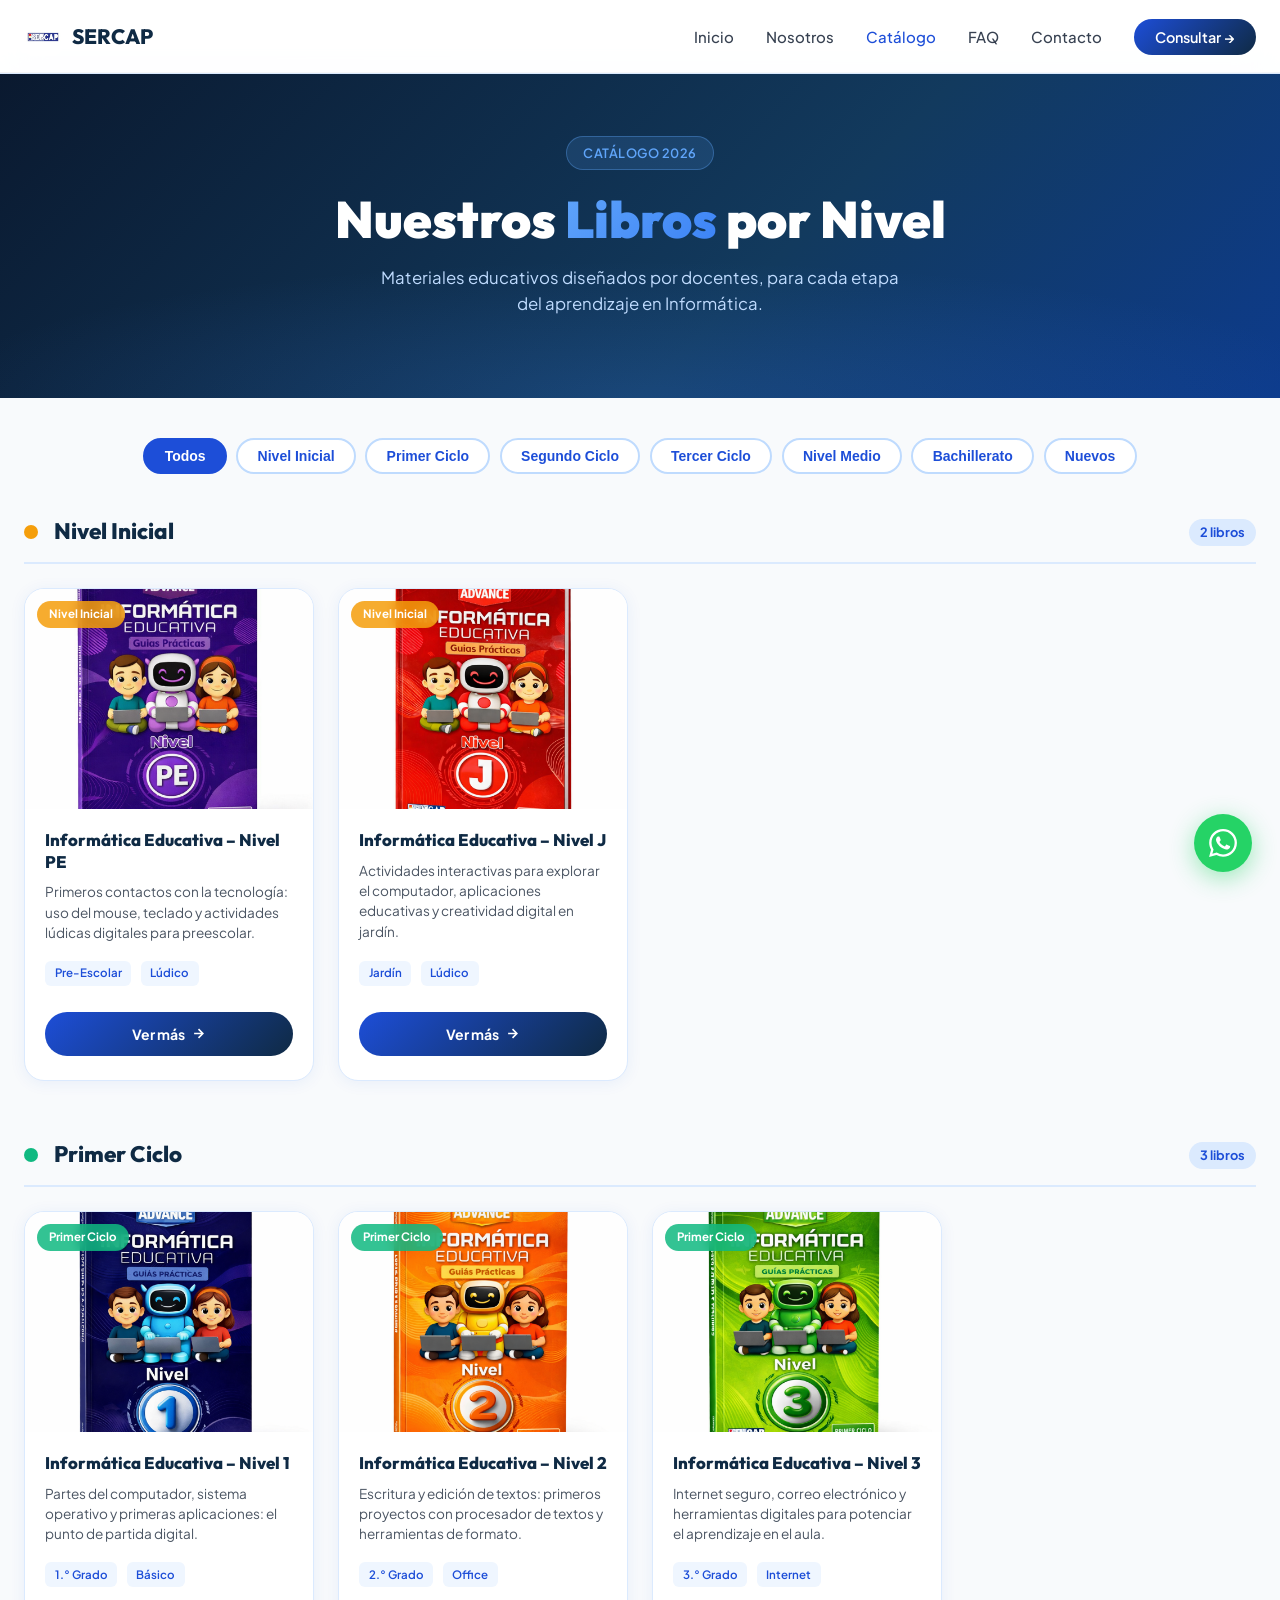
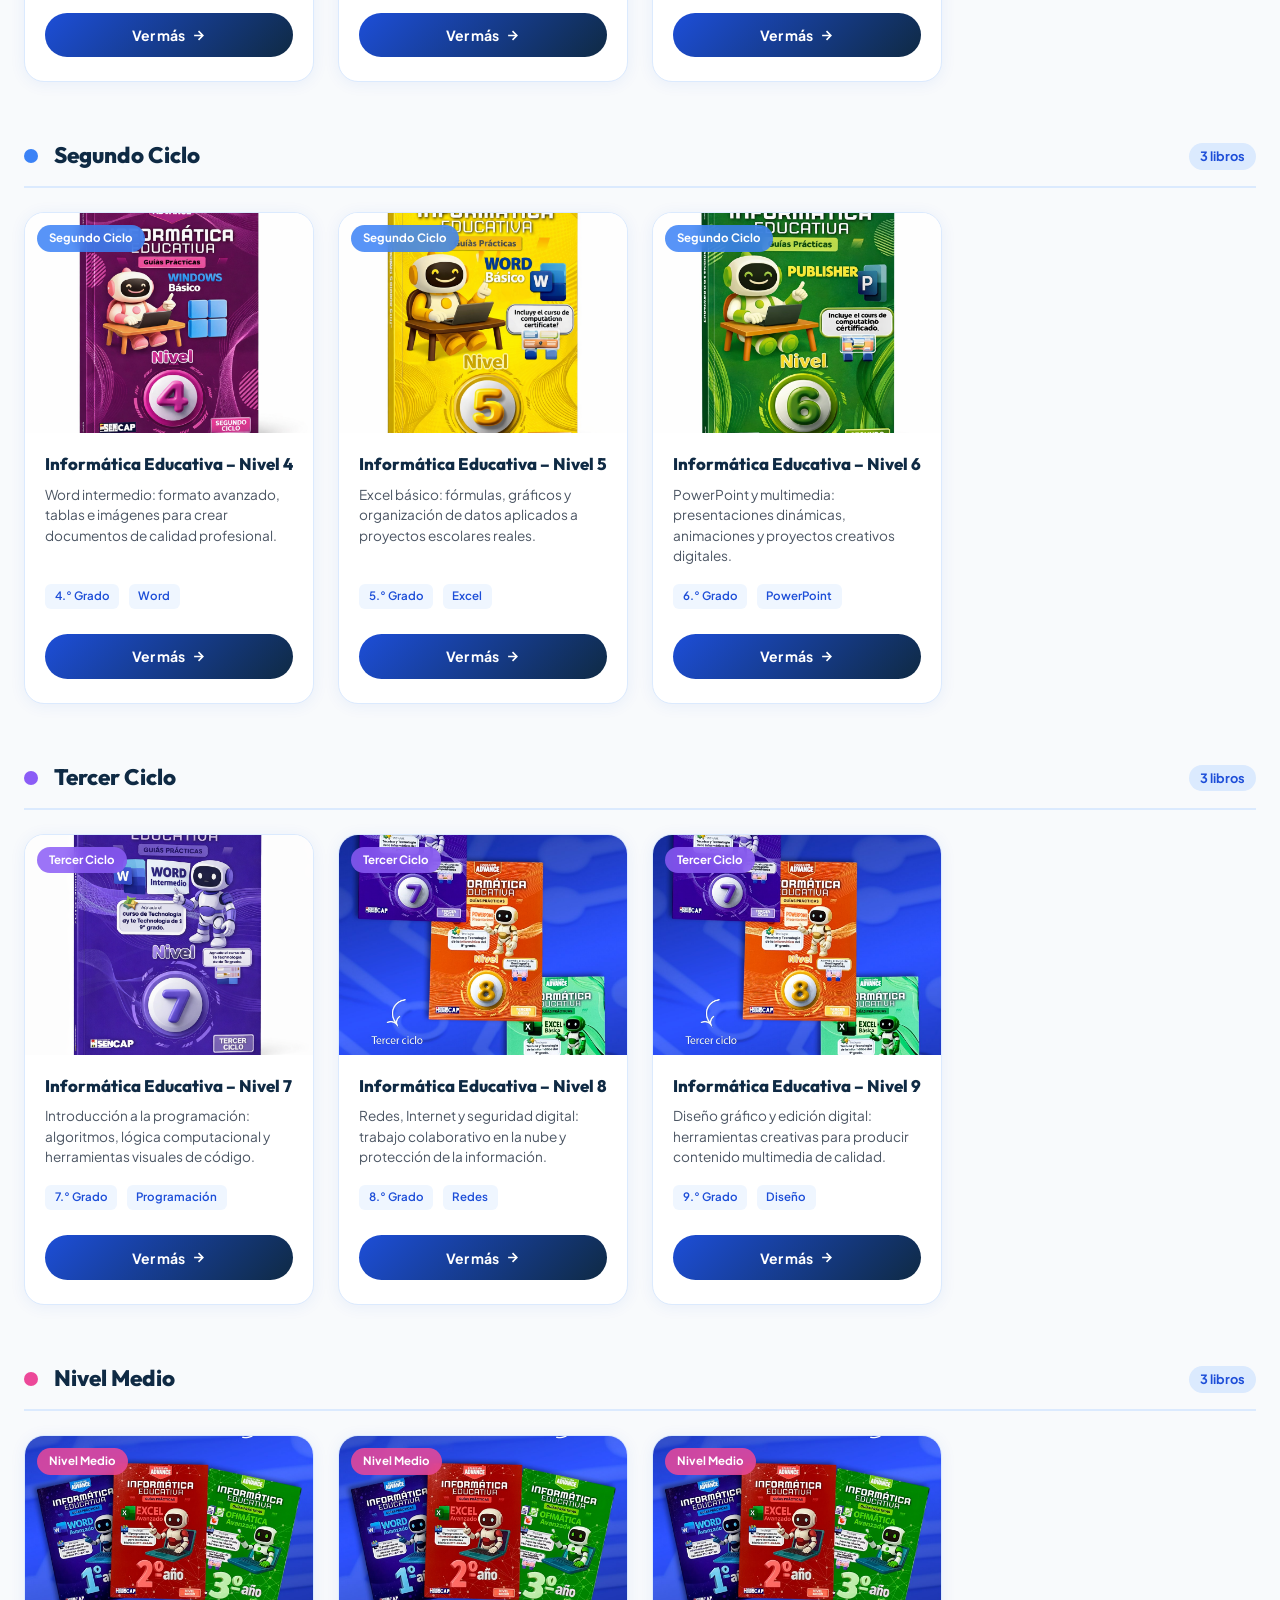
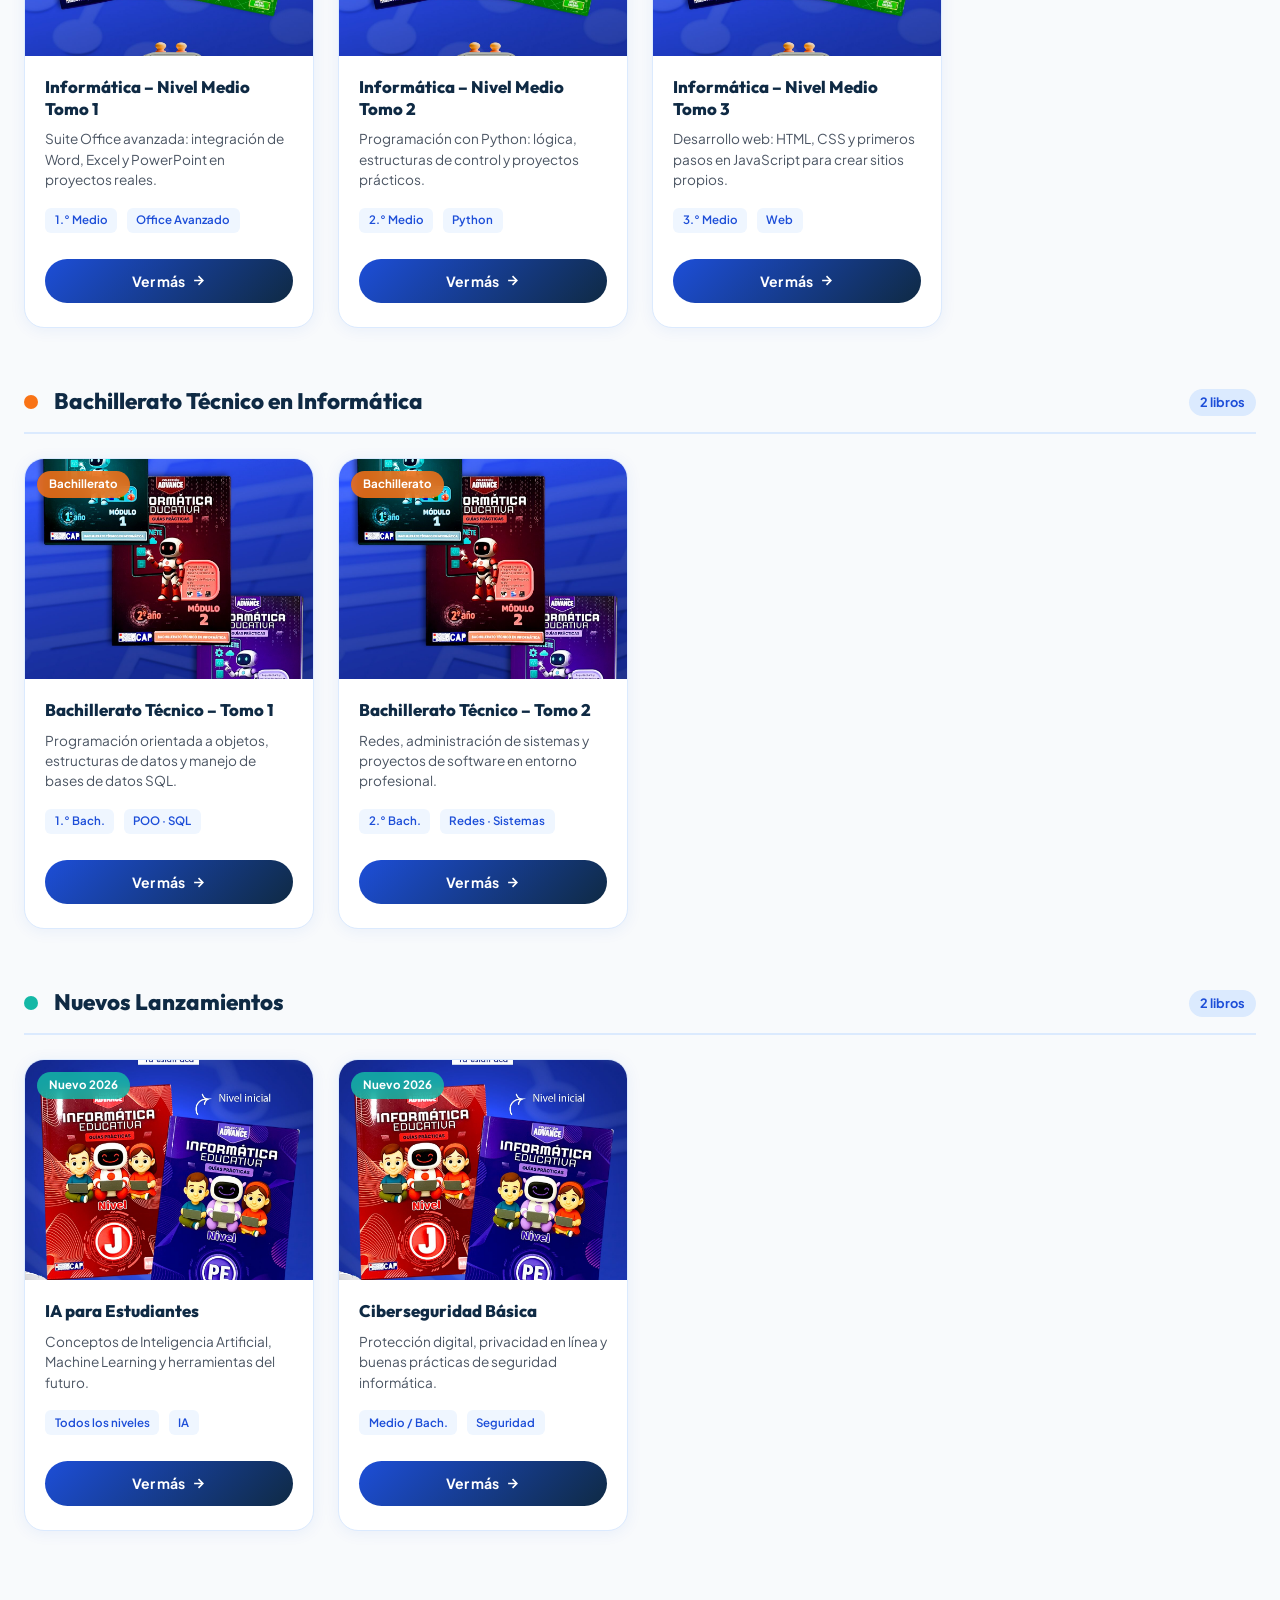
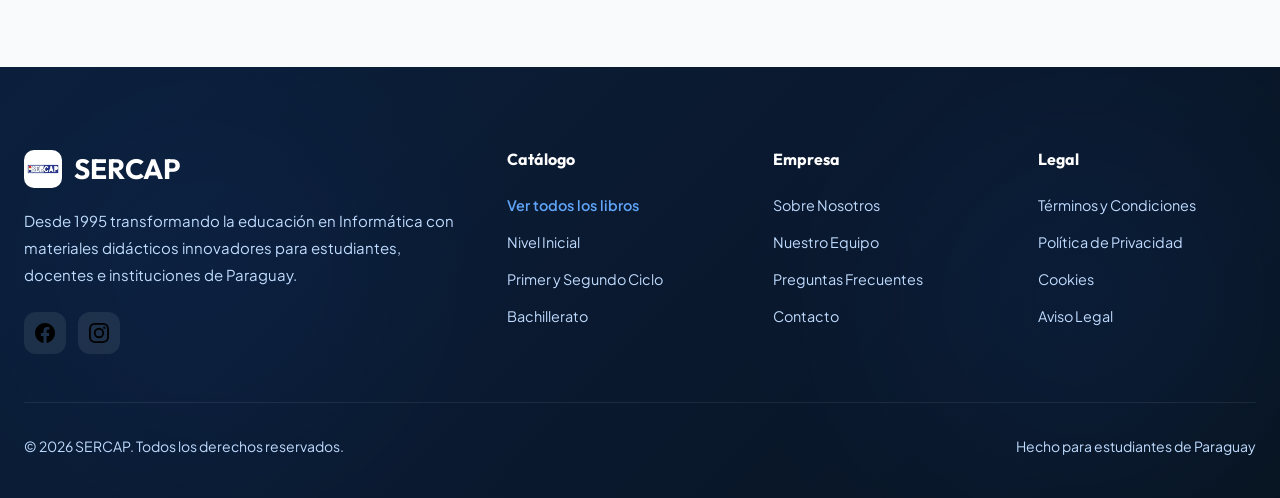
<file: SERCAP/libros.html>
<!DOCTYPE html>
<html lang="es">
<head>
    <meta charset="UTF-8">
    <meta name="viewport" content="width=device-width, initial-scale=1.0">
    <title>Catálogo de Libros – SERCAP</title>
    <link rel="shortcut icon" href="./img/logo.jpg" type="image/x-icon">
    <link rel="preconnect" href="https://fonts.googleapis.com">
    <link rel="preconnect" href="https://fonts.gstatic.com" crossorigin>
    <link href="https://fonts.googleapis.com/css2?family=Outfit:wght@400;600;700;800;900&family=Plus+Jakarta+Sans:wght@400;500;600;700&display=swap" rel="stylesheet">
    <link rel="stylesheet" href="libros.css">
</head>
<body>

<!-- ══ NAVBAR ══ -->
<nav class="navbar">
    <div class="navbar-container">
        <a href="index.html" class="navbar-logo">
            <div class="navbar-logo-icon"><img src="./img/logo.jpg" alt="Logo SERCAP"></div>
            <span>SERCAP</span>
        </a>
        <ul class="navbar-menu" id="navbarMenu">
            <li><a href="index.html" class="navbar-link">Inicio</a></li>
            <li><a href="nosotros.html" class="navbar-link">Nosotros</a></li>
            <li><a href="libros.html" class="navbar-link active">Catálogo</a></li>
            <li><a href="faq.html" class="navbar-link">FAQ</a></li>
            <li><a href="contacto.html" class="navbar-link">Contacto</a></li>
            <li><a href="contacto.html" class="navbar-cta">Consultar →</a></li>
        </ul>
        <button class="navbar-toggle" id="navbarToggle" aria-label="Abrir menú">
            <span></span><span></span><span></span>
        </button>
    </div>
</nav>

<!-- ══ HERO ══ -->
<section class="catalog-hero">
    <div class="catalog-hero-badge">Catálogo 2026</div>
    <h1>Nuestros <span>Libros</span> por Nivel</h1>
    <p>Materiales educativos diseñados por docentes, para cada etapa del aprendizaje en Informática.</p>
</section>

<!-- ══ FILTROS ══ -->
<div class="filter-bar">
    <button class="filter-btn active" data-filter="all">Todos</button>
    <button class="filter-btn" data-filter="inicial">Nivel Inicial</button>
    <button class="filter-btn" data-filter="primero">Primer Ciclo</button>
    <button class="filter-btn" data-filter="segundo">Segundo Ciclo</button>
    <button class="filter-btn" data-filter="tercero">Tercer Ciclo</button>
    <button class="filter-btn" data-filter="medio">Nivel Medio</button>
    <button class="filter-btn" data-filter="bach">Bachillerato</button>
    <button class="filter-btn" data-filter="nuevos">Nuevos</button>
</div>

<!-- ══ CATÁLOGO ══ -->
<main class="catalog-section">

    <!-- ─ NIVEL INICIAL ─ -->
    <div class="level-group fade-in" data-level="inicial">
        <div class="level-header">
            <span class="level-dot dot-inicial"></span>
            <span class="level-label">Nivel Inicial</span>
            <span class="level-count">2 libros</span>
        </div>
        <div class="books-grid">
            <div class="book-card">
                <div class="book-cover-wrap">
                    <img src="./img/libros/nivel PE.png" alt="Informática Educativa – Nivel PE">
                    <span class="book-level-badge badge-inicial">Nivel Inicial</span>
                </div>
                <div class="book-body">
                    <p class="book-title">Informática Educativa – Nivel PE</p>
                    <p class="book-subtitle">Primeros contactos con la tecnología: uso del mouse, teclado y actividades lúdicas digitales para preescolar.</p>
                    <div class="book-meta">
                        <span class="book-tag">Pre-Escolar</span>
                        <span class="book-tag">Lúdico</span>
                    </div>
                    <a href="detalle-libro.html?id=inicial-1" class="btn-detail">
                        Ver más
                        <svg viewBox="0 0 24 24" fill="none" stroke="currentColor" stroke-width="2.5"><path d="M5 12h14M12 5l7 7-7 7"/></svg>
                    </a>
                </div>
            </div>

            <div class="book-card">
                <div class="book-cover-wrap">
                    <img src="./img/libros/nivel J.png" alt="Informática Educativa – Nivel J">
                    <span class="book-level-badge badge-inicial">Nivel Inicial</span>
                </div>
                <div class="book-body">
                    <p class="book-title">Informática Educativa – Nivel J</p>
                    <p class="book-subtitle">Actividades interactivas para explorar el computador, aplicaciones educativas y creatividad digital en jardín.</p>
                    <div class="book-meta">
                        <span class="book-tag">Jardín</span>
                        <span class="book-tag">Lúdico</span>
                    </div>
                    <a href="detalle-libro.html?id=inicial-2" class="btn-detail">
                        Ver más
                        <svg viewBox="0 0 24 24" fill="none" stroke="currentColor" stroke-width="2.5"><path d="M5 12h14M12 5l7 7-7 7"/></svg>
                    </a>
                </div>
            </div>
        </div>
    </div>

    <!-- ─ PRIMER CICLO ─ -->
    <div class="level-group fade-in" data-level="primero" style="transition-delay:.1s">
        <div class="level-header">
            <span class="level-dot dot-primero"></span>
            <span class="level-label">Primer Ciclo</span>
            <span class="level-count">3 libros</span>
        </div>
        <div class="books-grid">
            <div class="book-card">
                <div class="book-cover-wrap">
                    <img src="./img/libros/nivel 1.png" alt="Informática Educativa – Nivel 1">
                    <span class="book-level-badge badge-primero">Primer Ciclo</span>
                </div>
                <div class="book-body">
                    <p class="book-title">Informática Educativa – Nivel 1</p>
                    <p class="book-subtitle">Partes del computador, sistema operativo y primeras aplicaciones: el punto de partida digital.</p>
                    <div class="book-meta">
                        <span class="book-tag">1.° Grado</span>
                        <span class="book-tag">Básico</span>
                    </div>
                    <a href="detalle-libro.html?id=primero-1" class="btn-detail">
                        Ver más
                        <svg viewBox="0 0 24 24" fill="none" stroke="currentColor" stroke-width="2.5"><path d="M5 12h14M12 5l7 7-7 7"/></svg>
                    </a>
                </div>
            </div>

            <div class="book-card">
                <div class="book-cover-wrap">
                    <img src="./img/libros/nivel 2.png" alt="Informática Educativa – Nivel 2">
                    <span class="book-level-badge badge-primero">Primer Ciclo</span>
                </div>
                <div class="book-body">
                    <p class="book-title">Informática Educativa – Nivel 2</p>
                    <p class="book-subtitle">Escritura y edición de textos: primeros proyectos con procesador de textos y herramientas de formato.</p>
                    <div class="book-meta">
                        <span class="book-tag">2.° Grado</span>
                        <span class="book-tag">Office</span>
                    </div>
                    <a href="detalle-libro.html?id=primero-2" class="btn-detail">
                        Ver más
                        <svg viewBox="0 0 24 24" fill="none" stroke="currentColor" stroke-width="2.5"><path d="M5 12h14M12 5l7 7-7 7"/></svg>
                    </a>
                </div>
            </div>

            <div class="book-card">
                <div class="book-cover-wrap">
                    <img src="./img/libros/nivel 3.png" alt="Informática Educativa – Nivel 3">
                    <span class="book-level-badge badge-primero">Primer Ciclo</span>
                </div>
                <div class="book-body">
                    <p class="book-title">Informática Educativa – Nivel 3</p>
                    <p class="book-subtitle">Internet seguro, correo electrónico y herramientas digitales para potenciar el aprendizaje en el aula.</p>
                    <div class="book-meta">
                        <span class="book-tag">3.° Grado</span>
                        <span class="book-tag">Internet</span>
                    </div>
                    <a href="detalle-libro.html?id=primero-3" class="btn-detail">
                        Ver más
                        <svg viewBox="0 0 24 24" fill="none" stroke="currentColor" stroke-width="2.5"><path d="M5 12h14M12 5l7 7-7 7"/></svg>
                    </a>
                </div>
            </div>
        </div>
    </div>

    <!-- ─ SEGUNDO CICLO ─ -->
    <div class="level-group fade-in" data-level="segundo" style="transition-delay:.15s">
        <div class="level-header">
            <span class="level-dot dot-segundo"></span>
            <span class="level-label">Segundo Ciclo</span>
            <span class="level-count">3 libros</span>
        </div>
        <div class="books-grid">
            <div class="book-card">
                <div class="book-cover-wrap">
                    <img src="./img/libros/nivel 4.png" alt="Informática Educativa – Nivel 4">
                    <span class="book-level-badge badge-segundo">Segundo Ciclo</span>
                </div>
                <div class="book-body">
                    <p class="book-title">Informática Educativa – Nivel 4</p>
                    <p class="book-subtitle">Word intermedio: formato avanzado, tablas e imágenes para crear documentos de calidad profesional.</p>
                    <div class="book-meta">
                        <span class="book-tag">4.° Grado</span>
                        <span class="book-tag">Word</span>
                    </div>
                    <a href="detalle-libro.html?id=segundo-1" class="btn-detail">
                        Ver más
                        <svg viewBox="0 0 24 24" fill="none" stroke="currentColor" stroke-width="2.5"><path d="M5 12h14M12 5l7 7-7 7"/></svg>
                    </a>
                </div>
            </div>

            <div class="book-card">
                <div class="book-cover-wrap">
                    <img src="./img/libros/nivel 5.png" alt="Informática Educativa – Nivel 5">
                    <span class="book-level-badge badge-segundo">Segundo Ciclo</span>
                </div>
                <div class="book-body">
                    <p class="book-title">Informática Educativa – Nivel 5</p>
                    <p class="book-subtitle">Excel básico: fórmulas, gráficos y organización de datos aplicados a proyectos escolares reales.</p>
                    <div class="book-meta">
                        <span class="book-tag">5.° Grado</span>
                        <span class="book-tag">Excel</span>
                    </div>
                    <a href="detalle-libro.html?id=segundo-2" class="btn-detail">
                        Ver más
                        <svg viewBox="0 0 24 24" fill="none" stroke="currentColor" stroke-width="2.5"><path d="M5 12h14M12 5l7 7-7 7"/></svg>
                    </a>
                </div>
            </div>

            <div class="book-card">
                <div class="book-cover-wrap">
                    <img src="./img/libros/nivel 6.png" alt="Informática Educativa – Nivel 6">
                    <span class="book-level-badge badge-segundo">Segundo Ciclo</span>
                </div>
                <div class="book-body">
                    <p class="book-title">Informática Educativa – Nivel 6</p>
                    <p class="book-subtitle">PowerPoint y multimedia: presentaciones dinámicas, animaciones y proyectos creativos digitales.</p>
                    <div class="book-meta">
                        <span class="book-tag">6.° Grado</span>
                        <span class="book-tag">PowerPoint</span>
                    </div>
                    <a href="detalle-libro.html?id=segundo-3" class="btn-detail">
                        Ver más
                        <svg viewBox="0 0 24 24" fill="none" stroke="currentColor" stroke-width="2.5"><path d="M5 12h14M12 5l7 7-7 7"/></svg>
                    </a>
                </div>
            </div>
        </div>
    </div>

    <!-- ─ TERCER CICLO ─ -->
    <div class="level-group fade-in" data-level="tercero" style="transition-delay:.2s">
        <div class="level-header">
            <span class="level-dot dot-tercero"></span>
            <span class="level-label">Tercer Ciclo</span>
            <span class="level-count">3 libros</span>
        </div>
        <div class="books-grid">
            <div class="book-card">
                <div class="book-cover-wrap">
                    <img src="./img/libros/nivel 7.png" alt="Informática Educativa – Nivel 7">
                    <span class="book-level-badge badge-tercero">Tercer Ciclo</span>
                </div>
                <div class="book-body">
                    <p class="book-title">Informática Educativa – Nivel 7</p>
                    <p class="book-subtitle">Introducción a la programación: algoritmos, lógica computacional y herramientas visuales de código.</p>
                    <div class="book-meta">
                        <span class="book-tag">7.° Grado</span>
                        <span class="book-tag">Programación</span>
                    </div>
                    <a href="detalle-libro.html?id=tercero-1" class="btn-detail">
                        Ver más
                        <svg viewBox="0 0 24 24" fill="none" stroke="currentColor" stroke-width="2.5"><path d="M5 12h14M12 5l7 7-7 7"/></svg>
                    </a>
                </div>
            </div>

            <div class="book-card">
                <div class="book-cover-wrap">
                    <img src="./img/libros/tercer ciclo.jpg" alt="Informática Educativa – Nivel 8">
                    <span class="book-level-badge badge-tercero">Tercer Ciclo</span>
                </div>
                <div class="book-body">
                    <p class="book-title">Informática Educativa – Nivel 8</p>
                    <p class="book-subtitle">Redes, Internet y seguridad digital: trabajo colaborativo en la nube y protección de la información.</p>
                    <div class="book-meta">
                        <span class="book-tag">8.° Grado</span>
                        <span class="book-tag">Redes</span>
                    </div>
                    <a href="detalle-libro.html?id=tercero-2" class="btn-detail">
                        Ver más
                        <svg viewBox="0 0 24 24" fill="none" stroke="currentColor" stroke-width="2.5"><path d="M5 12h14M12 5l7 7-7 7"/></svg>
                    </a>
                </div>
            </div>

            <div class="book-card">
                <div class="book-cover-wrap">
                    <img src="./img/libros/tercer ciclo.jpg" alt="Informática Educativa – Nivel 9">
                    <span class="book-level-badge badge-tercero">Tercer Ciclo</span>
                </div>
                <div class="book-body">
                    <p class="book-title">Informática Educativa – Nivel 9</p>
                    <p class="book-subtitle">Diseño gráfico y edición digital: herramientas creativas para producir contenido multimedia de calidad.</p>
                    <div class="book-meta">
                        <span class="book-tag">9.° Grado</span>
                        <span class="book-tag">Diseño</span>
                    </div>
                    <a href="detalle-libro.html?id=tercero-3" class="btn-detail">
                        Ver más
                        <svg viewBox="0 0 24 24" fill="none" stroke="currentColor" stroke-width="2.5"><path d="M5 12h14M12 5l7 7-7 7"/></svg>
                    </a>
                </div>
            </div>
        </div>
    </div>

    <!-- ─ NIVEL MEDIO ─ -->
    <div class="level-group fade-in" data-level="medio" style="transition-delay:.25s">
        <div class="level-header">
            <span class="level-dot dot-medio"></span>
            <span class="level-label">Nivel Medio</span>
            <span class="level-count">3 libros</span>
        </div>
        <div class="books-grid">
            <div class="book-card">
                <div class="book-cover-wrap">
                    <img src="./img/libros/nivel medio.jpg" alt="Nivel Medio Tomo 1">
                    <span class="book-level-badge badge-medio">Nivel Medio</span>
                </div>
                <div class="book-body">
                    <p class="book-title">Informática – Nivel Medio Tomo 1</p>
                    <p class="book-subtitle">Suite Office avanzada: integración de Word, Excel y PowerPoint en proyectos reales.</p>
                    <div class="book-meta">
                        <span class="book-tag">1.° Medio</span>
                        <span class="book-tag">Office Avanzado</span>
                    </div>
                    <a href="detalle-libro.html?id=medio-1" class="btn-detail">
                        Ver más
                        <svg viewBox="0 0 24 24" fill="none" stroke="currentColor" stroke-width="2.5"><path d="M5 12h14M12 5l7 7-7 7"/></svg>
                    </a>
                </div>
            </div>

            <div class="book-card">
                <div class="book-cover-wrap">
                    <img src="./img/libros/nivel medio.jpg" alt="Nivel Medio Tomo 2">
                    <span class="book-level-badge badge-medio">Nivel Medio</span>
                </div>
                <div class="book-body">
                    <p class="book-title">Informática – Nivel Medio Tomo 2</p>
                    <p class="book-subtitle">Programación con Python: lógica, estructuras de control y proyectos prácticos.</p>
                    <div class="book-meta">
                        <span class="book-tag">2.° Medio</span>
                        <span class="book-tag">Python</span>
                    </div>
                    <a href="detalle-libro.html?id=medio-2" class="btn-detail">
                        Ver más
                        <svg viewBox="0 0 24 24" fill="none" stroke="currentColor" stroke-width="2.5"><path d="M5 12h14M12 5l7 7-7 7"/></svg>
                    </a>
                </div>
            </div>

            <div class="book-card">
                <div class="book-cover-wrap">
                    <img src="./img/libros/nivel medio.jpg" alt="Nivel Medio Tomo 3">
                    <span class="book-level-badge badge-medio">Nivel Medio</span>
                </div>
                <div class="book-body">
                    <p class="book-title">Informática – Nivel Medio Tomo 3</p>
                    <p class="book-subtitle">Desarrollo web: HTML, CSS y primeros pasos en JavaScript para crear sitios propios.</p>
                    <div class="book-meta">
                        <span class="book-tag">3.° Medio</span>
                        <span class="book-tag">Web</span>
                    </div>
                    <a href="detalle-libro.html?id=medio-3" class="btn-detail">
                        Ver más
                        <svg viewBox="0 0 24 24" fill="none" stroke="currentColor" stroke-width="2.5"><path d="M5 12h14M12 5l7 7-7 7"/></svg>
                    </a>
                </div>
            </div>
        </div>
    </div>

    <!-- ─ BACHILLERATO ─ -->
    <div class="level-group fade-in" data-level="bach" style="transition-delay:.3s">
        <div class="level-header">
            <span class="level-dot dot-bach"></span>
            <span class="level-label">Bachillerato Técnico en Informática</span>
            <span class="level-count">2 libros</span>
        </div>
        <div class="books-grid">
            <div class="book-card">
                <div class="book-cover-wrap">
                    <img src="./img/libros/bachillerato.jpg" alt="Bachillerato Tomo 1">
                    <span class="book-level-badge badge-bach">Bachillerato</span>
                </div>
                <div class="book-body">
                    <p class="book-title">Bachillerato Técnico – Tomo 1</p>
                    <p class="book-subtitle">Programación orientada a objetos, estructuras de datos y manejo de bases de datos SQL.</p>
                    <div class="book-meta">
                        <span class="book-tag">1.° Bach.</span>
                        <span class="book-tag">POO · SQL</span>
                    </div>
                    <a href="detalle-libro.html?id=bach-1" class="btn-detail">
                        Ver más
                        <svg viewBox="0 0 24 24" fill="none" stroke="currentColor" stroke-width="2.5"><path d="M5 12h14M12 5l7 7-7 7"/></svg>
                    </a>
                </div>
            </div>

            <div class="book-card">
                <div class="book-cover-wrap">
                    <img src="./img/libros/bachillerato.jpg" alt="Bachillerato Tomo 2">
                    <span class="book-level-badge badge-bach">Bachillerato</span>
                </div>
                <div class="book-body">
                    <p class="book-title">Bachillerato Técnico – Tomo 2</p>
                    <p class="book-subtitle">Redes, administración de sistemas y proyectos de software en entorno profesional.</p>
                    <div class="book-meta">
                        <span class="book-tag">2.° Bach.</span>
                        <span class="book-tag">Redes · Sistemas</span>
                    </div>
                    <a href="detalle-libro.html?id=bach-2" class="btn-detail">
                        Ver más
                        <svg viewBox="0 0 24 24" fill="none" stroke="currentColor" stroke-width="2.5"><path d="M5 12h14M12 5l7 7-7 7"/></svg>
                    </a>
                </div>
            </div>
        </div>
    </div>

    <!-- ─ NUEVOS LIBROS ─ -->
    <div class="level-group fade-in" data-level="nuevos" style="transition-delay:.35s">
        <div class="level-header">
            <span class="level-dot dot-nuevos"></span>
            <span class="level-label"> Nuevos Lanzamientos</span>
            <span class="level-count">2 libros</span>
        </div>
        <div class="books-grid">
            <div class="book-card">
                <div class="book-cover-wrap">
                    <img src="./img/libros/nuevos libros.jpg" alt="Inteligencia Artificial para Estudiantes">
                    <span class="book-level-badge badge-nuevos">Nuevo 2026</span>
                </div>
                <div class="book-body">
                    <p class="book-title">IA para Estudiantes</p>
                    <p class="book-subtitle">Conceptos de Inteligencia Artificial, Machine Learning y herramientas del futuro.</p>
                    <div class="book-meta">
                        <span class="book-tag">Todos los niveles</span>
                        <span class="book-tag">IA</span>
                    </div>
                    <a href="detalle-libro.html?id=nuevos-1" class="btn-detail">
                        Ver más
                        <svg viewBox="0 0 24 24" fill="none" stroke="currentColor" stroke-width="2.5"><path d="M5 12h14M12 5l7 7-7 7"/></svg>
                    </a>
                </div>
            </div>

            <div class="book-card">
                <div class="book-cover-wrap">
                    <img src="./img/libros/nuevos libros.jpg" alt="Ciberseguridad Básica">
                    <span class="book-level-badge badge-nuevos">Nuevo 2026</span>
                </div>
                <div class="book-body">
                    <p class="book-title">Ciberseguridad Básica</p>
                    <p class="book-subtitle">Protección digital, privacidad en línea y buenas prácticas de seguridad informática.</p>
                    <div class="book-meta">
                        <span class="book-tag">Medio / Bach.</span>
                        <span class="book-tag">Seguridad</span>
                    </div>
                    <a href="detalle-libro.html?id=nuevos-2" class="btn-detail">
                        Ver más
                        <svg viewBox="0 0 24 24" fill="none" stroke="currentColor" stroke-width="2.5"><path d="M5 12h14M12 5l7 7-7 7"/></svg>
                    </a>
                </div>
            </div>
        </div>
    </div>

</main>

<!-- ══ FOOTER ══ -->
<footer class="footer">
    <div class="footer-inner">
        <div class="footer-grid">
            <div>
                <div class="footer-brand-logo">
                    <div class="navbar-logo-icon"><img src="./img/logo.jpg" alt="Logo SERCAP"></div>
                    SERCAP
                </div>
                <p class="footer-description">Desde 1995 transformando la educación en Informática con materiales didácticos innovadores para estudiantes, docentes e instituciones de Paraguay.</p>
                <div class="social-links">
                    <a href="https://www.facebook.com/people/Sercap/100063631775891/" class="social-link" aria-label="Facebook" target="_blank"><img src="./img/mini-icons/fb-icon.svg" alt="Facebook" width="20px"></a>
                    <a href="https://www.instagram.com/sercap1995?igsh=cTNyZ2Y4M3Jtcmlj" class="social-link" aria-label="Instagram" target="_blank"><img src="./img/mini-icons/ig-icon.svg" alt="Instagram" style="width:20px;border-radius:4px;"></a>
                </div>
            </div>
            <div>
                <h4 class="footer-col-title">Catálogo</h4>
                <ul class="footer-links">
                    <li><a href="libros.html" class="active-page">Ver todos los libros</a></li>
                    <li><a href="libros.html">Nivel Inicial</a></li>
                    <li><a href="libros.html">Primer y Segundo Ciclo</a></li>
                    <li><a href="libros.html">Bachillerato</a></li>
                </ul>
            </div>
            <div>
                <h4 class="footer-col-title">Empresa</h4>
                <ul class="footer-links">
                    <li><a href="nosotros.html">Sobre Nosotros</a></li>
                    <li><a href="nosotros.html#equipo">Nuestro Equipo</a></li>
                    <li><a href="faq.html">Preguntas Frecuentes</a></li>
                    <li><a href="contacto.html">Contacto</a></li>
                </ul>
            </div>
            <div>
                <h4 class="footer-col-title">Legal</h4>
                <ul class="footer-links">
                    <li><a href="terminos-y-condiciones.html">Términos y Condiciones</a></li>
                    <li><a href="politica-de-privacidad.html">Política de Privacidad</a></li>
                    <li><a href="cookies.html">Cookies</a></li>
                    <li><a href="aviso-legal.html">Aviso Legal</a></li>
                </ul>
            </div>
        </div>
        <hr class="footer-divider">
        <div class="footer-bottom">
            <span>© 2026 SERCAP. Todos los derechos reservados.</span>
            <span>Hecho para estudiantes de Paraguay</span>
        </div>
    </div>
</footer>

<!-- WhatsApp FAB -->
<a href="https://wa.me/994791593?text=Hola%20SERCAP%2C%20me%20gustar%C3%ADa%20obtener%20m%C3%A1s%20informaci%C3%B3n%20sobre%20los%20libros."
   class="whatsapp-fab" target="_blank" rel="noopener noreferrer" aria-label="Contactar por WhatsApp">
    <svg xmlns="http://www.w3.org/2000/svg" viewBox="0 0 24 24" fill="currentColor" width="28" height="28">
        <path d="M17.472 14.382c-.297-.149-1.758-.867-2.03-.967-.273-.099-.471-.148-.67.15-.197.297-.767.966-.94 1.164-.173.199-.347.223-.644.075-.297-.15-1.255-.463-2.39-1.475-.883-.788-1.48-1.761-1.653-2.059-.173-.297-.018-.458.13-.606.134-.133.298-.347.446-.52.149-.174.198-.298.298-.497.099-.198.05-.371-.025-.52-.075-.149-.669-1.612-.916-2.207-.242-.579-.487-.5-.669-.51-.173-.008-.371-.01-.57-.01-.198 0-.52.074-.792.372-.272.297-1.04 1.016-1.04 2.479 0 1.462 1.065 2.875 1.213 3.074.149.198 2.096 3.2 5.077 4.487.709.306 1.262.489 1.694.625.712.227 1.36.195 1.871.118.571-.085 1.758-.719 2.006-1.413.248-.694.248-1.289.173-1.413-.074-.124-.272-.198-.57-.347m-5.421 7.403h-.004a9.87 9.87 0 01-5.031-1.378l-.361-.214-3.741.982.998-3.648-.235-.374a9.86 9.86 0 01-1.51-5.26c.001-5.45 4.436-9.884 9.888-9.884 2.64 0 5.122 1.03 6.988 2.898a9.825 9.825 0 012.893 6.994c-.003 5.45-4.437 9.884-9.885 9.884m8.413-18.297A11.815 11.815 0 0012.05 0C5.495 0 .16 5.335.157 11.892c0 2.096.547 4.142 1.588 5.945L.057 24l6.305-1.654a11.882 11.882 0 005.683 1.448h.005c6.554 0 11.89-5.335 11.893-11.893a11.821 11.821 0 00-3.48-8.413z"/>
    </svg>
</a>

<script src="libros.js"></script>
</body>
</html>
</file>
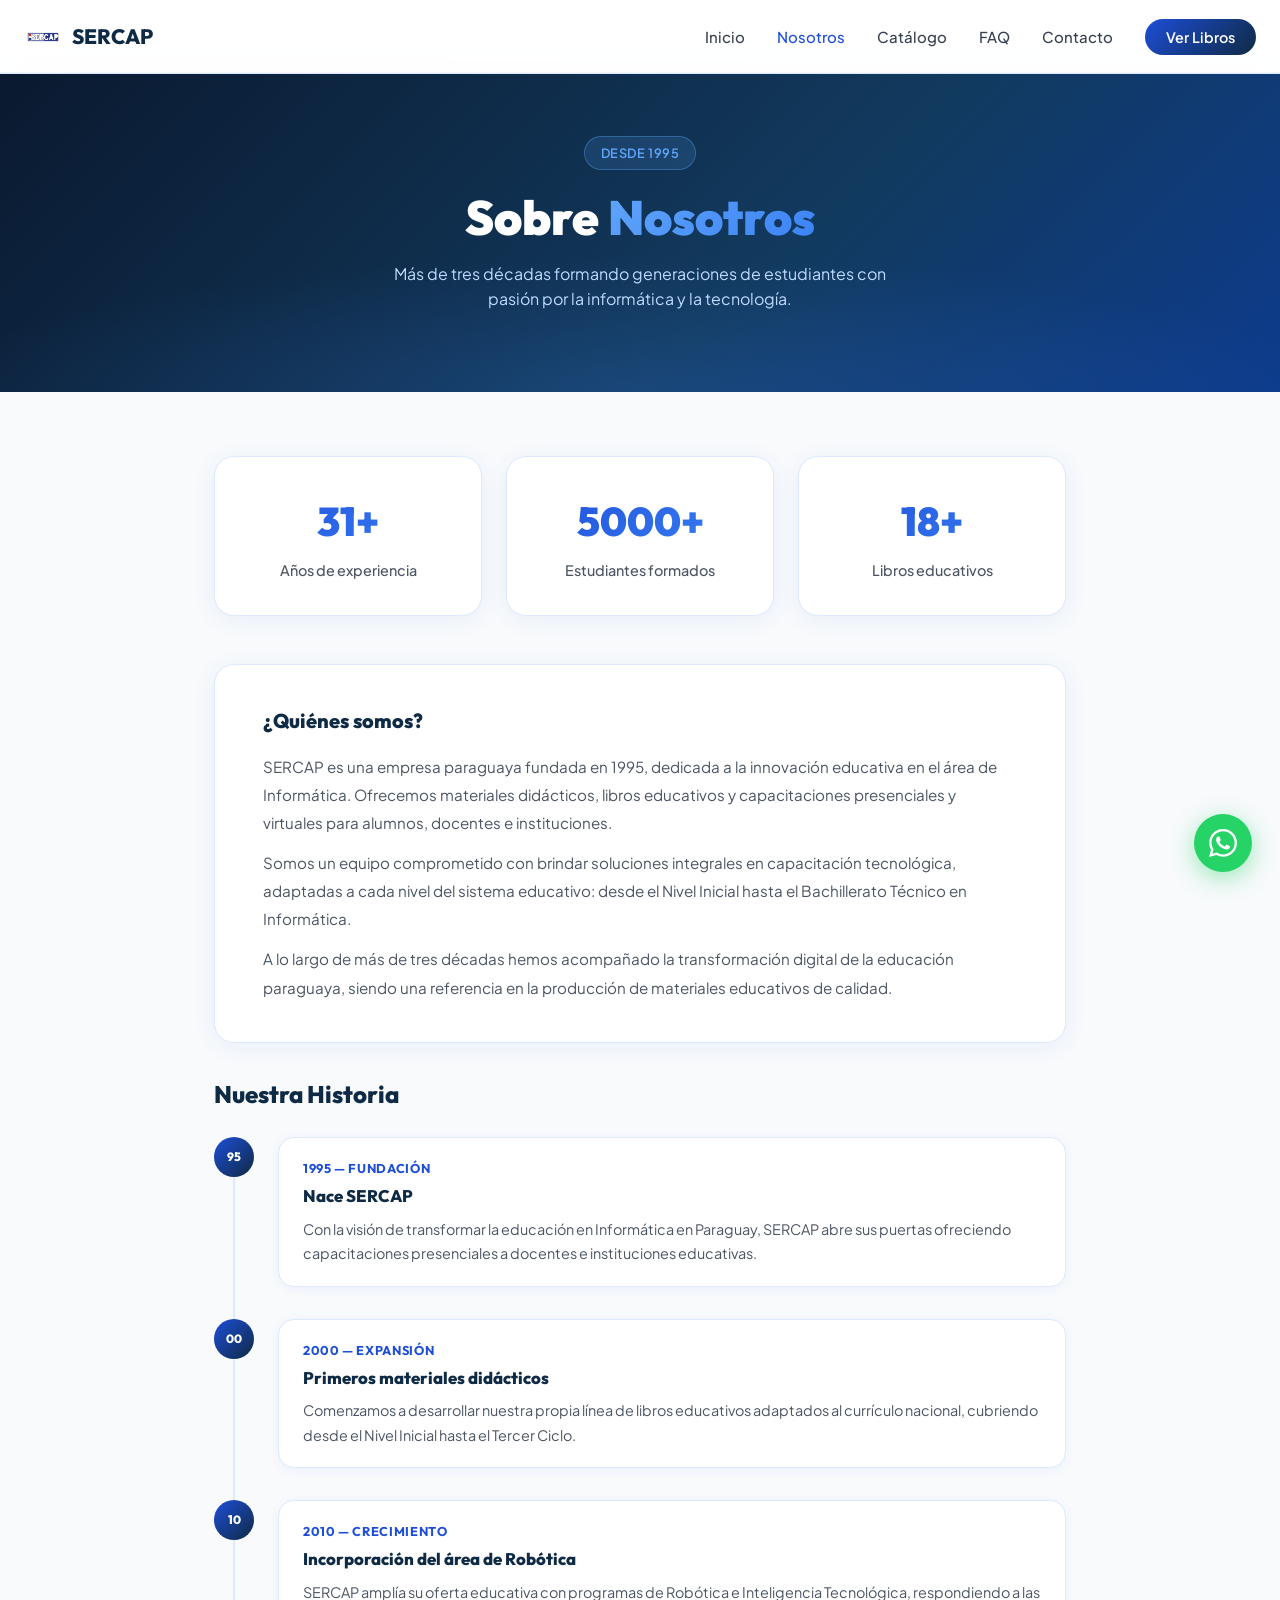
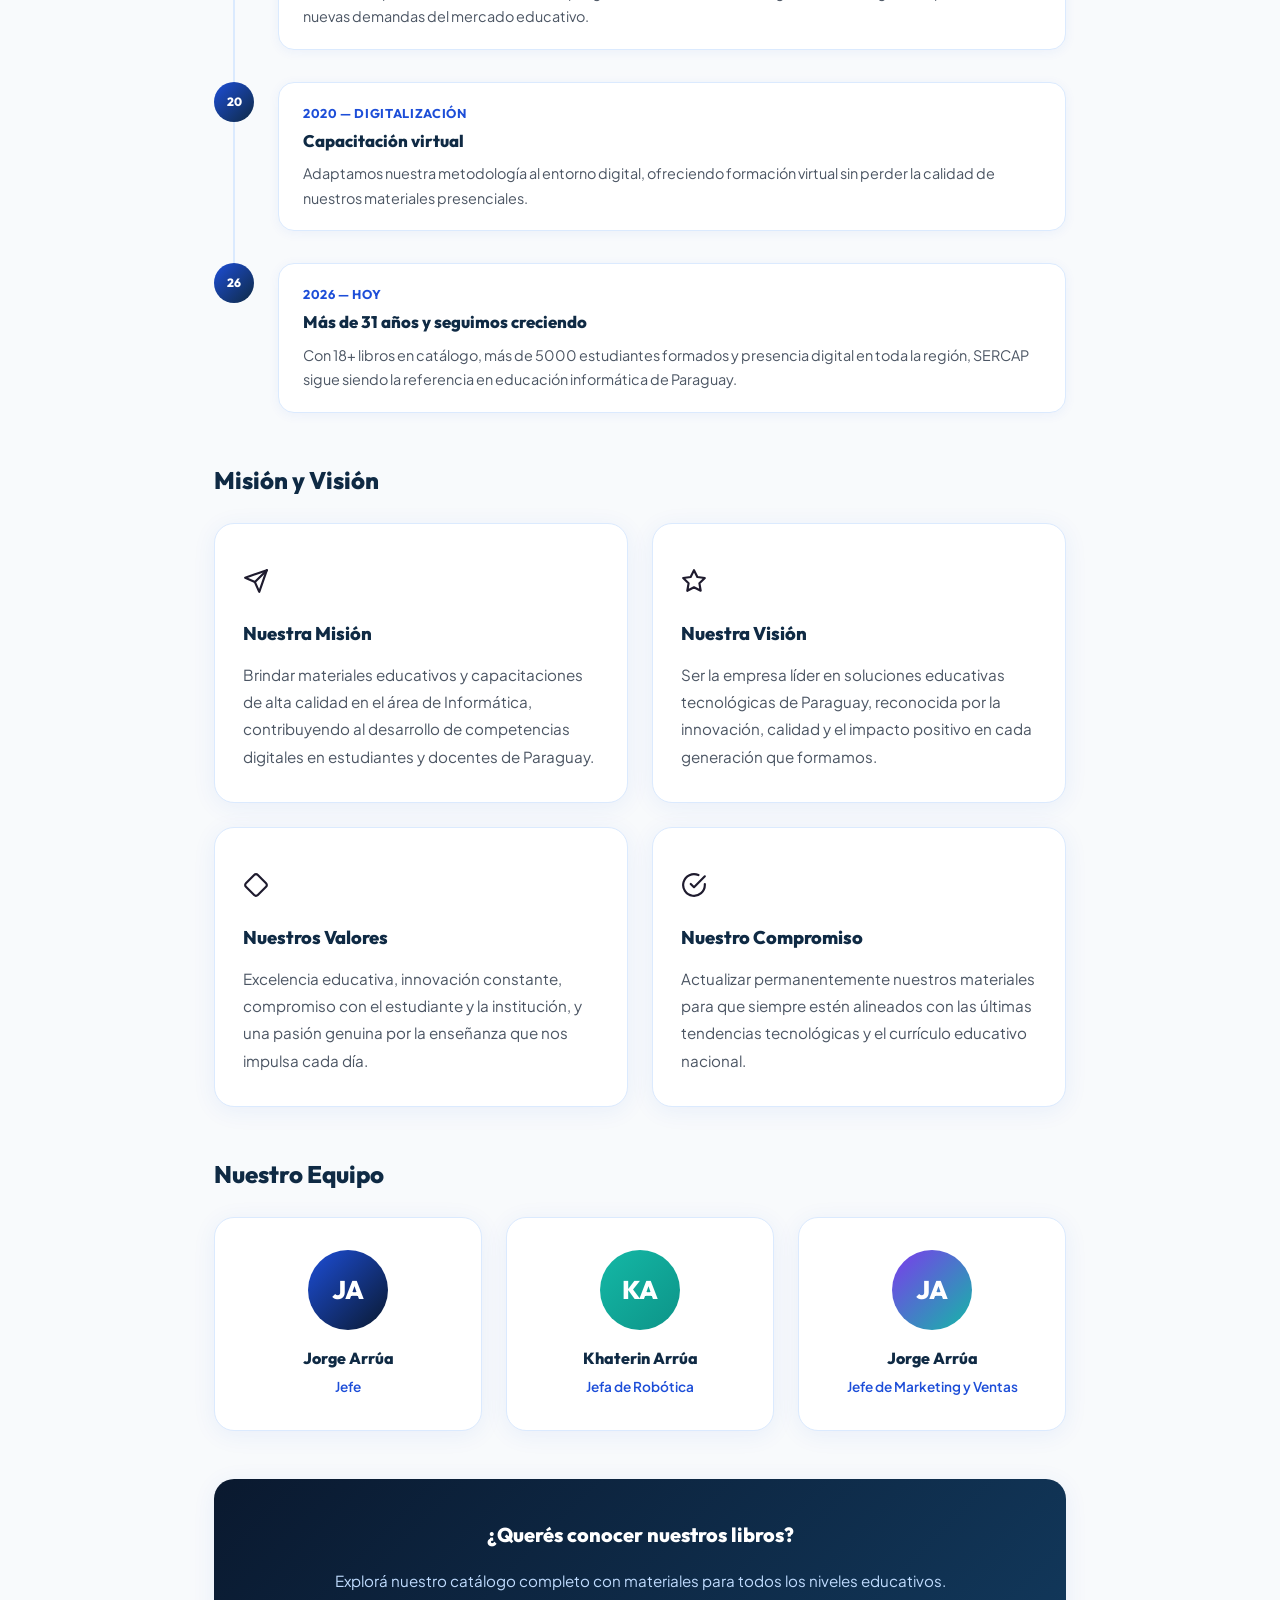
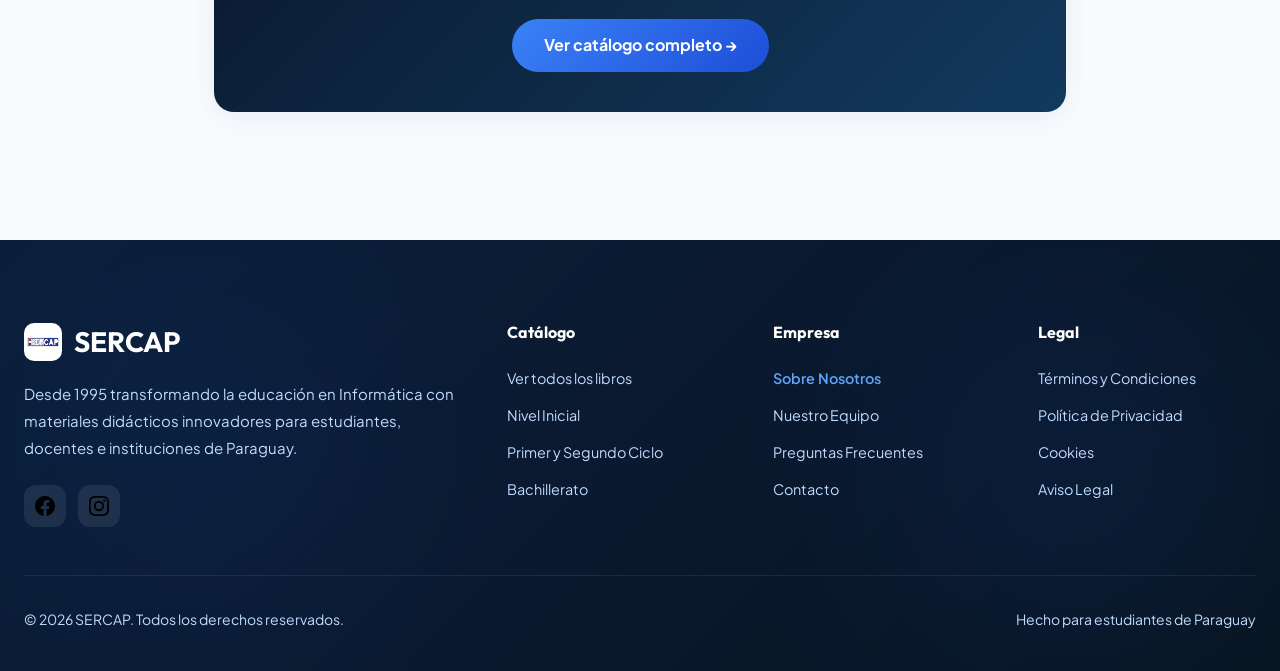
<file: SERCAP/nosotros.html>
<!DOCTYPE html>
<html lang="es">
<head>
    <meta charset="UTF-8">
    <meta name="viewport" content="width=device-width, initial-scale=1.0">
    <meta name="description" content="Conocé la historia de SERCAP, más de 31 años transformando la educación en Informática en Paraguay.">
    <title>Sobre Nosotros – SERCAP</title>
    <link rel="shortcut icon" href="./img/logo.jpg" type="image/x-icon">
    <link rel="preconnect" href="https://fonts.googleapis.com">
    <link rel="preconnect" href="https://fonts.gstatic.com" crossorigin>
    <link href="https://fonts.googleapis.com/css2?family=Outfit:wght@400;600;700;800;900&family=Plus+Jakarta+Sans:wght@400;500;600;700&display=swap" rel="stylesheet">
    <link rel="stylesheet" href="legal.css">
    <style>
        /* ── Página Nosotros ── */
        .nosotros-hero {
            margin-top:72px;
            background:linear-gradient(135deg,var(--purple-950) 0%,var(--purple-800) 60%,#0d3b8c 100%);
            padding:4rem 1.5rem 5rem; text-align:center; position:relative; overflow:hidden;
        }
        .nosotros-hero::before {
            content:''; position:absolute; inset:0;
            background:radial-gradient(ellipse 80% 60% at 50% 100%,rgba(59,130,246,.18) 0%,transparent 70%);
        }
        .nosotros-hero-badge {
            display:inline-flex; align-items:center; gap:.4rem;
            background:rgba(96,165,250,.15); border:1px solid rgba(96,165,250,.35);
            color:var(--teal-300); padding:.35rem 1rem; border-radius:100px;
            font-size:.8rem; font-weight:600; letter-spacing:.04em; text-transform:uppercase;
            margin-bottom:1.25rem; position:relative;
        }
        .nosotros-hero h1 {
            font-family:var(--font-display); font-size:clamp(2rem,5vw,3rem); font-weight:900;
            color:#fff; margin-bottom:1rem; line-height:1.15; position:relative;
        }
        .nosotros-hero h1 span {
            background:linear-gradient(135deg,var(--teal-300),var(--purple-500));
            -webkit-background-clip:text; -webkit-text-fill-color:transparent; background-clip:text;
        }
        .nosotros-hero p { color:var(--purple-200); max-width:520px; margin:0 auto; font-size:1rem; position:relative; }

        /* ── Body ── */
        .nosotros-body { max-width:900px; margin:0 auto; padding:4rem 1.5rem 6rem; }

        /* ── Stats ── */
        .stats-row {
            display:grid; grid-template-columns:repeat(3,1fr); gap:1.5rem;
            margin-bottom:3rem;
        }
        .stat-card {
            background:#fff; border:1px solid var(--purple-100); border-radius:20px;
            padding:2rem 1rem; text-align:center;
            box-shadow:0 4px 24px rgba(29,78,216,.07);
        }
        .stat-num {
            font-family:var(--font-display); font-size:2.5rem; font-weight:900;
            background:linear-gradient(135deg,var(--purple-700),var(--purple-500));
            -webkit-background-clip:text; -webkit-text-fill-color:transparent; background-clip:text;
            display:block; margin-bottom:.25rem;
        }
        .stat-label { color:var(--gray-600); font-size:.9rem; font-weight:500; }

        /* ── Historia timeline ── */
        .timeline { margin-bottom:3rem; }
        .timeline-item {
            display:flex; gap:1.5rem; margin-bottom:2rem; position:relative;
        }
        .timeline-item::before {
            content:''; position:absolute; left:19px; top:40px;
            width:2px; bottom:-2rem; background:var(--purple-100);
        }
        .timeline-item:last-child::before { display:none; }
        .timeline-dot {
            width:40px; height:40px; border-radius:50%; flex-shrink:0;
            background:linear-gradient(135deg,var(--purple-700),var(--purple-900));
            display:flex; align-items:center; justify-content:center;
            color:#fff; font-weight:800; font-size:.75rem; font-family:var(--font-display);
            position:relative; z-index:1;
        }
        .timeline-content {
            background:#fff; border:1px solid var(--purple-100); border-radius:16px;
            padding:1.25rem 1.5rem; flex:1;
            box-shadow:0 2px 12px rgba(29,78,216,.06);
        }
        .timeline-year { font-family:var(--font-display); font-size:.8rem; font-weight:700; color:var(--purple-700); text-transform:uppercase; letter-spacing:.05em; margin-bottom:.3rem; }
        .timeline-title { font-family:var(--font-display); font-size:1.05rem; font-weight:800; color:var(--purple-900); margin-bottom:.4rem; }
        .timeline-desc { font-size:.9rem; color:var(--gray-600); line-height:1.7; }

        /* ── Misión Visión ── */
        .mv-grid { display:grid; grid-template-columns:1fr 1fr; gap:1.5rem; margin-bottom:3rem; }
        .mv-card {
            background:#fff; border:1px solid var(--purple-100); border-radius:20px;
            padding:2rem 1.75rem; box-shadow:0 4px 24px rgba(29,78,216,.07);
        }
        .mv-icon { font-size:2rem; margin-bottom:.75rem; }
        .mv-title { font-family:var(--font-display); font-size:1.15rem; font-weight:800; color:var(--purple-900); margin-bottom:.75rem; }
        .mv-text { color:var(--gray-600); line-height:1.8; font-size:.95rem; }

        /* ── Equipo ── */
        .team-section { margin-bottom:3rem; }
        .section-heading { font-family:var(--font-display); font-size:1.5rem; font-weight:800; color:var(--purple-900); margin-bottom:1.5rem; }
        .team-grid-n { display:grid; grid-template-columns:repeat(3,1fr); gap:1.5rem; }
        .team-card-n {
            background:#fff; border:1px solid var(--purple-100); border-radius:20px;
            padding:2rem 1rem; text-align:center;
            box-shadow:0 4px 24px rgba(29,78,216,.07);
            transition:transform .3s, box-shadow .3s;
        }
        .team-card-n:hover { transform:translateY(-6px); box-shadow:0 16px 40px rgba(29,78,216,.14); }
        .team-avatar-n {
            width:80px; height:80px; border-radius:50%;
            display:flex; align-items:center; justify-content:center;
            margin:0 auto 1rem;
            font-family:var(--font-display); font-size:1.6rem; font-weight:800; color:#fff;
        }
        .team-name-n { font-family:var(--font-display); font-size:1rem; font-weight:800; color:var(--purple-900); margin-bottom:.25rem; }
        .team-role-n { color:var(--purple-700); font-size:.85rem; font-weight:600; }

        /* ── WhatsApp FAB ── */
        .whatsapp-fab { position:fixed; bottom:1.75rem; right:1.75rem; z-index:9999; width:58px; height:58px; border-radius:50%; background:#25D366; color:#fff; display:flex; align-items:center; justify-content:center; box-shadow:0 6px 24px rgba(37,211,102,.45); transition:transform .3s,box-shadow .3s; }
        .whatsapp-fab:hover { transform:scale(1.12) translateY(-3px); box-shadow:0 12px 32px rgba(37,211,102,.55); }

        /* Responsive */
        @media(max-width:768px) {
            .stats-row { grid-template-columns:1fr 1fr; }
            .mv-grid { grid-template-columns:1fr; }
            .team-grid-n { grid-template-columns:1fr 1fr; }
            .nosotros-body { padding:2.5rem 1rem 4rem; }
        }
        @media(max-width:480px) {
            .stats-row { grid-template-columns:1fr; }
            .team-grid-n { grid-template-columns:repeat(3,1fr); gap:.75rem; }
            .team-avatar-n { width:60px; height:60px; font-size:1.2rem; }
            .team-name-n { font-size:.85rem; }
            .team-role-n { font-size:.75rem; }
        }
    </style>
</head>
<body>

<!-- ══ NAVBAR ══ -->
<nav class="navbar">
    <div class="navbar-container">
        <a href="index.html" class="navbar-logo">
            <div class="navbar-logo-icon"><img src="./img/logo.jpg" alt="Logo SERCAP"></div>
            <span>SERCAP</span>
        </a>
        <ul class="navbar-menu" id="navbarMenu">
            <li><a href="index.html" class="navbar-link">Inicio</a></li>
            <li><a href="nosotros.html" class="navbar-link active">Nosotros</a></li>
            <li><a href="libros.html" class="navbar-link">Catálogo</a></li>
            <li><a href="faq.html" class="navbar-link">FAQ</a></li>
            <li><a href="contacto.html" class="navbar-link">Contacto</a></li>
            <li><a href="libros.html" class="navbar-cta">Ver Libros</a></li>
        </ul>
        <button class="navbar-toggle" id="navbarToggle" aria-label="Abrir menú">
            <span></span><span></span><span></span>
        </button>
    </div>
</nav>

<!-- ══ HERO ══ -->
<section class="nosotros-hero">
    <div class="nosotros-hero-badge">Desde 1995</div>
    <h1>Sobre <span>Nosotros</span></h1>
    <p>Más de tres décadas formando generaciones de estudiantes con pasión por la informática y la tecnología.</p>
</section>

<!-- ══ CONTENIDO ══ -->
<div class="nosotros-body">

    <!-- Stats -->
    <div class="stats-row">
        <div class="stat-card">
            <span class="stat-num">31+</span>
            <span class="stat-label">Años de experiencia</span>
        </div>
        <div class="stat-card">
            <span class="stat-num">5000+</span>
            <span class="stat-label">Estudiantes formados</span>
        </div>
        <div class="stat-card">
            <span class="stat-num">18+</span>
            <span class="stat-label">Libros educativos</span>
        </div>
    </div>

    <!-- Quiénes somos -->
    <div class="legal-card">
        <h2>¿Quiénes somos?</h2>
        <p>SERCAP es una empresa paraguaya fundada en 1995, dedicada a la innovación educativa en el área de Informática. Ofrecemos materiales didácticos, libros educativos y capacitaciones presenciales y virtuales para alumnos, docentes e instituciones.</p>
        <p>Somos un equipo comprometido con brindar soluciones integrales en capacitación tecnológica, adaptadas a cada nivel del sistema educativo: desde el Nivel Inicial hasta el Bachillerato Técnico en Informática.</p>
        <p>A lo largo de más de tres décadas hemos acompañado la transformación digital de la educación paraguaya, siendo una referencia en la producción de materiales educativos de calidad.</p>
    </div>

    <!-- Historia -->
    <h2 class="section-heading" id="historia">Nuestra Historia</h2>
    <div class="timeline">
        <div class="timeline-item">
            <div class="timeline-dot">95</div>
            <div class="timeline-content">
                <div class="timeline-year">1995 — Fundación</div>
                <div class="timeline-title">Nace SERCAP</div>
                <div class="timeline-desc">Con la visión de transformar la educación en Informática en Paraguay, SERCAP abre sus puertas ofreciendo capacitaciones presenciales a docentes e instituciones educativas.</div>
            </div>
        </div>
        <div class="timeline-item">
            <div class="timeline-dot">00</div>
            <div class="timeline-content">
                <div class="timeline-year">2000 — Expansión</div>
                <div class="timeline-title">Primeros materiales didácticos</div>
                <div class="timeline-desc">Comenzamos a desarrollar nuestra propia línea de libros educativos adaptados al currículo nacional, cubriendo desde el Nivel Inicial hasta el Tercer Ciclo.</div>
            </div>
        </div>
        <div class="timeline-item">
            <div class="timeline-dot">10</div>
            <div class="timeline-content">
                <div class="timeline-year">2010 — Crecimiento</div>
                <div class="timeline-title">Incorporación del área de Robótica</div>
                <div class="timeline-desc">SERCAP amplía su oferta educativa con programas de Robótica e Inteligencia Tecnológica, respondiendo a las nuevas demandas del mercado educativo.</div>
            </div>
        </div>
        <div class="timeline-item">
            <div class="timeline-dot">20</div>
            <div class="timeline-content">
                <div class="timeline-year">2020 — Digitalización</div>
                <div class="timeline-title">Capacitación virtual</div>
                <div class="timeline-desc">Adaptamos nuestra metodología al entorno digital, ofreciendo formación virtual sin perder la calidad de nuestros materiales presenciales.</div>
            </div>
        </div>
        <div class="timeline-item">
            <div class="timeline-dot">26</div>
            <div class="timeline-content">
                <div class="timeline-year">2026 — Hoy</div>
                <div class="timeline-title">Más de 31 años y seguimos creciendo</div>
                <div class="timeline-desc">Con 18+ libros en catálogo, más de 5000 estudiantes formados y presencia digital en toda la región, SERCAP sigue siendo la referencia en educación informática de Paraguay.</div>
            </div>
        </div>
    </div>

    <!-- Misión y Visión -->
    <h2 class="section-heading">Misión y Visión</h2>
    <div class="mv-grid">
        <div class="mv-card">
            <div class="mv-icon"><svg viewBox="0 0 24 24" fill="none" stroke="currentColor" stroke-width="2" stroke-linecap="round" stroke-linejoin="round" width="26" height="26" aria-hidden="true"><line x1="22" y1="2" x2="11" y2="13"/><polygon points="22 2 15 22 11 13 2 9 22 2"/></svg></div>
            <div class="mv-title">Nuestra Misión</div>
            <div class="mv-text">Brindar materiales educativos y capacitaciones de alta calidad en el área de Informática, contribuyendo al desarrollo de competencias digitales en estudiantes y docentes de Paraguay.</div>
        </div>
        <div class="mv-card">
            <div class="mv-icon"><svg viewBox="0 0 24 24" fill="none" stroke="currentColor" stroke-width="2" stroke-linecap="round" stroke-linejoin="round" width="26" height="26" aria-hidden="true"><polygon points="12 2 15.09 8.26 22 9.27 17 14.14 18.18 21.02 12 17.77 5.82 21.02 7 14.14 2 9.27 8.91 8.26 12 2"/></svg></div>
            <div class="mv-title">Nuestra Visión</div>
            <div class="mv-text">Ser la empresa líder en soluciones educativas tecnológicas de Paraguay, reconocida por la innovación, calidad y el impacto positivo en cada generación que formamos.</div>
        </div>
        <div class="mv-card">
            <div class="mv-icon"><svg viewBox="0 0 24 24" fill="none" stroke="currentColor" stroke-width="2" stroke-linecap="round" stroke-linejoin="round" width="26" height="26" aria-hidden="true"><path d="M2.7 10.3a2.41 2.41 0 000 3.41l7.59 7.59a2.41 2.41 0 003.41 0l7.59-7.59a2.41 2.41 0 000-3.41l-7.59-7.59a2.41 2.41 0 00-3.41 0z"/></svg></div>
            <div class="mv-title">Nuestros Valores</div>
            <div class="mv-text">Excelencia educativa, innovación constante, compromiso con el estudiante y la institución, y una pasión genuina por la enseñanza que nos impulsa cada día.</div>
        </div>
        <div class="mv-card">
            <div class="mv-icon"><svg viewBox="0 0 24 24" fill="none" stroke="currentColor" stroke-width="2" stroke-linecap="round" stroke-linejoin="round" width="26" height="26" aria-hidden="true"><path d="M22 11.08V12a10 10 0 11-5.93-9.14"/><polyline points="22 4 12 14.01 9 11.01"/></svg></div>
            <div class="mv-title">Nuestro Compromiso</div>
            <div class="mv-text">Actualizar permanentemente nuestros materiales para que siempre estén alineados con las últimas tendencias tecnológicas y el currículo educativo nacional.</div>
        </div>
    </div>

    <!-- Equipo -->
    <div class="team-section" id="equipo">
        <h2 class="section-heading">Nuestro Equipo</h2>
        <div class="team-grid-n">
            <div class="team-card-n">
                <div class="team-avatar-n" style="background:linear-gradient(135deg,#1d4ed8,#0a192f)">JA</div>
                <div class="team-name-n">Jorge Arrúa</div>
                <div class="team-role-n">Jefe</div>
            </div>
            <div class="team-card-n">
                <div class="team-avatar-n" style="background:linear-gradient(135deg,#14B8A6,#0D9488)">KA</div>
                <div class="team-name-n">Khaterin Arrúa</div>
                <div class="team-role-n">Jefa de Robótica</div>
            </div>
            <div class="team-card-n">
                <div class="team-avatar-n" style="background:linear-gradient(135deg,#7C3AED,#14B8A6)">JA</div>
                <div class="team-name-n">Jorge Arrúa</div>
                <div class="team-role-n">Jefe de Marketing y Ventas</div>
            </div>
        </div>
    </div>

    <!-- CTA -->
    <div class="legal-card" style="text-align:center; background:linear-gradient(135deg,var(--purple-950),var(--purple-800)); border:none;">
        <h2 style="color:#fff; justify-content:center;">¿Querés conocer nuestros libros?</h2>
        <p style="color:var(--purple-200); margin-bottom:1.5rem;">Explorá nuestro catálogo completo con materiales para todos los niveles educativos.</p>
        <a href="libros.html" style="display:inline-flex;align-items:center;gap:.5rem;padding:.85rem 2rem;background:linear-gradient(135deg,#3b82f6,#1d4ed8);color:#fff;border-radius:100px;font-weight:700;font-size:1rem;transition:transform .25s;">Ver catálogo completo →</a>
    </div>

</div>

<!-- ══ FOOTER ══ -->
<footer class="footer">
    <div class="footer-inner">
        <div class="footer-grid">
            <div>
                <div class="footer-brand-logo">
                    <div class="navbar-logo-icon"><img src="./img/logo.jpg" alt="Logo SERCAP"></div>
                    SERCAP
                </div>
                <p class="footer-description">Desde 1995 transformando la educación en Informática con materiales didácticos innovadores para estudiantes, docentes e instituciones de Paraguay.</p>
                <div class="social-links">
                    <a href="https://www.facebook.com/people/Sercap/100063631775891/" class="social-link" aria-label="Facebook" target="_blank"><img src="./img/mini-icons/fb-icon.svg" alt="Facebook" width="20px"></a>
                    <a href="https://www.instagram.com/sercap1995?igsh=cTNyZ2Y4M3Jtcmlj" class="social-link" aria-label="Instagram" target="_blank"><img src="./img/mini-icons/ig-icon.svg" alt="Instagram" style="width:20px;border-radius:4px;"></a>
                </div>
            </div>
            <div>
                <h4 class="footer-col-title">Catálogo</h4>
                <ul class="footer-links">
                    <li><a href="libros.html">Ver todos los libros</a></li>
                    <li><a href="libros.html">Nivel Inicial</a></li>
                    <li><a href="libros.html">Primer y Segundo Ciclo</a></li>
                    <li><a href="libros.html">Bachillerato</a></li>
                </ul>
            </div>
            <div>
                <h4 class="footer-col-title">Empresa</h4>
                <ul class="footer-links">
                    <li><a href="nosotros.html" class="active-page">Sobre Nosotros</a></li>
                    <li><a href="nosotros.html#equipo">Nuestro Equipo</a></li>
                    <li><a href="faq.html">Preguntas Frecuentes</a></li>
                    <li><a href="contacto.html">Contacto</a></li>
                </ul>
            </div>
            <div>
                <h4 class="footer-col-title">Legal</h4>
                <ul class="footer-links">
                    <li><a href="terminos-y-condiciones.html">Términos y Condiciones</a></li>
                    <li><a href="politica-de-privacidad.html">Política de Privacidad</a></li>
                    <li><a href="cookies.html">Cookies</a></li>
                    <li><a href="aviso-legal.html">Aviso Legal</a></li>
                </ul>
            </div>
        </div>
        <hr class="footer-divider">
        <div class="footer-bottom">
            <span>© 2026 SERCAP. Todos los derechos reservados.</span>
            <span>Hecho para estudiantes de Paraguay</span>
        </div>
    </div>
</footer>

<!-- WhatsApp FAB -->
<a href="https://wa.me/994791593?text=Hola%20SERCAP%2C%20me%20gustar%C3%ADa%20obtener%20m%C3%A1s%20informaci%C3%B3n."
   class="whatsapp-fab" target="_blank" rel="noopener noreferrer" aria-label="Contactar por WhatsApp">
    <svg xmlns="http://www.w3.org/2000/svg" viewBox="0 0 24 24" fill="currentColor" width="28" height="28">
        <path d="M17.472 14.382c-.297-.149-1.758-.867-2.03-.967-.273-.099-.471-.148-.67.15-.197.297-.767.966-.94 1.164-.173.199-.347.223-.644.075-.297-.15-1.255-.463-2.39-1.475-.883-.788-1.48-1.761-1.653-2.059-.173-.297-.018-.458.13-.606.134-.133.298-.347.446-.52.149-.174.198-.298.298-.497.099-.198.05-.371-.025-.52-.075-.149-.669-1.612-.916-2.207-.242-.579-.487-.5-.669-.51-.173-.008-.371-.01-.57-.01-.198 0-.52.074-.792.372-.272.297-1.04 1.016-1.04 2.479 0 1.462 1.065 2.875 1.213 3.074.149.198 2.096 3.2 5.077 4.487.709.306 1.262.489 1.694.625.712.227 1.36.195 1.871.118.571-.085 1.758-.719 2.006-1.413.248-.694.248-1.289.173-1.413-.074-.124-.272-.198-.57-.347m-5.421 7.403h-.004a9.87 9.87 0 01-5.031-1.378l-.361-.214-3.741.982.998-3.648-.235-.374a9.86 9.86 0 01-1.51-5.26c.001-5.45 4.436-9.884 9.888-9.884 2.64 0 5.122 1.03 6.988 2.898a9.825 9.825 0 012.893 6.994c-.003 5.45-4.437 9.884-9.885 9.884m8.413-18.297A11.815 11.815 0 0012.05 0C5.495 0 .16 5.335.157 11.892c0 2.096.547 4.142 1.588 5.945L.057 24l6.305-1.654a11.882 11.882 0 005.683 1.448h.005c6.554 0 11.89-5.335 11.893-11.893a11.821 11.821 0 00-3.48-8.413z"/>
    </svg>
</a>

<script src="legal.js"></script>
</body>
</html>
</file>
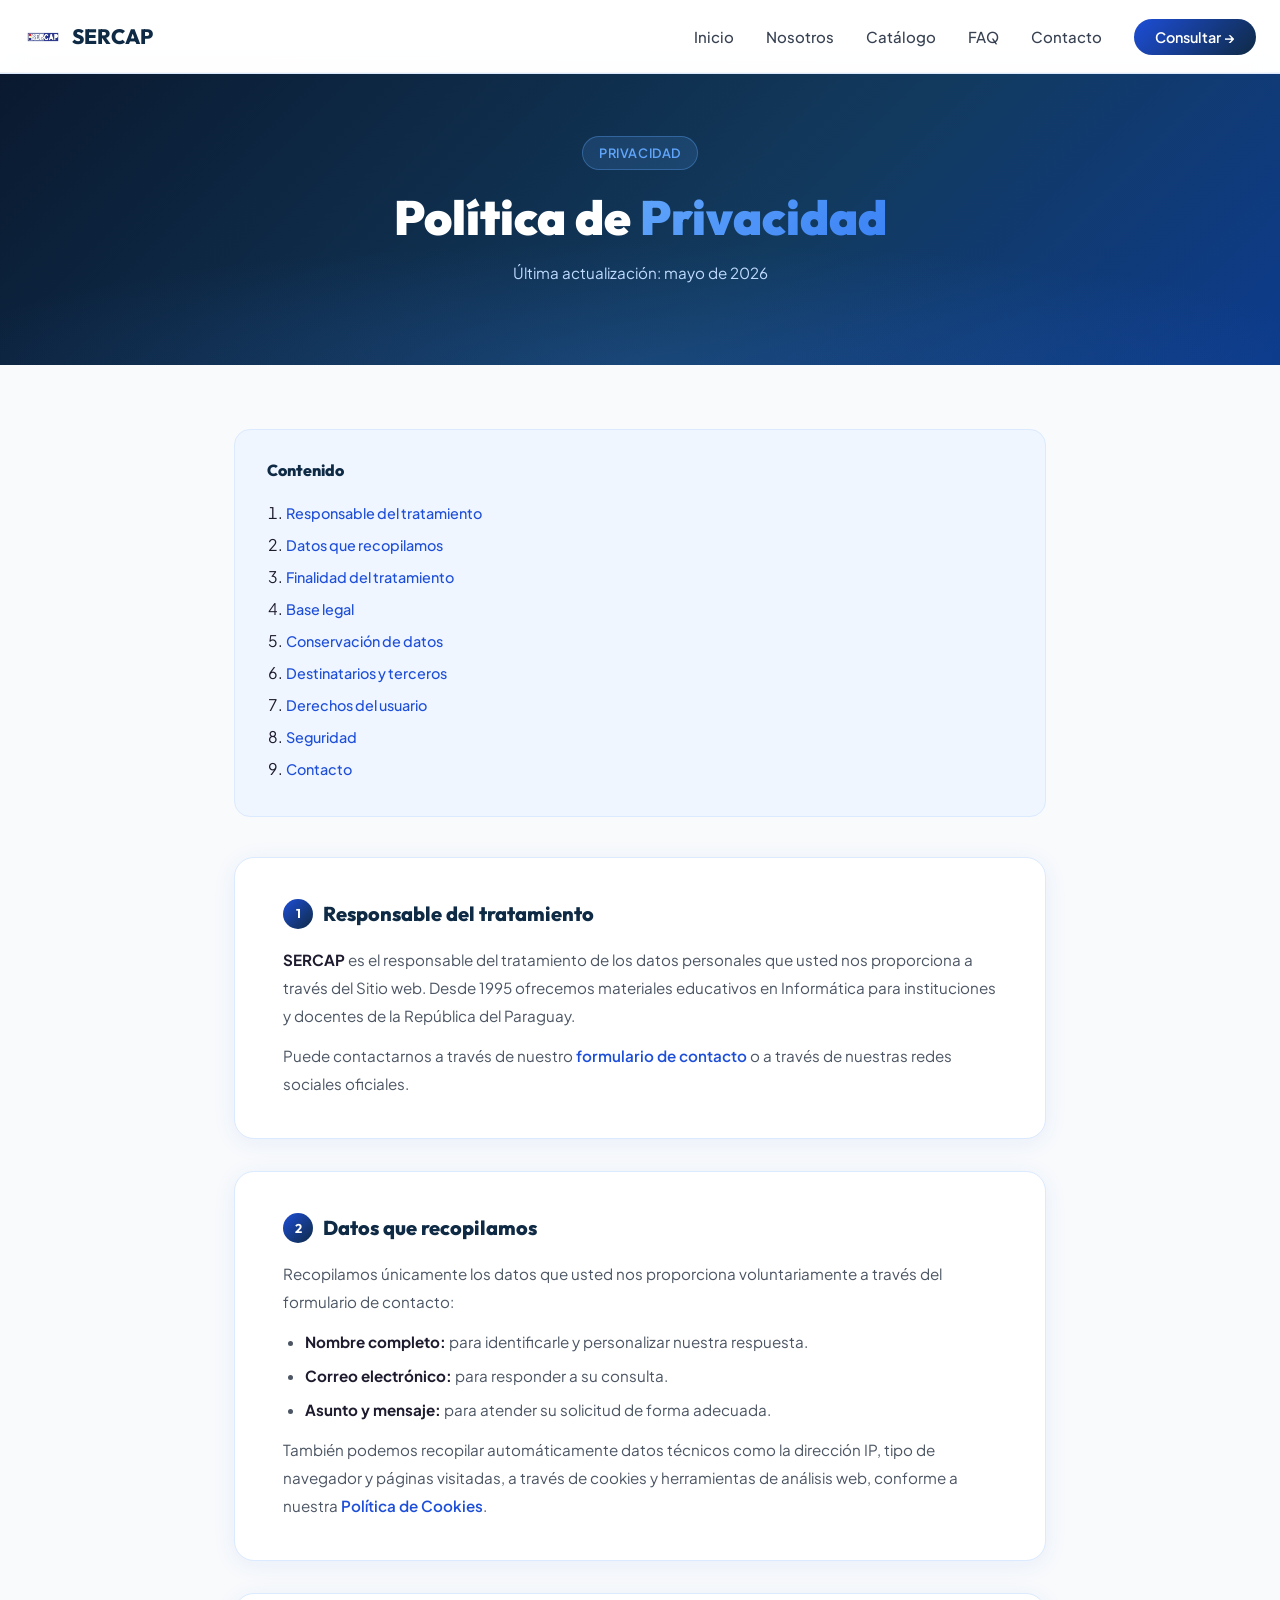
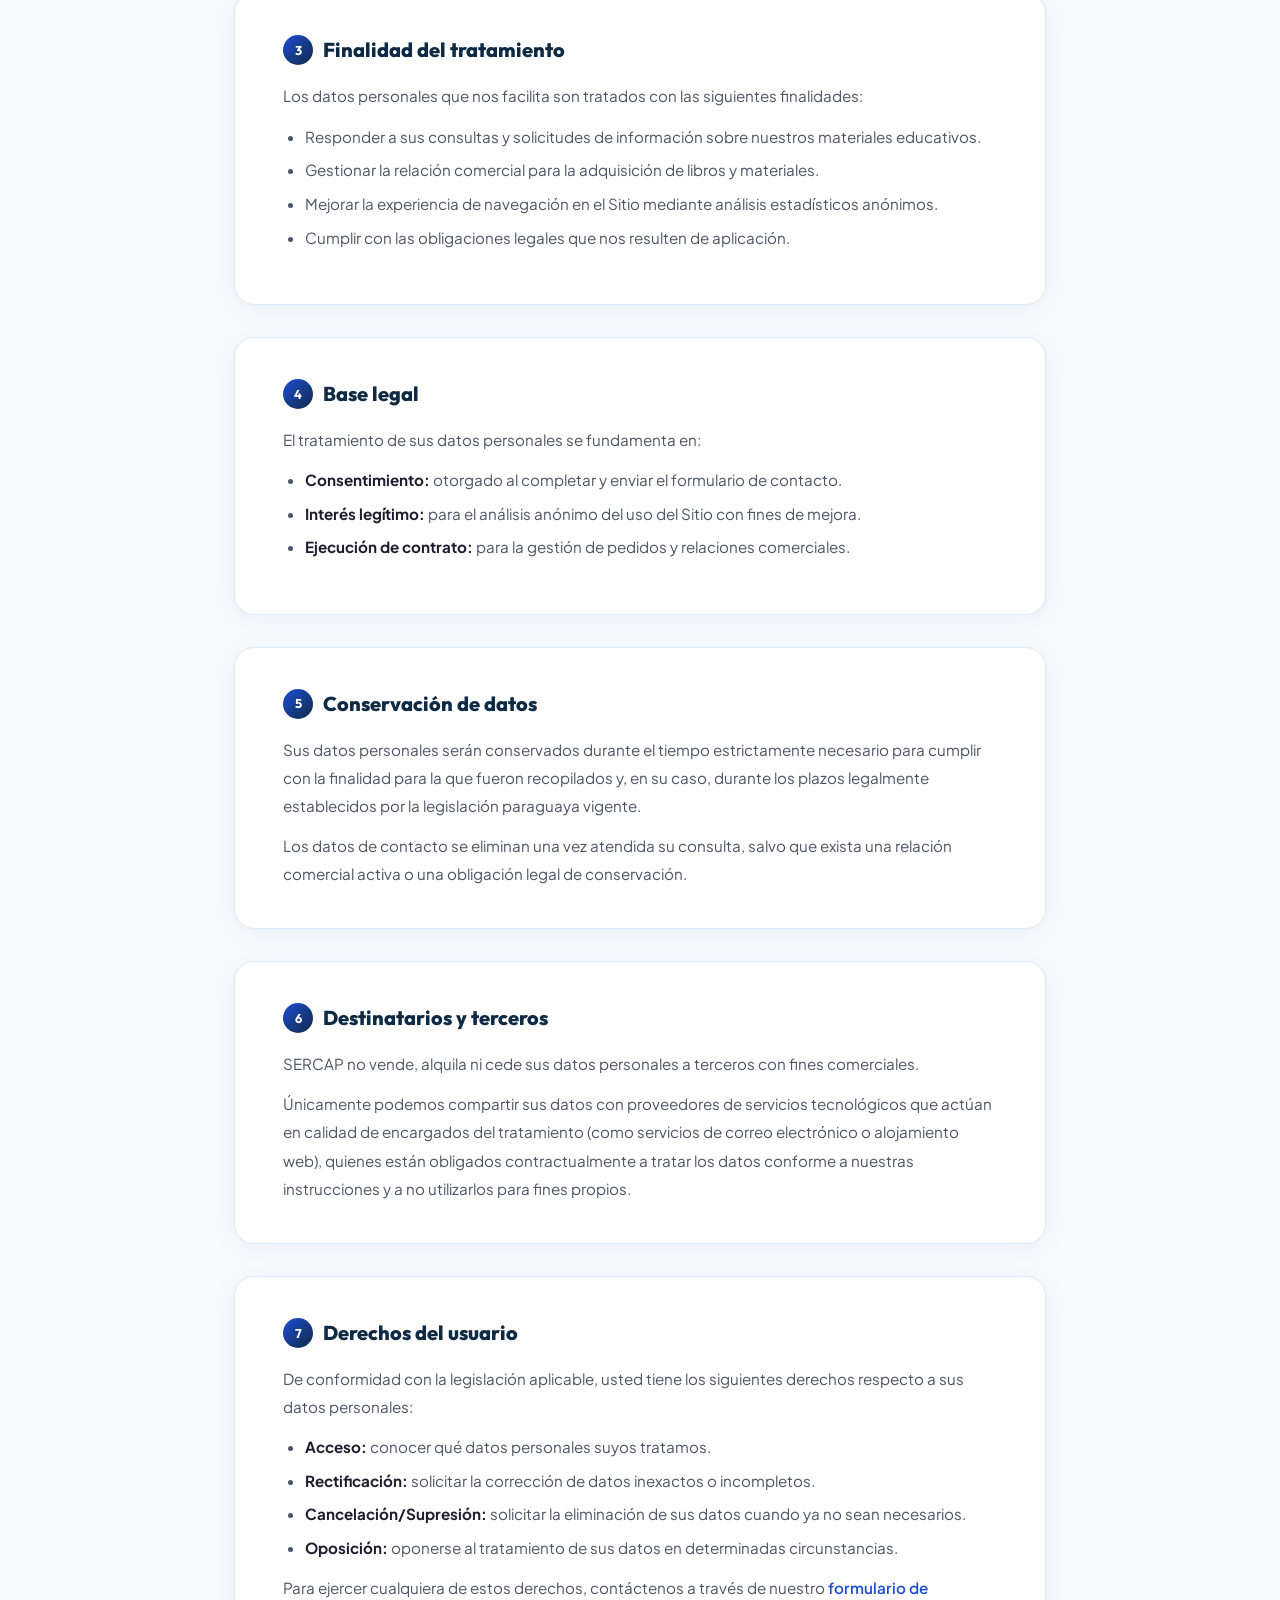
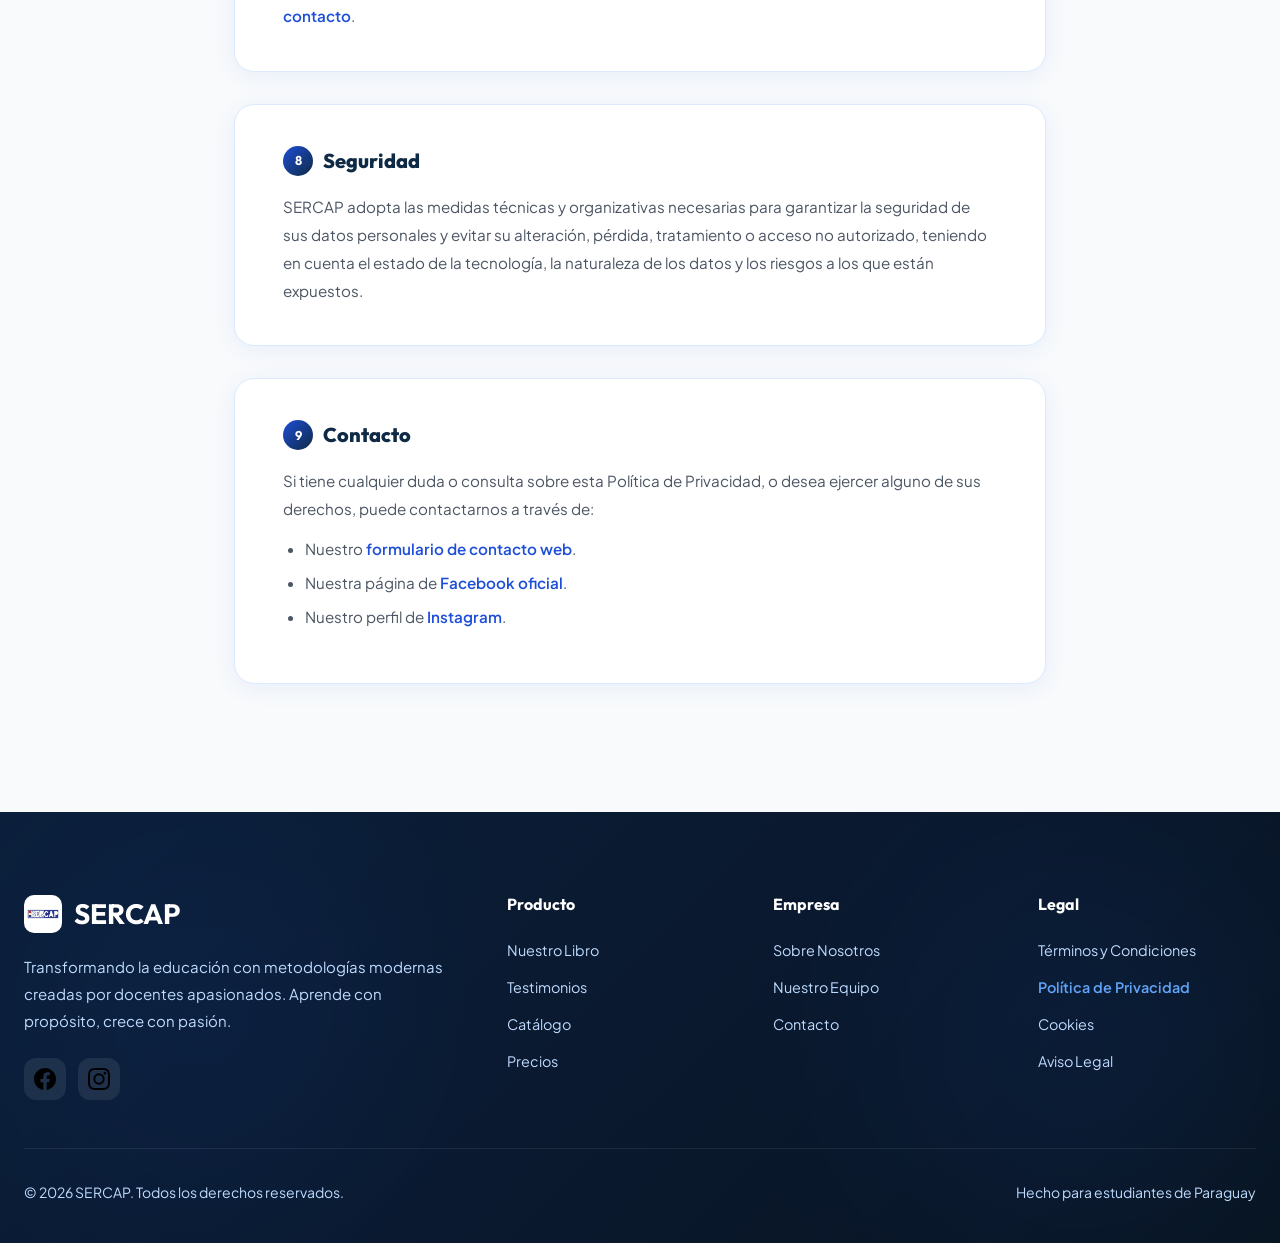
<file: SERCAP/politica-de-privacidad.html>
<!DOCTYPE html>
<html lang="es">
<head>
    <meta charset="UTF-8">
    <meta name="viewport" content="width=device-width, initial-scale=1.0">
    <meta name="description" content="Política de Privacidad de SERCAP. Conoce cómo tratamos tus datos personales.">
    <title>Política de Privacidad – SERCAP</title>
    <link rel="shortcut icon" href="./img/logo.jpg" type="image/x-icon">
    <link rel="preconnect" href="https://fonts.googleapis.com">
    <link rel="preconnect" href="https://fonts.gstatic.com" crossorigin>
    <link href="https://fonts.googleapis.com/css2?family=Outfit:wght@400;600;700;800;900&family=Plus+Jakarta+Sans:wght@400;500;600;700&display=swap" rel="stylesheet">
    <link rel="stylesheet" href="legal.css">
</head>
<body>

<!-- ══ NAVBAR ══ -->
<nav class="navbar">
    <div class="navbar-container">
        <a href="index.html" class="navbar-logo">
            <div class="navbar-logo-icon"><img src="./img/logo.jpg" alt="Logo SERCAP"></div>
            <span>SERCAP</span>
        </a>
        <ul class="navbar-menu" id="navbarMenu">
            <li><a href="index.html" class="navbar-link">Inicio</a></li>
            <li><a href="nosotros.html" class="navbar-link">Nosotros</a></li>
            <li><a href="libros.html" class="navbar-link">Catálogo</a></li>
            <li><a href="faq.html" class="navbar-link">FAQ</a></li>
            <li><a href="contacto.html" class="navbar-link">Contacto</a></li>
            <li><a href="contacto.html" class="navbar-cta">Consultar →</a></li>
        </ul>
        <button class="navbar-toggle" id="navbarToggle" aria-label="Abrir menú">
            <span></span><span></span><span></span>
        </button>
    </div>
</nav>

<!-- ══ HERO ══ -->
<section class="legal-hero">
    <div class="legal-hero-badge">Privacidad</div>
    <h1>Política de <span>Privacidad</span></h1>
    <p>Última actualización: mayo de 2026</p>
</section>

<!-- ══ CONTENIDO ══ -->
<main class="legal-body">

    <nav class="legal-index">
        <h3>Contenido</h3>
        <ol>
            <li><a href="#responsable">Responsable del tratamiento</a></li>
            <li><a href="#datos">Datos que recopilamos</a></li>
            <li><a href="#finalidad">Finalidad del tratamiento</a></li>
            <li><a href="#base-legal">Base legal</a></li>
            <li><a href="#conservacion">Conservación de datos</a></li>
            <li><a href="#destinatarios">Destinatarios y terceros</a></li>
            <li><a href="#derechos">Derechos del usuario</a></li>
            <li><a href="#seguridad">Seguridad</a></li>
            <li><a href="#contacto-privacidad">Contacto</a></li>
        </ol>
    </nav>

    <div class="legal-card" id="responsable">
        <h2><span class="section-num">1</span> Responsable del tratamiento</h2>
        <p><strong>SERCAP</strong> es el responsable del tratamiento de los datos personales que usted nos proporciona a través del Sitio web. Desde 1995 ofrecemos materiales educativos en Informática para instituciones y docentes de la República del Paraguay.</p>
        <p>Puede contactarnos a través de nuestro <a href="index.html#contacto">formulario de contacto</a> o a través de nuestras redes sociales oficiales.</p>
    </div>

    <div class="legal-card" id="datos">
        <h2><span class="section-num">2</span> Datos que recopilamos</h2>
        <p>Recopilamos únicamente los datos que usted nos proporciona voluntariamente a través del formulario de contacto:</p>
        <ul>
            <li><strong>Nombre completo:</strong> para identificarle y personalizar nuestra respuesta.</li>
            <li><strong>Correo electrónico:</strong> para responder a su consulta.</li>
            <li><strong>Asunto y mensaje:</strong> para atender su solicitud de forma adecuada.</li>
        </ul>
        <p>También podemos recopilar automáticamente datos técnicos como la dirección IP, tipo de navegador y páginas visitadas, a través de cookies y herramientas de análisis web, conforme a nuestra <a href="cookies.html">Política de Cookies</a>.</p>
    </div>

    <div class="legal-card" id="finalidad">
        <h2><span class="section-num">3</span> Finalidad del tratamiento</h2>
        <p>Los datos personales que nos facilita son tratados con las siguientes finalidades:</p>
        <ul>
            <li>Responder a sus consultas y solicitudes de información sobre nuestros materiales educativos.</li>
            <li>Gestionar la relación comercial para la adquisición de libros y materiales.</li>
            <li>Mejorar la experiencia de navegación en el Sitio mediante análisis estadísticos anónimos.</li>
            <li>Cumplir con las obligaciones legales que nos resulten de aplicación.</li>
        </ul>
    </div>

    <div class="legal-card" id="base-legal">
        <h2><span class="section-num">4</span> Base legal</h2>
        <p>El tratamiento de sus datos personales se fundamenta en:</p>
        <ul>
            <li><strong>Consentimiento:</strong> otorgado al completar y enviar el formulario de contacto.</li>
            <li><strong>Interés legítimo:</strong> para el análisis anónimo del uso del Sitio con fines de mejora.</li>
            <li><strong>Ejecución de contrato:</strong> para la gestión de pedidos y relaciones comerciales.</li>
        </ul>
    </div>

    <div class="legal-card" id="conservacion">
        <h2><span class="section-num">5</span> Conservación de datos</h2>
        <p>Sus datos personales serán conservados durante el tiempo estrictamente necesario para cumplir con la finalidad para la que fueron recopilados y, en su caso, durante los plazos legalmente establecidos por la legislación paraguaya vigente.</p>
        <p>Los datos de contacto se eliminan una vez atendida su consulta, salvo que exista una relación comercial activa o una obligación legal de conservación.</p>
    </div>

    <div class="legal-card" id="destinatarios">
        <h2><span class="section-num">6</span> Destinatarios y terceros</h2>
        <p>SERCAP no vende, alquila ni cede sus datos personales a terceros con fines comerciales.</p>
        <p>Únicamente podemos compartir sus datos con proveedores de servicios tecnológicos que actúan en calidad de encargados del tratamiento (como servicios de correo electrónico o alojamiento web), quienes están obligados contractualmente a tratar los datos conforme a nuestras instrucciones y a no utilizarlos para fines propios.</p>
    </div>

    <div class="legal-card" id="derechos">
        <h2><span class="section-num">7</span> Derechos del usuario</h2>
        <p>De conformidad con la legislación aplicable, usted tiene los siguientes derechos respecto a sus datos personales:</p>
        <ul>
            <li><strong>Acceso:</strong> conocer qué datos personales suyos tratamos.</li>
            <li><strong>Rectificación:</strong> solicitar la corrección de datos inexactos o incompletos.</li>
            <li><strong>Cancelación/Supresión:</strong> solicitar la eliminación de sus datos cuando ya no sean necesarios.</li>
            <li><strong>Oposición:</strong> oponerse al tratamiento de sus datos en determinadas circunstancias.</li>
        </ul>
        <p>Para ejercer cualquiera de estos derechos, contáctenos a través de nuestro <a href="index.html#contacto">formulario de contacto</a>.</p>
    </div>

    <div class="legal-card" id="seguridad">
        <h2><span class="section-num">8</span> Seguridad</h2>
        <p>SERCAP adopta las medidas técnicas y organizativas necesarias para garantizar la seguridad de sus datos personales y evitar su alteración, pérdida, tratamiento o acceso no autorizado, teniendo en cuenta el estado de la tecnología, la naturaleza de los datos y los riesgos a los que están expuestos.</p>
    </div>

    <div class="legal-card" id="contacto-privacidad">
        <h2><span class="section-num">9</span> Contacto</h2>
        <p>Si tiene cualquier duda o consulta sobre esta Política de Privacidad, o desea ejercer alguno de sus derechos, puede contactarnos a través de:</p>
        <ul>
            <li>Nuestro <a href="index.html#contacto">formulario de contacto web</a>.</li>
            <li>Nuestra página de <a href="https://www.facebook.com/people/Sercap/100063631775891/" target="_blank">Facebook oficial</a>.</li>
            <li>Nuestro perfil de <a href="https://www.instagram.com/sercap1995" target="_blank">Instagram</a>.</li>
        </ul>
    </div>

</main>

<!-- ══ FOOTER ══ -->
<footer class="footer">
    <div class="footer-inner">
        <div class="footer-grid">
            <div>
                <div class="footer-brand-logo">
                    <div class="navbar-logo-icon"><img src="./img/logo.jpg" alt="Logo SERCAP"></div>
                    SERCAP
                </div>
                <p class="footer-description">Transformando la educación con metodologías modernas creadas por docentes apasionados. Aprende con propósito, crece con pasión.</p>
                <div class="social-links">
                    <a href="https://www.facebook.com/people/Sercap/100063631775891/" class="social-link" aria-label="Facebook" target="_blank"><img src="./img/mini-icons/fb-icon.svg" alt="Facebook" width="22"></a>
                    <a href="https://www.instagram.com/sercap1995?igsh=cTNyZ2Y4M3Jtcmlj" class="social-link" aria-label="Instagram" target="_blank"><img src="./img/mini-icons/ig-icon.svg" alt="Instagram" style="width:22px;border-radius:5px;"></a>
                </div>
            </div>
            <div>
                <h4 class="footer-col-title">Producto</h4>
                <ul class="footer-links">
                    <li><a href="index.html#libro">Nuestro Libro</a></li>
                    <li><a href="index.html#testimonios">Testimonios</a></li>
                    <li><a href="libros.html">Catálogo</a></li>
                    <li><a href="index.html#contacto">Precios</a></li>
                </ul>
            </div>
            <div>
                <h4 class="footer-col-title">Empresa</h4>
                <ul class="footer-links">
                    <li><a href="index.html#sobre-nosotros">Sobre Nosotros</a></li>
                    <li><a href="index.html#sobre-nosotros">Nuestro Equipo</a></li>
                    <li><a href="index.html#contacto">Contacto</a></li>
                </ul>
            </div>
            <div>
                <h4 class="footer-col-title">Legal</h4>
                <ul class="footer-links">
                    <li><a href="terminos-y-condiciones.html">Términos y Condiciones</a></li>
                    <li><a href="politica-de-privacidad.html" class="active-page">Política de Privacidad</a></li>
                    <li><a href="cookies.html">Cookies</a></li>
                    <li><a href="aviso-legal.html">Aviso Legal</a></li>
                </ul>
            </div>
        </div>
        <hr class="footer-divider">
        <div class="footer-bottom">
            <span>© 2026 SERCAP. Todos los derechos reservados.</span>
            <span>Hecho para estudiantes de Paraguay</span>
        </div>
    </div>
</footer>

<script src="legal.js"></script>
</body>
</html>
</file>
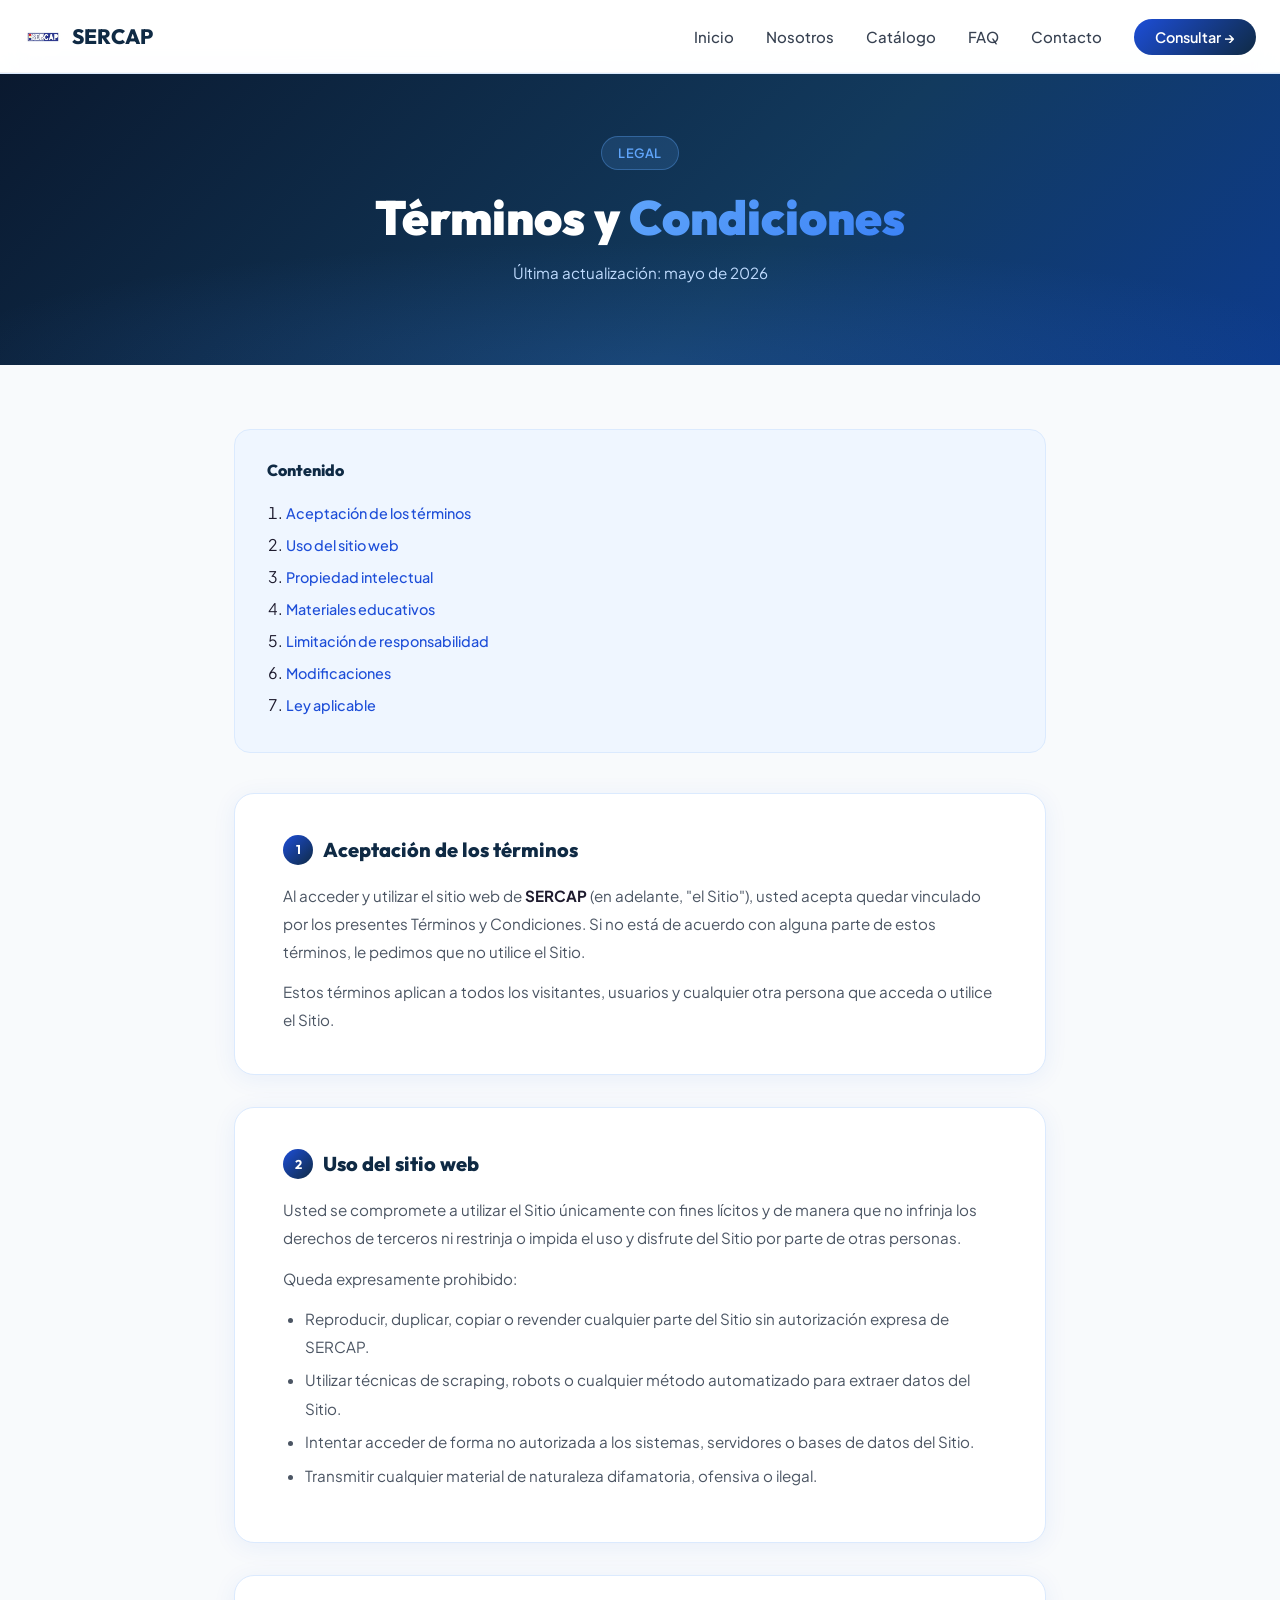
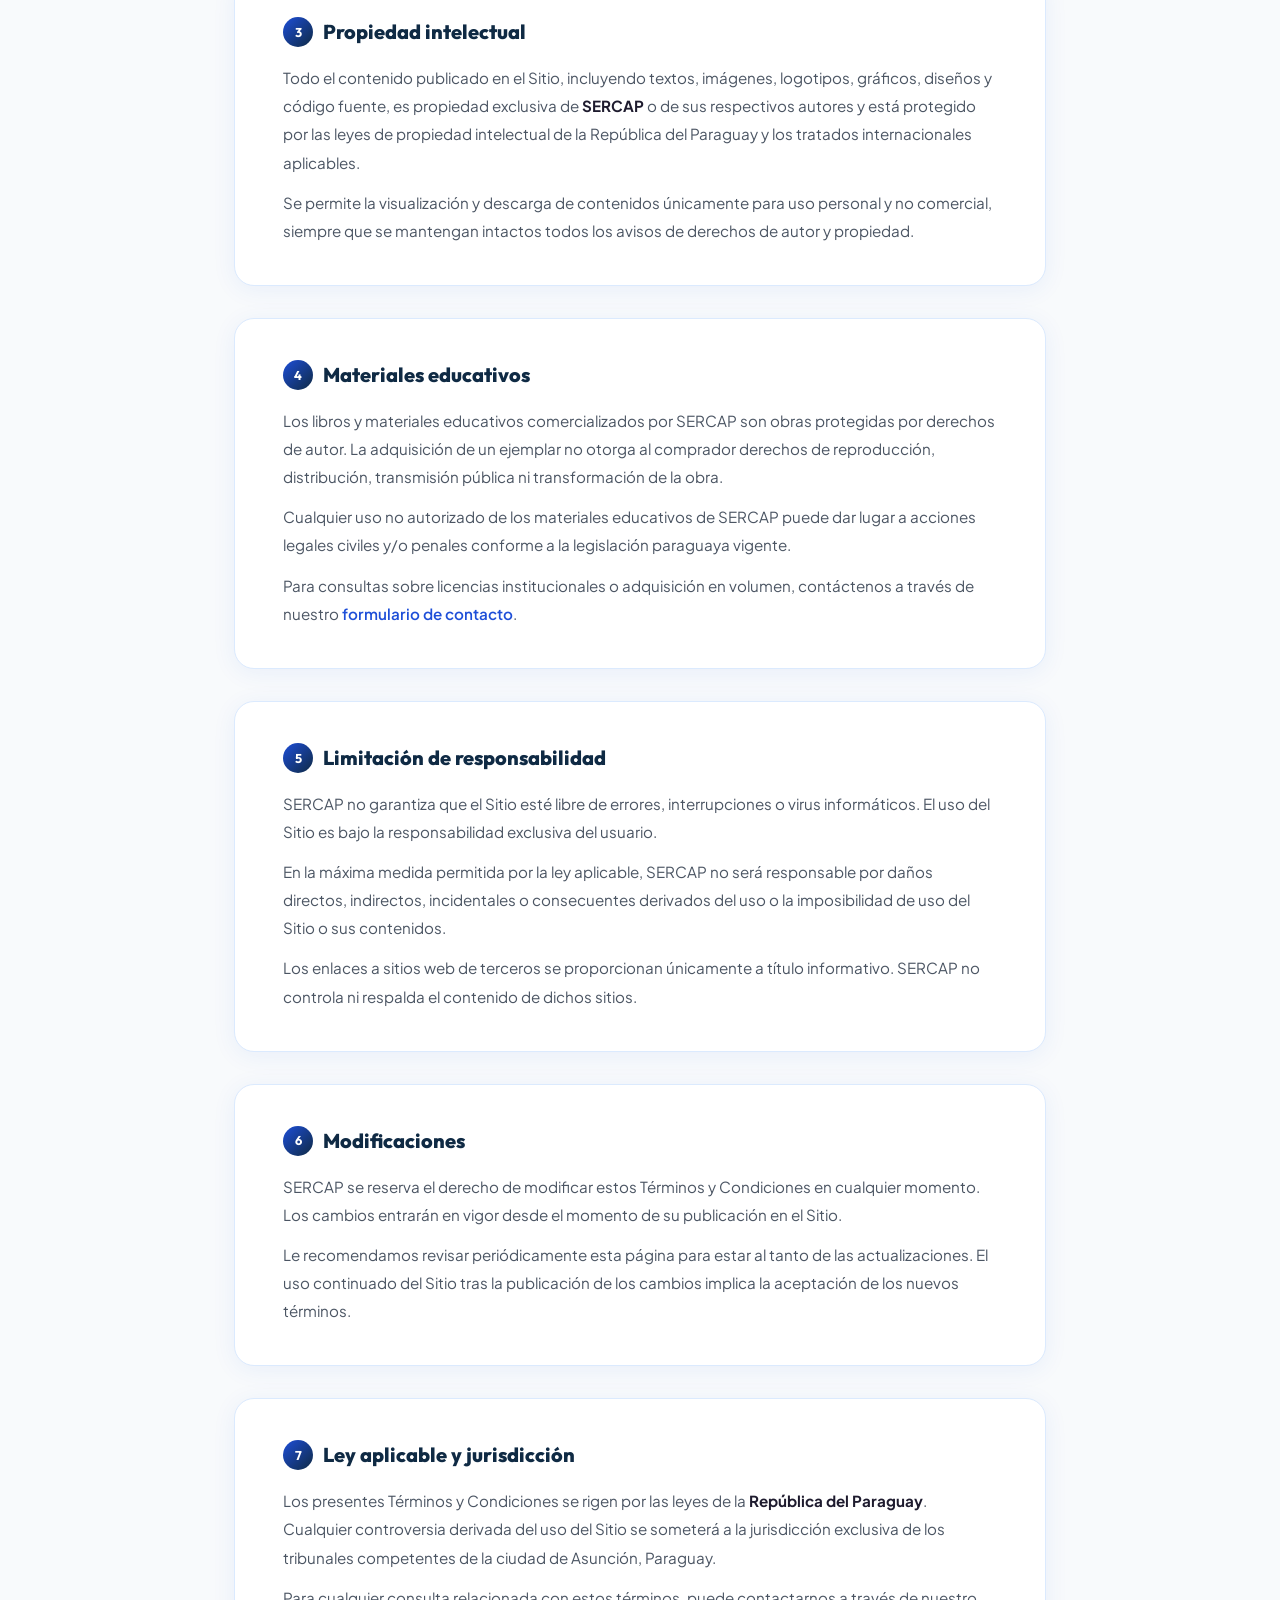
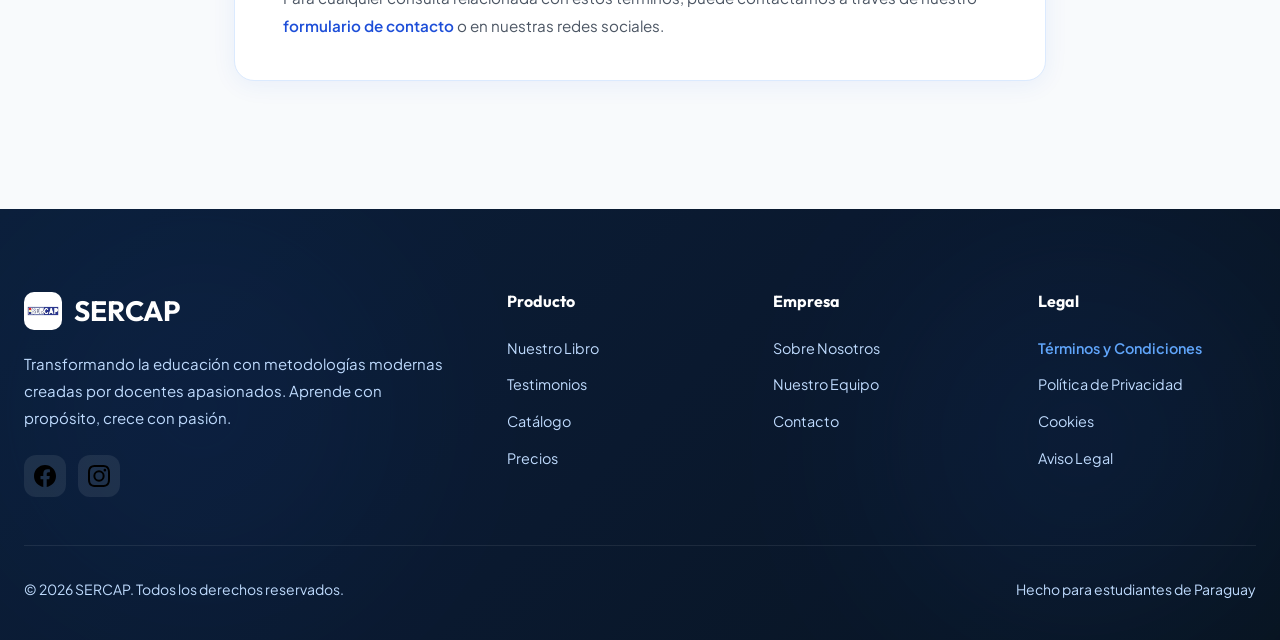
<file: SERCAP/terminos-y-condiciones.html>
<!DOCTYPE html>
<html lang="es">
<head>
    <meta charset="UTF-8">
    <meta name="viewport" content="width=device-width, initial-scale=1.0">
    <meta name="description" content="Términos y Condiciones de uso del sitio web y materiales educativos de SERCAP.">
    <title>Términos y Condiciones – SERCAP</title>
    <link rel="shortcut icon" href="./img/logo.jpg" type="image/x-icon">
    <link rel="preconnect" href="https://fonts.googleapis.com">
    <link rel="preconnect" href="https://fonts.gstatic.com" crossorigin>
    <link href="https://fonts.googleapis.com/css2?family=Outfit:wght@400;600;700;800;900&family=Plus+Jakarta+Sans:wght@400;500;600;700&display=swap" rel="stylesheet">
    <link rel="stylesheet" href="legal.css">
</head>
<body>

<!-- ══ NAVBAR ══ -->
<nav class="navbar">
    <div class="navbar-container">
        <a href="index.html" class="navbar-logo">
            <div class="navbar-logo-icon"><img src="./img/logo.jpg" alt="Logo SERCAP"></div>
            <span>SERCAP</span>
        </a>
        <ul class="navbar-menu" id="navbarMenu">
            <li><a href="index.html" class="navbar-link">Inicio</a></li>
            <li><a href="nosotros.html" class="navbar-link">Nosotros</a></li>
            <li><a href="libros.html" class="navbar-link">Catálogo</a></li>
            <li><a href="faq.html" class="navbar-link">FAQ</a></li>
            <li><a href="contacto.html" class="navbar-link">Contacto</a></li>
            <li><a href="contacto.html" class="navbar-cta">Consultar →</a></li>
        </ul>
        <button class="navbar-toggle" id="navbarToggle" aria-label="Abrir menú">
            <span></span><span></span><span></span>
        </button>
    </div>
</nav>

<!-- ══ HERO ══ -->
<section class="legal-hero">
    <div class="legal-hero-badge">Legal</div>
    <h1>Términos y <span>Condiciones</span></h1>
    <p>Última actualización: mayo de 2026</p>
</section>

<!-- ══ CONTENIDO ══ -->
<main class="legal-body">

    <nav class="legal-index">
        <h3>Contenido</h3>
        <ol>
            <li><a href="#aceptacion">Aceptación de los términos</a></li>
            <li><a href="#uso-sitio">Uso del sitio web</a></li>
            <li><a href="#propiedad">Propiedad intelectual</a></li>
            <li><a href="#materiales">Materiales educativos</a></li>
            <li><a href="#responsabilidad">Limitación de responsabilidad</a></li>
            <li><a href="#modificaciones">Modificaciones</a></li>
            <li><a href="#ley">Ley aplicable</a></li>
        </ol>
    </nav>

    <div class="legal-card" id="aceptacion">
        <h2><span class="section-num">1</span> Aceptación de los términos</h2>
        <p>Al acceder y utilizar el sitio web de <strong>SERCAP</strong> (en adelante, "el Sitio"), usted acepta quedar vinculado por los presentes Términos y Condiciones. Si no está de acuerdo con alguna parte de estos términos, le pedimos que no utilice el Sitio.</p>
        <p>Estos términos aplican a todos los visitantes, usuarios y cualquier otra persona que acceda o utilice el Sitio.</p>
    </div>

    <div class="legal-card" id="uso-sitio">
        <h2><span class="section-num">2</span> Uso del sitio web</h2>
        <p>Usted se compromete a utilizar el Sitio únicamente con fines lícitos y de manera que no infrinja los derechos de terceros ni restrinja o impida el uso y disfrute del Sitio por parte de otras personas.</p>
        <p>Queda expresamente prohibido:</p>
        <ul>
            <li>Reproducir, duplicar, copiar o revender cualquier parte del Sitio sin autorización expresa de SERCAP.</li>
            <li>Utilizar técnicas de scraping, robots o cualquier método automatizado para extraer datos del Sitio.</li>
            <li>Intentar acceder de forma no autorizada a los sistemas, servidores o bases de datos del Sitio.</li>
            <li>Transmitir cualquier material de naturaleza difamatoria, ofensiva o ilegal.</li>
        </ul>
    </div>

    <div class="legal-card" id="propiedad">
        <h2><span class="section-num">3</span> Propiedad intelectual</h2>
        <p>Todo el contenido publicado en el Sitio, incluyendo textos, imágenes, logotipos, gráficos, diseños y código fuente, es propiedad exclusiva de <strong>SERCAP</strong> o de sus respectivos autores y está protegido por las leyes de propiedad intelectual de la República del Paraguay y los tratados internacionales aplicables.</p>
        <p>Se permite la visualización y descarga de contenidos únicamente para uso personal y no comercial, siempre que se mantengan intactos todos los avisos de derechos de autor y propiedad.</p>
    </div>

    <div class="legal-card" id="materiales">
        <h2><span class="section-num">4</span> Materiales educativos</h2>
        <p>Los libros y materiales educativos comercializados por SERCAP son obras protegidas por derechos de autor. La adquisición de un ejemplar no otorga al comprador derechos de reproducción, distribución, transmisión pública ni transformación de la obra.</p>
        <p>Cualquier uso no autorizado de los materiales educativos de SERCAP puede dar lugar a acciones legales civiles y/o penales conforme a la legislación paraguaya vigente.</p>
        <p>Para consultas sobre licencias institucionales o adquisición en volumen, contáctenos a través de nuestro <a href="index.html#contacto">formulario de contacto</a>.</p>
    </div>

    <div class="legal-card" id="responsabilidad">
        <h2><span class="section-num">5</span> Limitación de responsabilidad</h2>
        <p>SERCAP no garantiza que el Sitio esté libre de errores, interrupciones o virus informáticos. El uso del Sitio es bajo la responsabilidad exclusiva del usuario.</p>
        <p>En la máxima medida permitida por la ley aplicable, SERCAP no será responsable por daños directos, indirectos, incidentales o consecuentes derivados del uso o la imposibilidad de uso del Sitio o sus contenidos.</p>
        <p>Los enlaces a sitios web de terceros se proporcionan únicamente a título informativo. SERCAP no controla ni respalda el contenido de dichos sitios.</p>
    </div>

    <div class="legal-card" id="modificaciones">
        <h2><span class="section-num">6</span> Modificaciones</h2>
        <p>SERCAP se reserva el derecho de modificar estos Términos y Condiciones en cualquier momento. Los cambios entrarán en vigor desde el momento de su publicación en el Sitio.</p>
        <p>Le recomendamos revisar periódicamente esta página para estar al tanto de las actualizaciones. El uso continuado del Sitio tras la publicación de los cambios implica la aceptación de los nuevos términos.</p>
    </div>

    <div class="legal-card" id="ley">
        <h2><span class="section-num">7</span> Ley aplicable y jurisdicción</h2>
        <p>Los presentes Términos y Condiciones se rigen por las leyes de la <strong>República del Paraguay</strong>. Cualquier controversia derivada del uso del Sitio se someterá a la jurisdicción exclusiva de los tribunales competentes de la ciudad de Asunción, Paraguay.</p>
        <p>Para cualquier consulta relacionada con estos términos, puede contactarnos a través de nuestro <a href="index.html#contacto">formulario de contacto</a> o en nuestras redes sociales.</p>
    </div>

</main>

<!-- ══ FOOTER ══ -->
<footer class="footer">
    <div class="footer-inner">
        <div class="footer-grid">
            <div>
                <div class="footer-brand-logo">
                    <div class="navbar-logo-icon"><img src="./img/logo.jpg" alt="Logo SERCAP"></div>
                    SERCAP
                </div>
                <p class="footer-description">Transformando la educación con metodologías modernas creadas por docentes apasionados. Aprende con propósito, crece con pasión.</p>
                <div class="social-links">
                    <a href="https://www.facebook.com/people/Sercap/100063631775891/" class="social-link" aria-label="Facebook" target="_blank"><img src="./img/mini-icons/fb-icon.svg" alt="Facebook" width="22"></a>
                    <a href="https://www.instagram.com/sercap1995?igsh=cTNyZ2Y4M3Jtcmlj" class="social-link" aria-label="Instagram" target="_blank"><img src="./img/mini-icons/ig-icon.svg" alt="Instagram" style="width:22px;border-radius:5px;"></a>
                </div>
            </div>
            <div>
                <h4 class="footer-col-title">Producto</h4>
                <ul class="footer-links">
                    <li><a href="index.html#libro">Nuestro Libro</a></li>
                    <li><a href="index.html#testimonios">Testimonios</a></li>
                    <li><a href="libros.html">Catálogo</a></li>
                    <li><a href="index.html#contacto">Precios</a></li>
                </ul>
            </div>
            <div>
                <h4 class="footer-col-title">Empresa</h4>
                <ul class="footer-links">
                    <li><a href="index.html#sobre-nosotros">Sobre Nosotros</a></li>
                    <li><a href="index.html#sobre-nosotros">Nuestro Equipo</a></li>
                    <li><a href="index.html#contacto">Contacto</a></li>
                </ul>
            </div>
            <div>
                <h4 class="footer-col-title">Legal</h4>
                <ul class="footer-links">
                    <li><a href="terminos-y-condiciones.html" class="active-page">Términos y Condiciones</a></li>
                    <li><a href="politica-de-privacidad.html">Política de Privacidad</a></li>
                    <li><a href="cookies.html">Cookies</a></li>
                    <li><a href="aviso-legal.html">Aviso Legal</a></li>
                </ul>
            </div>
        </div>
        <hr class="footer-divider">
        <div class="footer-bottom">
            <span>© 2026 SERCAP. Todos los derechos reservados.</span>
            <span>Hecho para estudiantes de Paraguay</span>
        </div>
    </div>
</footer>

<script src="legal.js"></script>
</body>
</html>
</file>
<file: SERCAP/style.css>
:root {
    --color-purple-950: #0a192f;
    --color-purple-900: #0f2a44;
    --color-purple-800: #123a5e;
    --color-purple-700: #1d4ed8;
    --color-purple-600: #2563eb;
    --color-purple-500: #3b82f6;
    --color-purple-200: #bfdbfe;
    --color-purple-100: #dbeafe;
    --color-purple-50:  #eff6ff;

    --color-teal-600: #1e40af;
    --color-teal-500: #2563eb;
    --color-teal-400: #3b82f6;
    --color-teal-300: #60a5fa;
    --color-teal-100: #dbeafe;
    --color-teal-50:  #eff6ff;
    --color-gray-900: #1e1b2e;
    --color-gray-700: #374151;
    --color-gray-600: #4B5563;
    --color-gray-300: #D1D5DB;
    --color-gray-100: #F3F4F6;
    --color-white:    #ffffff;
    --font-display: 'Outfit', sans-serif;
    --font-body:    'Plus Jakarta Sans', sans-serif;
    --max-width: 1280px;
    --section-padding: 6rem 1.5rem;
}
* { margin: 0; padding: 0; box-sizing: border-box; }
html { scroll-behavior: smooth; overflow-x: hidden; }
body {
    font-family: var(--font-body);
    color: var(--color-gray-900);
    line-height: 1.6;
    overflow-x: hidden;
}
img  { max-width: 100%; height: auto; display: block; }
a    { text-decoration: none; color: inherit; }
button { border: none; background: none; cursor: pointer; font-family: inherit; }
/* ============================================
   UTILIDADES
   ============================================ */
.container {
    max-width: var(--max-width);
    margin: 0 auto;
    padding: 0 1.5rem;
}
/* Clase base para animaciones de scroll */
.fade-in {
    opacity: 0;
    transform: translateY(30px);
    transition: opacity 0.8s ease, transform 0.8s ease;
}
.fade-in.visible {
    opacity: 1;
    transform: translateY(0);
}
.gradient-text {
    background: linear-gradient(135deg, var(--color-purple-700), var(--color-purple-600), var(--color-teal-500));
    -webkit-background-clip: text;
    -webkit-text-fill-color: transparent;
    background-clip: text;
}
/* ============================================
   BOTONES
   ============================================ */
.btn-primary {
    display: inline-flex;
    align-items: center;
    gap: 0.5rem;
    padding: 1rem 2rem;
    background: linear-gradient(135deg, var(--color-purple-700), var(--color-purple-900));
    color: white;
    border-radius: 100px;
    font-weight: 600;
    font-size: 1rem;
    transition: transform 0.3s ease, box-shadow 0.3s ease;
}
.btn-primary:hover {
    transform: translateY(-3px);
    box-shadow: 0 15px 35px rgba(91, 33, 182, 0.35);
}
.btn-secondary {
    display: inline-flex;
    align-items: center;
    gap: 0.5rem;
    padding: 1rem 2rem;
    background: white;
    color: var(--color-purple-700);
    border: 2px solid var(--color-purple-700);
    border-radius: 100px;
    font-weight: 600;
    font-size: 1rem;
    transition: all 0.3s ease;
}
.btn-secondary:hover {
    background: var(--color-purple-50);
    transform: translateY(-3px);
}
.btn-teal {
    display: inline-flex;
    align-items: center;
    gap: 0.5rem;
    padding: 1rem 2rem;
    background: var(--color-teal-400);
    color: var(--color-purple-900);
    border-radius: 100px;
    font-weight: 700;
    font-size: 1rem;
    transition: all 0.3s ease;
}
.btn-teal:hover {
    transform: translateY(-3px);
    box-shadow: 0 15px 35px rgba(45, 212, 191, 0.35);
}
/* ============================================
   NAVBAR
   ============================================ */
.navbar {
    position: fixed;
    top: 0; left: 0; right: 0;
    z-index: 1000;
    background: rgba(255,255,255,0.88);
    backdrop-filter: blur(20px);
    -webkit-backdrop-filter: blur(20px);
    border-bottom: 1px solid var(--color-purple-100);
    transition: transform 0.35s ease;
}
.navbar.hidden { transform: translateY(-100%); }
.navbar-container {
    max-width: var(--max-width);
    margin: 0 auto;
    padding: 1.25rem 1.5rem;
    display: flex;
    justify-content: space-between;
    align-items: center;
    gap: 1rem;
}
.navbar-logo {
    display: flex;
    align-items: center;
    gap: 0.75rem;
    font-family: var(--font-display);
    font-weight: 700;
    font-size: 1.5rem;
    background: linear-gradient(135deg, var(--color-purple-700), var(--color-purple-900));
    -webkit-background-clip: text;
    -webkit-text-fill-color: transparent;
    background-clip: text;
}
.navbar-logo-icon {
    width: 42px; height: 42px;
    background: linear-gradient(135deg, var(--color-purple-700), var(--color-purple-900));
    border-radius: 12px;
    display: flex;
    align-items: center;
    justify-content: center;
    font-size: 1.25rem;
    flex-shrink: 0;
    position: relative;
}
.navbar-logo-icon img {
    width: 100%;
    height: 100%;
    object-fit: cover;
    border-radius: 12px;
    position: relative;
    z-index: 1;
}
.navbar-logo-icon::before {
    content: '';
    position: absolute; inset: -5px;
    background: linear-gradient(135deg, var(--color-purple-600), var(--color-teal-500));
    border-radius: 14px;
    filter: blur(9px);
    opacity: 0.45;
    z-index: -1;
}
.navbar-menu {
    display: flex;
    gap: 2rem;
    list-style: none;
    align-items: center;
}
.navbar-link {
    color: var(--color-gray-700);
    font-weight: 500;
    transition: color 0.3s;
    position: relative;
}
.navbar-link::after {
    content: '';
    position: absolute;
    bottom: -4px; left: 0;
    width: 0; height: 2px;
    background: linear-gradient(90deg, var(--color-purple-600), var(--color-teal-500));
    transition: width 0.3s;
}
.navbar-link:hover { color: var(--color-purple-700); }
.navbar-link:hover::after { width: 100%; }
.navbar-cta {
    padding: 0.625rem 1.5rem;
    background: linear-gradient(135deg, var(--color-purple-700), var(--color-purple-900));
    color: white;
    border-radius: 100px;
    font-weight: 600;
    transition: transform 0.3s, box-shadow 0.3s;
}
.navbar-cta:hover {
    transform: translateY(-2px);
    box-shadow: 0 10px 25px rgba(91,33,182,0.3);
}
/* Hamburger */
.navbar-toggle {
    display: none;
    flex-direction: column;
    gap: 5px;
    padding: 8px;
    cursor: pointer;
}
.navbar-toggle span {
    width: 25px; height: 3px;
    background: var(--color-gray-700);
    border-radius: 2px;
    transition: all 0.3s;
    display: block;
}
.navbar-toggle.active span:nth-child(1) { transform: rotate(45deg) translate(5px, 6px); }
.navbar-toggle.active span:nth-child(2) { opacity: 0; }
.navbar-toggle.active span:nth-child(3) { transform: rotate(-45deg) translate(5px, -6px); }
/* ============================================
   SECTION SHARED STYLES
   ============================================ */
.section { padding: var(--section-padding); position: relative; }
.section-header { text-align: center; margin-bottom: 4rem; }
.section-badge {
    display: inline-block;
    padding: 0.5rem 1.25rem;
    background: var(--color-purple-100);
    color: var(--color-purple-700);
    border-radius: 100px;
    font-weight: 600;
    font-size: 0.875rem;
    margin-bottom: 1rem;
}
.section-title {
    font-family: var(--font-display);
    font-size: clamp(2rem, 5vw, 3rem);
    font-weight: 700;
    margin-bottom: 1.25rem;
    line-height: 1.15;
}
.section-description {
    font-size: 1.2rem;
    color: var(--color-gray-600);
    max-width: 780px;
    margin: 0 auto;
    line-height: 1.75;
}
/* ============================================
   HERO
   ============================================ */
.hero {
    min-height: 100vh;
    display: flex;
    align-items: center;
    background: linear-gradient(135deg, var(--color-purple-50) 0%, white 50%, var(--color-teal-50) 100%);
    position: relative;
    overflow: hidden;
    padding-top: 5.5rem;
}
.hero::before, .hero::after {
    content: '';
    position: absolute;
    border-radius: 50%;
    filter: blur(80px);
    opacity: 0.28;
    animation: floatBlob 8s ease-in-out infinite;
}
.hero::before {
    width: 420px; height: 420px;
    background: var(--color-purple-500);
    top: 8%; left: -120px;
}
.hero::after {
    width: 520px; height: 520px;
    background: var(--color-teal-400);
    bottom: 8%; right: -160px;
    animation-delay: 1.2s;
}
@keyframes floatBlob {
    0%, 100% { transform: translate(0,0) scale(1); }
    50%       { transform: translate(30px,-30px) scale(1.12); }
}
.hero-content {
    display: grid;
    grid-template-columns: 1fr 1fr;
    gap: 4rem;
    align-items: center;
    position: relative;
    z-index: 1;
}
.hero-text { animation: slideInLeft 0.9s ease-out; }
@keyframes slideInLeft {
    from { opacity: 0; transform: translateX(-50px); }
    to   { opacity: 1; transform: translateX(0); }
}
.hero-badge {
    display: inline-flex;
    align-items: center;
    gap: 0.5rem;
    padding: 0.5rem 1.25rem;
    background: var(--color-purple-100);
    color: var(--color-purple-700);
    border-radius: 100px;
    font-weight: 600;
    font-size: 0.9rem;
    margin-bottom: 2rem;
}
.hero-title {
    font-family: var(--font-display);
    font-size: clamp(2.5rem, 5.5vw, 4.25rem);
    font-weight: 800;
    line-height: 1.1;
    margin-bottom: 1.5rem;
}
.hero-description {
    font-size: 1.2rem;
    color: var(--color-gray-600);
    margin-bottom: 2.25rem;
    line-height: 1.75;
    max-width: 560px;
}
.hero-buttons { display: flex; gap: 1rem; flex-wrap: wrap; }
.hero-stats {
    display: grid;
    grid-template-columns: repeat(3, 1fr);
    gap: 1.5rem;
    margin-top: 3rem;
    padding-top: 2rem;
    border-top: 1px solid var(--color-purple-100);
}
.hero-stat-item { text-align: center; }
.hero-stat-value {
    font-family: var(--font-display);
    font-size: 2rem;
    font-weight: 700;
    color: var(--color-purple-700);
    display: block;
}
.hero-stat-label {
    font-size: 0.82rem;
    color: var(--color-gray-600);
    margin-top: 0.2rem;
}
/* Book mockup in hero */
.hero-visual {
    position: relative;
    animation: slideInRight 0.9s ease-out;
}
@keyframes slideInRight {
    from { opacity: 0; transform: translateX(50px); }
    to   { opacity: 1; transform: translateX(0); }
}
.book-mockup {
    position: relative;
    max-width: 420px;
    margin: 0 auto;
    transform: rotate(3deg);
    transition: transform 0.5s ease;
}
.book-mockup:hover { transform: rotate(0deg) scale(1.02); }
.book-mockup::before {
    content: '';
    position: absolute; inset: -18px;
    background: linear-gradient(135deg, var(--color-purple-600), var(--color-teal-500));
    border-radius: 28px;
    filter: blur(40px);
    opacity: 0.28;
    animation: pulseGlow 3.5s ease-in-out infinite;
}
@keyframes pulseGlow {
    0%,100% { opacity: 0.28; transform: scale(1); }
    50%      { opacity: 0.45; transform: scale(1.06); }
}
.book-cover {
    position: relative;
    background: linear-gradient(145deg, var(--color-purple-700), var(--color-purple-600), var(--color-purple-800));
    border-radius: 24px;
    padding: 3rem 2.5rem;
    box-shadow: 0 30px 60px rgba(0,0,0,0.35);
    overflow: hidden;
}

.book-cover h2{
    font-size: 1.4rem;
    font-weight: 900;
    line-height: 1.2;
}

.book-cover img {
    width: 100%;
    height: auto;
    border-radius: 24px;
    object-fit: cover;
    position: relative;
    z-index: 1;
}

.book-cover::before {
    content: '';
    position: absolute;
    top: 0; left: 0; right: 0;
    height: 35%;
    background: linear-gradient(180deg, rgba(255,255,255,0.12), transparent);
    border-radius: 24px 24px 0 0;
}
.book-cover::after {
    content: '';
    position: absolute;
    top: 0; left: 0;
    width: 6px; height: 100%;
    background: linear-gradient(to right, rgba(0,0,0,0.3), transparent);
    border-radius: 24px 0 0 24px;
}
.book-cover-title {
    font-family: var(--font-display);
    font-size: 2.4rem;
    font-weight: 900;
    color: white;
    line-height: 1.2;
    margin-bottom: 1rem;
    position: relative;
}
.book-cover-author {
    color: var(--color-purple-200);
    font-size: 1.1rem;
    margin-bottom: 1.5rem;
    position: relative;
}
.book-cover-badge {
    display: inline-flex;
    align-items: center;
    gap: 0.4rem;
    color: var(--color-teal-300);
    font-weight: 600;
    position: relative;
}
.book-cover-star {
    position: absolute;
    bottom: 1.5rem; right: 2.5rem;
    width: 76px; height: 76px;
    background: var(--color-teal-400);
    border-radius: 50%;
    display: flex;
    align-items: center;
    justify-content: center;
    font-size: 2.2rem;
    display: none;
}
/* ============================================
   SOBRE NOSOTROS
   ============================================ */
.about-section { background: white; overflow: hidden; }
.about-section .blob-top {
    position: absolute;
    top: -80px; right: -80px;
    width: 320px; height: 320px;
    background: var(--color-purple-100);
    border-radius: 50%;
    filter: blur(60px);
    opacity: 0.5;
}
.about-section .blob-bottom {
    position: absolute;
    bottom: -80px; left: -80px;
    width: 320px; height: 320px;
    background: var(--color-teal-100);
    border-radius: 50%;
    filter: blur(60px);
    opacity: 0.5;
}
.values-grid {
    display: grid;
    grid-template-columns: repeat(auto-fit, minmax(240px, 1fr));
    gap: 1.75rem;
    margin-bottom: 4rem;
}
.value-card {
    background: white;
    padding: 2rem;
    border-radius: 24px;
    box-shadow: 0 8px 28px rgba(0,0,0,0.08);
    border: 1px solid var(--color-purple-100);
    transition: transform 0.35s ease, box-shadow 0.35s ease;
}
.value-card:hover {
    transform: translateY(-8px);
    box-shadow: 0 18px 40px rgba(0,0,0,0.14);
}
.value-icon {
    width: 58px; height: 58px;
    background: linear-gradient(135deg, var(--color-purple-100), var(--color-teal-100));
    border-radius: 16px;
    display: flex;
    align-items: center;
    justify-content: center;
    font-size: 1.75rem;
    margin-bottom: 1.25rem;
}
.value-title {
    font-family: var(--font-display);
    font-size: 1.2rem;
    font-weight: 700;
    margin-bottom: 0.6rem;
}
.value-description { color: var(--color-gray-600); font-size: 0.9375rem; line-height: 1.65; }
/* Team */
.team-grid {
    display: grid;
    grid-template-columns: repeat(auto-fit, minmax(220px, 1fr));
    gap: 2rem;
}
.team-card { text-align: center; }
.team-avatar {
    width: 130px; height: 130px;
    border-radius: 50%;
    display: flex;
    align-items: center;
    justify-content: center;
    margin: 0 auto 1.25rem;
    font-family: var(--font-display);
    font-size: 2.2rem;
    font-weight: 700;
    color: white;
    position: relative;
}
.team-avatar::after {
    content: '';
    position: absolute; inset: -4px;
    border-radius: 50%;
    background: inherit;
    filter: blur(12px);
    opacity: 0.4;
    z-index: -1;
}
.team-name {
    font-family: var(--font-display);
    font-size: 1.15rem;
    font-weight: 700;
    margin-bottom: 0.35rem;
}
.team-role { color: var(--color-purple-600); font-weight: 600; font-size: 0.9rem; }
/* ============================================
   NUESTRO LIBRO
   ============================================ */
.book-section {
    background: linear-gradient(135deg, var(--color-purple-950), var(--color-purple-900), #0a1a33);
    color: white;
    overflow: hidden;
}
.book-section .section-badge {
    background: rgba(45,212,191,0.2);
    color: var(--color-teal-300);
}
.book-content {
    display: grid;
    grid-template-columns: 1fr 1fr;
    gap: 4rem;
    align-items: center;
}
.book-details h3 {
    font-family: var(--font-display);
    font-size: 2rem;
    font-weight: 700;
    margin-bottom: 1.25rem;
}
.book-description {
    color: var(--color-purple-200);
    font-size: 1.1rem;
    line-height: 1.8;
    margin-bottom: 2rem;
}
.book-features {
    display: grid;
    grid-template-columns: 1fr 1fr;
    gap: 0.75rem;
    margin-bottom: 2.25rem;
}
.feature-item {
    display: flex;
    align-items: center;
    gap: 0.6rem;
    color: white;
    font-size: 0.9375rem;
}
.feature-check {
    width: 22px; height: 22px;
    background: var(--color-teal-400);
    border-radius: 50%;
    display: flex;
    align-items: center;
    justify-content: center;
    color: var(--color-purple-900);
    font-weight: 700;
    font-size: 0.75rem;
    flex-shrink: 0;
}
.book-cta-group { display: flex; gap: 1rem; flex-wrap: wrap; }
/* Chapters preview */
.chapters-preview {
    background: rgba(255,255,255,0.06);
    border: 1px solid rgba(255,255,255,0.12);
    backdrop-filter: blur(12px);
    border-radius: 20px;
    padding: 1.5rem 2rem;
    margin-bottom: 2rem;
}
.chapters-preview h4 {
    font-family: var(--font-display);
    font-size: 1.1rem;
    font-weight: 700;
    margin-bottom: 1rem;
}
.chapter-row {
    display: flex;
    align-items: center;
    justify-content: space-between;
    padding: 0.6rem 0;
    border-bottom: 1px solid rgba(255,255,255,0.08);
    font-size: 0.9rem;
}
.chapter-row:last-child { border-bottom: none; }
.chapter-num {
    width: 30px; height: 30px;
    background: rgba(45,212,191,0.2);
    color: var(--color-teal-300);
    border-radius: 8px;
    display: flex; align-items: center; justify-content: center;
    font-weight: 700;
    font-size: 0.8rem;
    margin-right: 0.75rem;
    flex-shrink: 0;
}
.chapter-title { flex: 1; color: white; }
.chapter-pages { color: var(--color-purple-300); font-size: 0.8rem; }
.price-badge {
    position: absolute;
    top: -1rem; right: -3.5rem;
    background: var(--color-teal-400);
    color: var(--color-purple-900);
    padding: 0.6rem 1.25rem;
    border-radius: 100px;
    font-weight: 700;
    font-size: 1.1rem;
    box-shadow: 0 8px 20px rgba(45,212,191,0.4);
}
/* ============================================
   ESTADÍSTICAS / WHY LEARN
   ============================================ */
.stats-section {
    background: linear-gradient(135deg, var(--color-gray-100), var(--color-purple-50));
}
.stats-grid {
    display: grid;
    grid-template-columns: repeat(auto-fit, minmax(220px, 1fr));
    gap: 1.75rem;
    margin-bottom: 4rem;
}
.stat-card {
    background: white;
    padding: 2.5rem 2rem;
    border-radius: 24px;
    text-align: center;
    box-shadow: 0 8px 28px rgba(0,0,0,0.08);
    transition: transform 0.35s ease, box-shadow 0.35s ease;
    position: relative;
    overflow: hidden;
}
.stat-card::after {
    content: '';
    position: absolute;
    bottom: 0; left: 0; right: 0;
    height: 4px;
    background: linear-gradient(90deg, var(--color-purple-600), var(--color-teal-500));
    transform: scaleX(0);
    transform-origin: left;
    transition: transform 0.5s ease;
}
.stat-card:hover { transform: translateY(-8px); box-shadow: 0 18px 40px rgba(0,0,0,0.14); }
.stat-card:hover::after { transform: scaleX(1); }
.stat-number {
    font-family: var(--font-display);
    font-size: 3.5rem;
    font-weight: 800;
    background: linear-gradient(135deg, var(--color-purple-700), var(--color-teal-600));
    -webkit-background-clip: text;
    -webkit-text-fill-color: transparent;
    background-clip: text;
    margin-bottom: 0.4rem;
    line-height: 1;
}
.stat-label { color: var(--color-gray-600); font-weight: 500; }
/* Benefits */
.benefits-grid {
    display: grid;
    grid-template-columns: repeat(auto-fit, minmax(260px, 1fr));
    gap: 1.75rem;
}
.benefit-card {
    background: white;
    border-radius: 24px;
    padding: 2rem;
    box-shadow: 0 8px 28px rgba(0,0,0,0.08);
    transition: transform 0.35s, box-shadow 0.35s;
    position: relative;
    overflow: hidden;
}
.benefit-card:hover { transform: translateY(-6px); box-shadow: 0 18px 40px rgba(0,0,0,0.14); }
.benefit-icon {
    width: 62px; height: 62px;
    border-radius: 18px;
    display: flex; align-items: center; justify-content: center;
    font-size: 1.8rem;
    margin-bottom: 1.25rem;
}
.benefit-title {
    font-family: var(--font-display);
    font-size: 1.2rem; font-weight: 700;
    margin-bottom: 0.6rem;
}
.benefit-description { color: var(--color-gray-600); font-size: 0.9375rem; line-height: 1.65; }
/* CTA Banner */
.cta-banner {
    background: linear-gradient(135deg, var(--color-purple-700), var(--color-purple-900));
    border-radius: 28px;
    padding: 3.5rem;
    text-align: center;
    margin-top: 4rem;
    position: relative;
    overflow: hidden;
    box-shadow: 0 20px 50px rgba(33, 35, 182, 0.35);
}
.cta-banner::before {
    content: '';
    position: absolute; inset: 0;
    background-image:
        radial-gradient(circle at 20% 80%, rgba(45,212,191,0.15) 0%, transparent 50%),
        radial-gradient(circle at 80% 20%, rgba(92, 107, 246, 0.15) 0%, transparent 50%);
}
.cta-banner h3 {
    font-family: var(--font-display);
    font-size: 2rem; font-weight: 700;
    color: white;
    margin-bottom: 1rem;
    position: relative;
}
.cta-banner p { color: var(--color-purple-200); margin-bottom: 2rem; position: relative; font-size: 1.1rem; }
.cta-banner .btn-teal { position: relative; }
/* ============================================
   TESTIMONIOS
   ============================================ */
.testimonials-section { background: white; }
.testimonial-carousel {
    max-width: 880px;
    margin: 0 auto 2.5rem;
}
.testimonial-card {
    display: none;
    background: linear-gradient(135deg, var(--color-purple-50), var(--color-teal-50));
    padding: 3rem;
    border-radius: 28px;
    box-shadow: 0 14px 40px rgba(0,0,0,0.09);
}
.testimonial-card.active {
    display: block;
    animation: fadeInCard 0.5s ease;
}
@keyframes fadeInCard {
    from { opacity: 0; transform: scale(0.97); }
    to   { opacity: 1; transform: scale(1); }
}
.testimonial-stars { display: flex; gap: 4px; margin-bottom: 1.25rem; font-size: 1.2rem; }
.testimonial-quote-icon {
    width: 56px; height: 56px;
    background: linear-gradient(135deg, var(--color-purple-600), var(--color-purple-800));
    border-radius: 16px;
    display: flex; align-items: center; justify-content: center;
    font-size: 1.5rem;
    margin-bottom: 1.25rem;
}
.testimonial-text {
    font-size: 1.2rem;
    font-style: italic;
    color: var(--color-gray-700);
    line-height: 1.85;
    margin-bottom: 2rem;
}
.testimonial-author { display: flex; align-items: center; gap: 1rem; }
.author-avatar {
    width: 62px; height: 62px;
    border-radius: 50%;
    background: linear-gradient(135deg, var(--color-purple-600), var(--color-teal-500));
    display: flex; align-items: center; justify-content: center;
    font-family: var(--font-display);
    font-size: 1.3rem;
    font-weight: 700;
    color: white;
    flex-shrink: 0;
}
.author-name {
    font-family: var(--font-display);
    font-size: 1.1rem;
    font-weight: 700;
    margin-bottom: 0.2rem;
}
.author-role { color: var(--color-purple-600); font-weight: 600; font-size: 0.9rem; }
.carousel-controls {
    display: flex;
    justify-content: center;
    align-items: center;
    gap: 1rem;
    margin-top: 2rem;
}
.carousel-btn {
    width: 48px; height: 48px;
    background: white;
    border: 2px solid var(--color-purple-200);
    border-radius: 50%;
    font-size: 1.4rem;
    color: var(--color-purple-700);
    display: flex; align-items: center; justify-content: center;
    cursor: pointer;
    transition: all 0.3s;
}
.carousel-btn:hover {
    background: var(--color-purple-700);
    color: white;
    border-color: var(--color-purple-700);
    box-shadow: 0 8px 20px rgba(43, 33, 182, 0.3);
}
.carousel-dots { display: flex; gap: 8px; align-items: center; }
.carousel-dot {
    width: 12px; height: 12px;
    border-radius: 6px;
    background: var(--color-gray-300);
    border: none;
    cursor: pointer;
    transition: all 0.35s;
}
.carousel-dot.active {
    width: 32px;
    background: linear-gradient(90deg, var(--color-purple-600), var(--color-teal-500));
}
/* Mini testimonials grid */
.mini-testimonials {
    display: grid;
    grid-template-columns: repeat(auto-fit, minmax(250px, 1fr));
    gap: 1.5rem;
    margin-top: 3rem;
}
.mini-card {
    background: white;
    border-radius: 20px;
    padding: 1.5rem;
    box-shadow: 0 6px 20px rgba(0,0,0,0.07);
    border: 1px solid var(--color-purple-100);
    transition: transform 0.3s;
}
.mini-card:hover { transform: translateY(-5px); }
.mini-card-header { display: flex; gap: 0.75rem; align-items: center; margin-bottom: 0.75rem; }
.mini-avatar {
    width: 44px; height: 44px;
    border-radius: 50%;
    display: flex; align-items: center; justify-content: center;
    font-family: var(--font-display);
    font-weight: 700;
    color: white;
    font-size: 1rem;
    flex-shrink: 0;
}
.mini-name { font-family: var(--font-display); font-weight: 700; font-size: 0.95rem; }
.mini-role { font-size: 0.8rem; color: var(--color-purple-600); font-weight: 600; }
.mini-stars { font-size: 0.85rem; margin-bottom: 0.6rem; }
.mini-text { color: var(--color-gray-600); font-size: 0.875rem; line-height: 1.6; font-style: italic; }
/* ============================================
   BLOG / RECURSOS
   ============================================ */
.blog-section { background: linear-gradient(135deg, var(--color-purple-50), white, var(--color-teal-50)); }
.blog-grid {
    display: grid;
    grid-template-columns: repeat(auto-fit, minmax(280px, 1fr));
    gap: 2rem;
    margin-bottom: 3rem;
}
.blog-card {
    background: white;
    border-radius: 24px;
    overflow: hidden;
    box-shadow: 0 8px 28px rgba(0,0,0,0.08);
    transition: transform 0.35s, box-shadow 0.35s;
}
.blog-card:hover { transform: translateY(-8px); box-shadow: 0 20px 45px rgba(0,0,0,0.14); }
.blog-card-header {
    height: 180px;
    display: flex; align-items: flex-end;
    padding: 1.5rem;
    position: relative;
    overflow: hidden;
}
.blog-card-icon {
    width: 70px; height: 70px;
    background: rgba(255,255,255,0.2);
    backdrop-filter: blur(8px);
    border-radius: 16px;
    display: flex; align-items: center; justify-content: center;
    font-size: 2rem;
    position: relative;
}
.blog-card-body { padding: 1.5rem; }
.blog-meta { display: flex; gap: 0.75rem; align-items: center; margin-bottom: 0.75rem; }
.blog-category {
    padding: 0.25rem 0.75rem;
    background: var(--color-purple-100);
    color: var(--color-purple-700);
    border-radius: 100px;
    font-size: 0.75rem;
    font-weight: 600;
}
.blog-time { font-size: 0.8rem; color: var(--color-gray-600); }
.blog-title {
    font-family: var(--font-display);
    font-size: 1.1rem;
    font-weight: 700;
    margin-bottom: 0.6rem;
    line-height: 1.4;
    transition: color 0.3s;
}
.blog-card:hover .blog-title { color: var(--color-purple-700); }
.blog-excerpt { font-size: 0.875rem; color: var(--color-gray-600); line-height: 1.65; margin-bottom: 1rem; }
.blog-read-more {
    display: inline-flex;
    align-items: center;
    gap: 0.4rem;
    color: var(--color-purple-700);
    font-weight: 600;
    font-size: 0.9rem;
    transition: gap 0.3s;
}
.blog-card:hover .blog-read-more { gap: 0.7rem; }
/* Newsletter */
.newsletter-box {
    background: linear-gradient(135deg, var(--color-purple-700), var(--color-purple-900));
    border-radius: 28px;
    padding: 3.5rem;
    display: grid;
    grid-template-columns: 1fr 1fr;
    gap: 3rem;
    align-items: center;
    box-shadow: 0 20px 50px rgba(33, 48, 182, 0.3);
}
.newsletter-box h3 {
    font-family: var(--font-display);
    font-size: 1.75rem;
    font-weight: 700;
    color: white;
    margin-bottom: 0.75rem;
}
.newsletter-box p { color: var(--color-purple-200); line-height: 1.7; }
.newsletter-form { display: flex; gap: 0.75rem; flex-wrap: wrap; }
.newsletter-input {
    flex: 1;
    min-width: 200px;
    padding: 1rem 1.5rem;
    border-radius: 100px;
    border: 2px solid rgba(255,255,255,0.2);
    background: rgba(255,255,255,0.1);
    color: white;
    font-family: inherit;
    font-size: 1rem;
}
.newsletter-input::placeholder { color: var(--color-purple-300); }
.newsletter-input:focus { outline: none; border-color: var(--color-teal-400); }
/* ============================================
   CONTACTO
   ============================================ */
.contact-grid {
    display: grid;
    grid-template-columns: 1fr 1fr;
    gap: 4rem;
}
.contact-info-cards { display: flex; flex-direction: column; gap: 1rem; margin-top: 2rem; }
.contact-info-card {
    display: flex;
    align-items: center;
    gap: 1rem;
    padding: 1.25rem 1.5rem;
    background: linear-gradient(135deg, var(--color-purple-50), var(--color-teal-50));
    border-radius: 18px;
    transition: transform 0.3s;
}
.contact-info-card:hover { transform: translateX(8px); }
.contact-icon {
    width: 52px; height: 52px;
    background: linear-gradient(135deg, var(--color-purple-600), var(--color-teal-500));
    border-radius: 14px;
    display: flex; align-items: center; justify-content: center;
    font-size: 1.4rem;
    flex-shrink: 0;
}
.contact-detail-title { font-weight: 700; margin-bottom: 0.2rem; }
.contact-detail-value { color: var(--color-gray-600); font-size: 0.9rem; }
.contact-quote {
    background: linear-gradient(135deg, var(--color-purple-700), var(--color-purple-900));
    border-radius: 20px;
    padding: 2rem 2rem;
    margin-top: 2rem;
    position: relative;
    overflow: hidden;
}
.contact-quote::before {
    content: '';
    position: absolute;
    top: -20px; right: -20px;
    width: 120px; height: 120px;
    background: var(--color-teal-400);
    border-radius: 50%;
    opacity: 0.15;
    filter: blur(30px);
}
.contact-quote-icon { font-size: 2.5rem; margin-bottom: 1rem; }
.contact-quote-text { color: white; font-size: 1.05rem; font-style: italic; line-height: 1.7; margin-bottom: 0.75rem; }
.contact-quote-author { color: var(--color-purple-200); font-weight: 600; }
/* Form */
.contact-form {
    background: linear-gradient(135deg, var(--color-purple-50), var(--color-teal-50));
    padding: 2.5rem;
    border-radius: 28px;
    box-shadow: 0 10px 35px rgba(0,0,0,0.08);
}
.form-group { margin-bottom: 1.5rem; }
.form-label { display: block; font-weight: 600; margin-bottom: 0.5rem; }
.form-input, .form-textarea {
    width: 100%;
    padding: 0.875rem 1.25rem;
    background: white;
    border: 2px solid var(--color-purple-200);
    border-radius: 14px;
    font-family: inherit;
    font-size: 1rem;
    transition: border-color 0.3s, box-shadow 0.3s;
    color: var(--color-gray-900);
}
.form-input:focus, .form-textarea:focus {
    outline: none;
    border-color: var(--color-purple-600);
    box-shadow: 0 0 0 4px rgba(43, 40, 217, 0.08);
}
.form-textarea { resize: vertical; min-height: 140px; }
.btn-submit {
    width: 100%;
    padding: 1rem 2rem;
    background: linear-gradient(135deg, var(--color-purple-700), var(--color-purple-900));
    color: white;
    border-radius: 100px;
    font-weight: 700;
    font-size: 1rem;
    transition: transform 0.3s, box-shadow 0.3s;
}
.btn-submit:hover { transform: translateY(-3px); box-shadow: 0 15px 35px rgba(43, 33, 182, 0.35); }
/* ============================================
   FOOTER
   ============================================ */
.footer {
    background: linear-gradient(135deg, #0b1f3a, var(--color-purple-950), #081420);
    color: white;
    padding: 5rem 0 2.5rem;
    position: relative;
    overflow: hidden;
}
.footer::before {
    content: '';
    position: absolute;
    top: 0; left: 0;
    width: 400px; height: 400px;
    background: var(--color-teal-500);
    border-radius: 50%;
    filter: blur(100px);
    opacity: 0.06;
}
.footer::after {
    content: '';
    position: absolute;
    bottom: 0; right: 0;
    width: 400px; height: 400px;
    background: var(--color-purple-600);
    border-radius: 50%;
    filter: blur(100px);
    opacity: 0.08;
}
.footer-inner { position: relative; z-index: 1; }
.footer-grid {
    display: grid;
    grid-template-columns: 2fr 1fr 1fr 1fr;
    gap: 3rem;
    margin-bottom: 3rem;
}
.footer-brand-logo {
    display: flex;
    align-items: center;
    gap: 0.75rem;
    font-family: var(--font-display);
    font-weight: 700;
    font-size: 1.75rem;
    margin-bottom: 1rem;
}
.footer-description { color: var(--color-purple-200); line-height: 1.8; margin-bottom: 1.5rem; font-size: 0.9375rem; }
.social-links { display: flex; gap: 0.75rem; }
.social-link {
    width: 42px; height: 42px;
    background: rgba(255,255,255,0.08);
    border-radius: 12px;
    display: flex; align-items: center; justify-content: center;
    font-size: 1rem;
    transition: all 0.3s;
    color: var(--color-purple-200);
}
.social-link:hover {
    background: var(--color-teal-400);
    color: var(--color-purple-900);
    transform: translateY(-4px);
}
.footer-col-title {
    font-family: var(--font-display);
    font-weight: 700;
    font-size: 1rem;
    margin-bottom: 1.25rem;
}
.footer-links { list-style: none; }
.footer-links li { margin-bottom: 0.7rem; }
.footer-links a {
    color: var(--color-purple-200);
    font-size: 0.9rem;
    transition: color 0.3s, padding-left 0.3s;
    display: inline-block;
}
.footer-links a:hover { color: var(--color-teal-300); padding-left: 4px; }
.footer-divider {
    border: none;
    border-top: 1px solid rgba(255,255,255,0.08);
    margin-bottom: 2rem;
}
.footer-bottom {
    display: flex;
    justify-content: space-between;
    align-items: center;
    gap: 1rem;
    font-size: 0.875rem;
    color: var(--color-purple-300);
}
/* ============================================
   RESPONSIVE
   ============================================ */
@media (max-width: 1024px) {
    .hero-content, .book-content, .contact-grid { grid-template-columns: 1fr; }
    .book-content > *:first-child { order: 2; }
    .footer-grid { grid-template-columns: 1fr 1fr; }
    .price-badge { right: -1rem; font-size: 0.95rem; padding: 0.5rem 1rem; }
}
@media (max-width: 768px) {
    .price-badge { display: none; }
}
@media (max-width: 768px) {
    :root { --section-padding: 4rem 1rem; }
    .navbar-menu {
        position: absolute;
        top: 100%; left: 0; right: 0;
        background: white;
        flex-direction: column;
        padding: 1.5rem;
        gap: 1rem;
        box-shadow: 0 12px 32px rgba(0,0,0,0.1);
        border-top: 1px solid var(--color-purple-100);
        display: none;
    }
    .navbar-menu.active { display: flex; }
    .navbar-toggle { display: flex; }
    .hero { padding-top: 5rem; }
    .hero-stats { grid-template-columns: repeat(3, 1fr); gap: 0.75rem; }
    .hero-stat-value { font-size: 1.5rem; }
    .book-features { grid-template-columns: 1fr; }
    .newsletter-box { grid-template-columns: 1fr; gap: 1.5rem; }
    .footer-grid { grid-template-columns: 1fr; gap: 2rem; }
    .footer-bottom { flex-direction: column; text-align: center; }
}
@media (max-width: 480px) {
    .hero-stats { grid-template-columns: 1fr; }
    .hero-buttons { flex-direction: column; }
    .btn-primary, .btn-secondary, .btn-teal { width: 100%; justify-content: center; }
    .book-cta-group { flex-direction: column; }
    .testimonial-card { padding: 2rem 1.5rem; }
    .cta-banner { padding: 2.5rem 1.5rem; }
    .cta-banner h3 { font-size: 1.5rem; }
    .contact-form { padding: 1.75rem 1.25rem; }
    .newsletter-box { padding: 2rem 1.5rem; }
    .newsletter-form { flex-direction: column; }
    .newsletter-input { min-width: unset; width: 100%; }
    .mini-testimonials { grid-template-columns: 1fr; }
    .stats-grid { grid-template-columns: repeat(2, 1fr); }
}
@media (max-width: 360px) {
    .navbar-container { padding: 1rem; }
    .navbar-logo { font-size: 1.25rem; }
    .hero-title { font-size: 2.1rem; }
    .hero-description { font-size: 1rem; }
    .hero-stat-value { font-size: 1.2rem; }
    .section-title { font-size: 1.75rem; }
    .section-description { font-size: 1rem; }
    .cta-banner { padding: 2rem 1.1rem; }
    .contact-form { padding: 1.5rem 1rem; }
    .stats-grid { grid-template-columns: 1fr; }
    .values-grid { grid-template-columns: 1fr; }
    .footer-bottom { font-size: 0.8rem; }
}
@media (min-width: 1440px) {
    :root { --max-width: 1400px; }
}

/* ── WhatsApp FAB ── */
.whatsapp-fab {
    position: fixed;
    bottom: 1.75rem;
    right: 1.75rem;
    z-index: 9999;
    width: 58px; height: 58px;
    border-radius: 50%;
    background: #25D366;
    color: #fff;
    display: flex; align-items: center; justify-content: center;
    box-shadow: 0 6px 24px rgba(37,211,102,.45);
    transition: transform .3s, box-shadow .3s;
}
.whatsapp-fab:hover {
    transform: scale(1.12) translateY(-3px);
    box-shadow: 0 12px 32px rgba(37,211,102,.55);
}
@media (max-width: 480px) {
    .whatsapp-fab { bottom: 1.25rem; right: 1.25rem; width: 52px; height: 52px; }
}
</file>
<file: SERCAP/legal.css>
/* ── Variables ── */
:root {
    --purple-950: #0a192f;
    --purple-900: #0f2a44;
    --purple-800: #123a5e;
    --purple-700: #1d4ed8;
    --purple-600: #2563eb;
    --purple-500: #3b82f6;
    --purple-300: rgba(191,219,254,.6);
    --purple-200: #bfdbfe;
    --purple-100: #dbeafe;
    --purple-50:  #eff6ff;
    --teal-500:   #2563eb;
    --teal-400:   #3b82f6;
    --teal-300:   #60a5fa;
    --gray-900:   #1e1b2e;
    --gray-700:   #374151;
    --gray-600:   #4B5563;
    --gray-300:   #D1D5DB;
    --gray-100:   #F3F4F6;
    --font-display: 'Outfit', sans-serif;
    --font-body:    'Plus Jakarta Sans', sans-serif;
    --max-width: 1280px;
}

/* ── Reset ── */
*, *::before, *::after { margin:0; padding:0; box-sizing:border-box; }
html { scroll-behavior:smooth; overflow-x:hidden; }
body { font-family:var(--font-body); color:var(--gray-900); line-height:1.6; overflow-x:hidden; background:#f8fafc; }
img  { max-width:100%; height:auto; display:block; }
a    { text-decoration:none; color:inherit; }

/* ── Navbar ── */
.navbar {
    position:fixed; top:0; left:0; right:0; z-index:1000;
    background:rgba(255,255,255,.92);
    backdrop-filter:blur(20px);
    border-bottom:1px solid var(--purple-100);
}
.navbar-container {
    max-width:var(--max-width); margin:0 auto;
    padding:1.1rem 1.5rem;
    display:flex; align-items:center; justify-content:space-between;
}
.navbar-logo { display:flex; align-items:center; gap:.65rem; font-family:var(--font-display); font-size:1.3rem; font-weight:800; color:var(--purple-900); }
.navbar-logo-icon { width:38px; height:38px; border-radius:10px; overflow:hidden; }
.navbar-logo-icon img { width:100%; height:100%; object-fit:cover; }
.navbar-menu { list-style:none; display:flex; align-items:center; gap:2rem; }
.navbar-link { font-size:.9375rem; font-weight:500; color:var(--gray-700); transition:color .2s; }
.navbar-link:hover, .navbar-link.active { color:var(--purple-700); }
.navbar-cta {
    background:linear-gradient(135deg,var(--purple-700),var(--purple-900));
    color:#fff; padding:.55rem 1.3rem; border-radius:100px;
    font-size:.9rem; font-weight:600; transition:transform .25s,box-shadow .25s;
}
.navbar-cta:hover { transform:translateY(-2px); box-shadow:0 8px 25px rgba(29,78,216,.3); }

/* ── Hero legal ── */
.legal-hero {
    margin-top:72px;
    background:linear-gradient(135deg,var(--purple-950) 0%,var(--purple-800) 60%,#0d3b8c 100%);
    padding:4rem 1.5rem 5rem;
    text-align:center;
    position:relative;
    overflow:hidden;
}
.legal-hero::before {
    content:'';
    position:absolute; inset:0;
    background:radial-gradient(ellipse 80% 60% at 50% 100%,rgba(59,130,246,.18) 0%,transparent 70%);
}
.legal-hero-badge {
    display:inline-flex; align-items:center; gap:.4rem;
    background:rgba(96,165,250,.15); border:1px solid rgba(96,165,250,.35);
    color:var(--teal-300); padding:.35rem 1rem; border-radius:100px;
    font-size:.8rem; font-weight:600; letter-spacing:.04em; text-transform:uppercase;
    margin-bottom:1.25rem; position:relative;
}
.legal-hero h1 {
    font-family:var(--font-display); font-size:clamp(2rem,5vw,3rem); font-weight:900;
    color:#fff; margin-bottom:1rem; line-height:1.15; position:relative;
}
.legal-hero h1 span {
    background:linear-gradient(135deg,var(--teal-300),var(--purple-500));
    -webkit-background-clip:text; -webkit-text-fill-color:transparent; background-clip:text;
}
.legal-hero p { color:var(--purple-200); max-width:480px; margin:0 auto; font-size:.95rem; position:relative; }

/* ── Contenido legal ── */
.legal-body {
    max-width:860px; margin:0 auto; padding:4rem 1.5rem 6rem;
}
.legal-card {
    background:#fff; border-radius:20px;
    border:1px solid var(--purple-100);
    box-shadow:0 4px 24px rgba(29,78,216,.07);
    padding:2.5rem 3rem;
    margin-bottom:2rem;
}
.legal-card h2 {
    font-family:var(--font-display); font-size:1.25rem; font-weight:800;
    color:var(--purple-900); margin-bottom:1rem;
    display:flex; align-items:center; gap:.6rem;
}
.legal-card h2 .section-num {
    display:inline-flex; align-items:center; justify-content:center;
    width:30px; height:30px; border-radius:50%;
    background:linear-gradient(135deg,var(--purple-700),var(--purple-900));
    color:#fff; font-size:.8rem; font-weight:700; flex-shrink:0;
}
.legal-card p { color:var(--gray-600); line-height:1.85; font-size:.95rem; margin-bottom:.75rem; }
.legal-card p:last-child { margin-bottom:0; }
.legal-card ul, .legal-card ol {
    color:var(--gray-600); line-height:1.85; font-size:.95rem;
    padding-left:1.4rem; margin-bottom:.75rem;
}
.legal-card li { margin-bottom:.35rem; }
.legal-card strong { color:var(--gray-900); font-weight:700; }
.legal-card a { color:var(--purple-700); font-weight:600; }
.legal-card a:hover { text-decoration:underline; }

/* Índice de secciones */
.legal-index {
    background:var(--purple-50); border:1px solid var(--purple-100);
    border-radius:16px; padding:1.75rem 2rem; margin-bottom:2.5rem;
}
.legal-index h3 { font-family:var(--font-display); font-size:1rem; font-weight:800; color:var(--purple-900); margin-bottom:1rem; }
.legal-index ol { padding-left:1.2rem; }
.legal-index li { margin-bottom:.4rem; }
.legal-index a { color:var(--purple-700); font-size:.9rem; font-weight:500; }
.legal-index a:hover { text-decoration:underline; }

/* ── Footer completo ── */
.footer {
    background:linear-gradient(135deg,#0b1f3a,var(--purple-950),#081420);
    color:white;
    padding:5rem 0 2.5rem;
    position:relative;
    overflow:hidden;
}
.footer::before {
    content:'';
    position:absolute; top:0; left:0;
    width:400px; height:400px;
    background:var(--teal-500);
    border-radius:50%; filter:blur(100px); opacity:.06;
}
.footer::after {
    content:'';
    position:absolute; bottom:0; right:0;
    width:400px; height:400px;
    background:var(--purple-600);
    border-radius:50%; filter:blur(100px); opacity:.08;
}
.footer-inner { position:relative; z-index:1; max-width:var(--max-width); margin:0 auto; padding:0 1.5rem; }
.footer-grid {
    display:grid;
    grid-template-columns:2fr 1fr 1fr 1fr;
    gap:3rem;
    margin-bottom:3rem;
}
.footer-brand-logo {
    display:flex; align-items:center; gap:.75rem;
    font-family:var(--font-display); font-weight:700; font-size:1.75rem; margin-bottom:1rem;
}
.footer-description { color:var(--purple-200); line-height:1.8; margin-bottom:1.5rem; font-size:.9375rem; }
.social-links { display:flex; gap:.75rem; }
.social-link {
    width:42px; height:42px;
    background:rgba(255,255,255,.08); border-radius:12px;
    display:flex; align-items:center; justify-content:center;
    font-size:1rem; transition:all .3s; color:var(--purple-200);
}
.social-link:hover { background:var(--teal-400); color:var(--purple-900); transform:translateY(-4px); }
.footer-col-title { font-family:var(--font-display); font-weight:700; font-size:1rem; margin-bottom:1.25rem; }
.footer-links { list-style:none; }
.footer-links li { margin-bottom:.7rem; }
.footer-links a { color:var(--purple-200); font-size:.9rem; transition:color .3s,padding-left .3s; display:inline-block; }
.footer-links a:hover { color:var(--teal-300); padding-left:4px; }
.footer-links a.active-page { color:var(--teal-300); font-weight:600; }
.footer-divider { border:none; border-top:1px solid rgba(255,255,255,.08); margin-bottom:2rem; }
.footer-bottom {
    display:flex; justify-content:space-between; align-items:center;
    gap:1rem; font-size:.875rem; color:var(--purple-200);
}

/* ── Hamburger toggle ── */
.navbar-toggle {
    display:none;
    flex-direction:column;
    gap:5px;
    padding:8px;
    cursor:pointer;
    background:none;
    border:none;
}
.navbar-toggle span {
    width:25px; height:3px;
    background:var(--gray-700);
    border-radius:2px;
    transition:all .3s;
    display:block;
}
.navbar-toggle.active span:nth-child(1) { transform:rotate(45deg) translate(5px,6px); }
.navbar-toggle.active span:nth-child(2) { opacity:0; }
.navbar-toggle.active span:nth-child(3) { transform:rotate(-45deg) translate(5px,-6px); }

/* ── Responsive ── */
@media(max-width:1024px) {
    .footer-grid { grid-template-columns:1fr 1fr; }
}
@media(max-width:768px) {
    .navbar-toggle { display:flex; }
    .navbar-menu {
        display:none;
        position:absolute;
        top:100%; left:0; right:0;
        background:#fff;
        flex-direction:column;
        padding:1.5rem;
        gap:1rem;
        box-shadow:0 12px 32px rgba(0,0,0,.1);
        border-top:1px solid var(--purple-100);
        z-index:999;
    }
    .navbar-menu.active { display:flex; }
    .legal-card { padding:1.75rem 1.5rem; }
    .legal-body { padding:2.5rem 1rem 4rem; }
    .legal-hero { padding:3rem 1rem 4rem; }
    .legal-index { padding:1.25rem 1.5rem; }
    .footer-grid { grid-template-columns:1fr; gap:2rem; }
    .footer-bottom { flex-direction:column; text-align:center; }
}
@media(max-width:480px) {
    .legal-hero { padding:2.5rem 1rem 3.5rem; }
    .legal-hero h1 { font-size:2rem; }
    .legal-card { padding:1.5rem 1.25rem; }
    .legal-body { padding:2rem 1rem 3.5rem; }
    .legal-index { padding:1.1rem 1.25rem; }
    .footer-description { font-size:.875rem; }
}
@media(max-width:360px) {
    .legal-hero h1 { font-size:1.7rem; }
    .legal-card { padding:1.25rem 1rem; }
    .legal-card h2 { font-size:1.1rem; }
    .legal-index { padding:1rem; }
    .footer-brand-logo { font-size:1.5rem; }
}
</file>
<file: SERCAP/detalle-libro.css>
:root {
    --purple-950: #0a192f;
    --purple-900: #0f2a44;
    --purple-800: #123a5e;
    --purple-700: #1d4ed8;
    --purple-600: #2563eb;
    --purple-500: #3b82f6;
    --purple-200: #bfdbfe;
    --purple-100: #dbeafe;
    --purple-50:  #eff6ff;
    --teal-300:   #60a5fa;
    --teal-400:   #3b82f6;
    --gray-900:   #1e1b2e;
    --gray-700:   #374151;
    --gray-600:   #4B5563;
    --gray-300:   #D1D5DB;
    --gray-100:   #F3F4F6;
    --white:      #ffffff;
    --font-display:'Outfit',sans-serif;
    --font-body:   'Plus Jakarta Sans',sans-serif;
    --max-width:1280px;
}
*,*::before,*::after{margin:0;padding:0;box-sizing:border-box;}
html{scroll-behavior:smooth;overflow-x:hidden;}
body{font-family:var(--font-body);color:var(--gray-900);line-height:1.6;overflow-x:hidden;background:#f8fafc;}
img{max-width:100%;height:auto;display:block;}
a{text-decoration:none;color:inherit;}

/* ── Navbar ── */
.navbar{position:fixed;top:0;left:0;right:0;z-index:1000;background:rgba(255,255,255,.92);backdrop-filter:blur(20px);border-bottom:1px solid var(--purple-100);}
.navbar-container{max-width:var(--max-width);margin:0 auto;padding:1.1rem 1.5rem;display:flex;align-items:center;justify-content:space-between;}
.navbar-logo{display:flex;align-items:center;gap:.65rem;font-family:var(--font-display);font-size:1.3rem;font-weight:800;color:var(--purple-900);}
.navbar-logo-icon{width:38px;height:38px;border-radius:10px;overflow:hidden;}
.navbar-logo-icon img{width:100%;height:100%;object-fit:cover;}
.navbar-menu{list-style:none;display:flex;align-items:center;gap:2rem;}
.navbar-link{font-size:.9375rem;font-weight:500;color:var(--gray-700);transition:color .2s;}
.navbar-link:hover,.navbar-link.active{color:var(--purple-700);}
.navbar-cta{background:linear-gradient(135deg,var(--purple-700),var(--purple-900));color:#fff;padding:.55rem 1.3rem;border-radius:100px;font-size:.9rem;font-weight:600;transition:transform .25s,box-shadow .25s;}
.navbar-cta:hover{transform:translateY(-2px);box-shadow:0 8px 25px rgba(29,78,216,.3);}

/* ── Breadcrumb ── */
.breadcrumb{max-width:var(--max-width);margin:100px auto 0;padding:1rem 1.5rem;display:flex;align-items:center;gap:.5rem;font-size:.85rem;color:var(--gray-600);}
.breadcrumb a{color:var(--purple-700);font-weight:500;}
.breadcrumb a:hover{text-decoration:underline;}
.breadcrumb span{color:var(--gray-300);}

/* ── Hero del libro ── */
.book-hero{
    max-width:var(--max-width);margin:0 auto;padding:2rem 1.5rem 3rem;
    display:grid;grid-template-columns:320px 1fr;gap:3.5rem;align-items:start;
}
.cover-col{position:sticky;top:96px;}
.cover-card{
    border-radius:24px;overflow:hidden;
    box-shadow:0 20px 60px rgba(29,78,216,.18);
    aspect-ratio:4/5;
}
.cover-card img{width:100%;height:100%;object-fit:cover;}
.cover-actions{display:flex;flex-direction:column;gap:.75rem;margin-top:1.25rem;}
.btn-primary{
    display:inline-flex;align-items:center;justify-content:center;gap:.5rem;
    padding:.85rem 1.5rem;border-radius:100px;font-size:1rem;font-weight:700;
    background:linear-gradient(135deg,var(--purple-700),var(--purple-900));
    color:#fff;transition:transform .25s,box-shadow .25s;border:none;cursor:pointer;
    font-family:var(--font-body);width:100%;
}
.btn-primary:hover{transform:translateY(-2px);box-shadow:0 12px 32px rgba(29,78,216,.3);}
.btn-outline{
    display:inline-flex;align-items:center;justify-content:center;gap:.5rem;
    padding:.85rem 1.5rem;border-radius:100px;font-size:1rem;font-weight:600;
    background:#fff;color:var(--purple-700);border:2px solid var(--purple-700);
    transition:all .25s;cursor:pointer;font-family:var(--font-body);width:100%;
}
.btn-outline:hover{background:var(--purple-50);transform:translateY(-2px);}

.info-col{padding-top:.5rem;}
.level-badge-detail{
    display:inline-flex;align-items:center;gap:.35rem;
    padding:.3rem .9rem;border-radius:100px;
    font-size:.78rem;font-weight:700;letter-spacing:.04em;text-transform:uppercase;
    margin-bottom:1rem;
}
.book-title-detail{
    font-family:var(--font-display);font-size:clamp(1.8rem,3.5vw,2.8rem);
    font-weight:900;color:var(--purple-900);line-height:1.15;margin-bottom:.75rem;
}
.book-subtitle-detail{font-size:1.1rem;color:var(--gray-600);margin-bottom:1.5rem;line-height:1.7;}
.meta-row{display:flex;flex-wrap:wrap;gap:.6rem;margin-bottom:1.5rem;}
.meta-chip{background:var(--purple-50);color:var(--purple-700);padding:.3rem .75rem;border-radius:8px;font-size:.82rem;font-weight:600;}

.rating-row{display:flex;align-items:center;gap:.6rem;margin-bottom:2rem;}
.stars{color:#f59e0b;font-size:1.1rem;letter-spacing:.05em;}
.rating-num{font-weight:700;color:var(--gray-900);}
.rating-reviews{font-size:.85rem;color:var(--gray-600);}

.section-sub{font-family:var(--font-display);font-size:1.2rem;font-weight:800;color:var(--purple-900);margin-bottom:.75rem;margin-top:2rem;}
.desc-text{color:var(--gray-600);line-height:1.8;font-size:.975rem;}

.toc-list{list-style:none;display:flex;flex-direction:column;gap:.5rem;margin-top:.75rem;}
.toc-item{
    display:flex;align-items:center;gap:.75rem;
    padding:.75rem 1rem;border-radius:12px;background:#fff;
    border:1px solid var(--purple-100);font-size:.9rem;
}
.toc-num{
    width:28px;height:28px;border-radius:50%;display:flex;align-items:center;justify-content:center;
    background:var(--purple-700);color:#fff;font-size:.75rem;font-weight:700;flex-shrink:0;
}
.toc-title{font-weight:600;color:var(--gray-900);}
.toc-pages{margin-left:auto;font-size:.78rem;color:var(--gray-600);white-space:nowrap;}

.features-grid{display:grid;grid-template-columns:repeat(auto-fill,minmax(180px,1fr));gap:1rem;margin-top:.75rem;}
.feature-box{background:#fff;border:1px solid var(--purple-100);border-radius:14px;padding:1rem 1rem 1.1rem;text-align:center;}
.feature-icon{font-size:1.6rem;margin-bottom:.4rem;}
.feature-label{font-size:.83rem;font-weight:600;color:var(--gray-700);}

.related-section{background:#fff;border-top:1px solid var(--purple-100);margin-top:4rem;padding:3rem 1.5rem;}
.related-inner{max-width:var(--max-width);margin:0 auto;}
.related-title{font-family:var(--font-display);font-size:1.5rem;font-weight:800;color:var(--purple-900);margin-bottom:1.5rem;}
.related-grid{display:grid;grid-template-columns:repeat(auto-fill,minmax(200px,1fr));gap:1.25rem;}
.rel-card{
    border-radius:16px;overflow:hidden;border:1px solid var(--purple-100);
    box-shadow:0 2px 12px rgba(29,78,216,.06);transition:transform .25s,box-shadow .25s;
    background:#fff;
}
.rel-card:hover{transform:translateY(-4px);box-shadow:0 12px 30px rgba(29,78,216,.13);}
.rel-img{height:140px;overflow:hidden;}
.rel-img img{width:100%;height:100%;object-fit:cover;transition:transform .4s;}
.rel-card:hover .rel-img img{transform:scale(1.05);}
.rel-body{padding:.9rem 1rem 1.1rem;}
.rel-level{font-size:.72rem;font-weight:700;color:var(--purple-700);text-transform:uppercase;letter-spacing:.04em;margin-bottom:.2rem;}
.rel-name{font-family:var(--font-display);font-size:.95rem;font-weight:700;color:var(--purple-900);margin-bottom:.6rem;line-height:1.3;}
.rel-link{display:inline-flex;align-items:center;gap:.3rem;font-size:.82rem;font-weight:600;color:var(--purple-700);}
.rel-link:hover{text-decoration:underline;}

.footer{background:linear-gradient(135deg,#0b1f3a,var(--purple-950),#081420);color:white;padding:5rem 0 2.5rem;position:relative;overflow:hidden;}
.footer::before{content:'';position:absolute;top:0;left:0;width:400px;height:400px;background:#2563eb;border-radius:50%;filter:blur(100px);opacity:.06;}
.footer::after{content:'';position:absolute;bottom:0;right:0;width:400px;height:400px;background:#3b82f6;border-radius:50%;filter:blur(100px);opacity:.08;}
.footer-inner{position:relative;z-index:1;max-width:var(--max-width);margin:0 auto;padding:0 1.5rem;}
.footer-grid{display:grid;grid-template-columns:2fr 1fr 1fr 1fr;gap:3rem;margin-bottom:3rem;}
.footer-brand-logo{display:flex;align-items:center;gap:.75rem;font-family:var(--font-display);font-weight:700;font-size:1.75rem;margin-bottom:1rem;}
.footer-description{color:var(--purple-200);line-height:1.8;margin-bottom:1.5rem;font-size:.9375rem;}
.social-links{display:flex;gap:.75rem;}
.social-link{width:42px;height:42px;background:rgba(255,255,255,.08);border-radius:12px;display:flex;align-items:center;justify-content:center;transition:all .3s;color:var(--purple-200);}
.social-link:hover{background:var(--teal-400);color:var(--purple-900);transform:translateY(-4px);}
.social-link img{display:block;}
.footer-col-title{font-family:var(--font-display);font-weight:700;font-size:1rem;margin-bottom:1.25rem;}
.footer-links{list-style:none;}
.footer-links li{margin-bottom:.7rem;}
.footer-links a{color:var(--purple-200);font-size:.9rem;transition:color .3s,padding-left .3s;display:inline-block;}
.footer-links a:hover{color:var(--teal-300);padding-left:4px;}
.footer-divider{border:none;border-top:1px solid rgba(255,255,255,.08);margin-bottom:2rem;}
.footer-bottom{display:flex;justify-content:space-between;align-items:center;gap:1rem;font-size:.875rem;color:var(--purple-200);}
.whatsapp-fab{position:fixed;bottom:1.75rem;right:1.75rem;z-index:9999;width:58px;height:58px;border-radius:50%;background:#25D366;color:#fff;display:flex;align-items:center;justify-content:center;box-shadow:0 6px 24px rgba(37,211,102,.45);transition:transform .3s,box-shadow .3s;}
.whatsapp-fab:hover{transform:scale(1.12) translateY(-3px);box-shadow:0 12px 32px rgba(37,211,102,.55);}

.fade-in{opacity:0;transform:translateY(20px);transition:opacity .6s ease,transform .6s ease;}
.fade-in.visible{opacity:1;transform:translateY(0);}

/* ── Hamburger toggle ── */
.navbar-toggle {
    display:none;
    flex-direction:column;
    gap:5px;
    padding:8px;
    cursor:pointer;
    background:none;
    border:none;
}
.navbar-toggle span {
    width:25px; height:3px;
    background:var(--gray-700);
    border-radius:2px;
    transition:all .3s;
    display:block;
}
.navbar-toggle.active span:nth-child(1) { transform:rotate(45deg) translate(5px,6px); }
.navbar-toggle.active span:nth-child(2) { opacity:0; }
.navbar-toggle.active span:nth-child(3) { transform:rotate(-45deg) translate(5px,-6px); }

/* ── 900px (tablet) ── */
@media(max-width:900px){
    .book-hero { grid-template-columns:1fr; gap:2rem; }
    .cover-col { position:static; max-width:320px; }
    .features-grid { grid-template-columns:repeat(3,1fr); }
}

/* ── 768px ── */
@media(max-width:768px){
    .navbar-toggle { display:flex; }
    .navbar-menu {
        display:none;
        position:absolute;
        top:100%; left:0; right:0;
        background:#fff;
        flex-direction:column;
        padding:1.5rem;
        gap:1rem;
        box-shadow:0 12px 32px rgba(0,0,0,.1);
        border-top:1px solid var(--purple-100);
        z-index:999;
    }
    .navbar-menu.active { display:flex; }
    .breadcrumb { margin-top:80px; padding:.75rem 1rem; flex-wrap:wrap; }
    .book-hero { padding:1.5rem 1rem 2.5rem; }
    .cover-col { max-width:100%; }
    .cover-card { max-width:260px; margin:0 auto; }
    .btn-primary, .btn-outline { min-height:48px; }
    .features-grid { grid-template-columns:repeat(2,1fr); }
    .related-section { padding:2rem 1rem; }
    .related-grid { grid-template-columns:repeat(auto-fill,minmax(160px,1fr)); }
    .toc-item { padding:.65rem .85rem; }
}

/* ── 480px ── */
@media(max-width:480px){
    .book-title-detail { font-size:1.6rem; }
    .features-grid { grid-template-columns:repeat(2,1fr); }
    .related-grid { grid-template-columns:repeat(2,1fr); }
    .meta-row { gap:.4rem; }
    .section-sub { font-size:1.05rem; }
}

/* ── 360px ── */
@media(max-width:360px){
    .book-title-detail { font-size:1.4rem; }
    .book-subtitle-detail { font-size:1rem; }
    .cover-card { max-width:220px; }
    .features-grid { grid-template-columns:repeat(2,1fr); gap:.75rem; }
    .feature-icon { font-size:1.3rem; }
    .feature-label { font-size:.75rem; }
    .toc-item { font-size:.83rem; }
    .related-grid { grid-template-columns:1fr 1fr; }
}
</file>
<file: SERCAP/libros.css>
/* ── Variables (mismo sistema que style.css) ── */
:root {
    --purple-950: #0a192f;
    --purple-900: #0f2a44;
    --purple-800: #123a5e;
    --purple-700: #1d4ed8;
    --purple-600: #2563eb;
    --purple-500: #3b82f6;
    --purple-200: #bfdbfe;
    --purple-100: #dbeafe;
    --purple-50:  #eff6ff;
    --teal-600:   #1e40af;
    --teal-500:   #2563eb;
    --teal-400:   #3b82f6;
    --teal-300:   #60a5fa;
    --gray-900:   #1e1b2e;
    --gray-700:   #374151;
    --gray-600:   #4B5563;
    --gray-300:   #D1D5DB;
    --gray-100:   #F3F4F6;
    --white:      #ffffff;
    --font-display: 'Outfit', sans-serif;
    --font-body:    'Plus Jakarta Sans', sans-serif;
    --max-width: 1280px;
}

/* ── Reset ── */
*, *::before, *::after { margin:0; padding:0; box-sizing:border-box; }
html { scroll-behavior:smooth; overflow-x:hidden; }
body { font-family:var(--font-body); color:var(--gray-900); line-height:1.6; overflow-x:hidden; background:#f8fafc; }
img  { max-width:100%; height:auto; display:block; }
a    { text-decoration:none; color:inherit; }

/* ── Navbar ── */
.navbar {
    position:fixed; top:0; left:0; right:0; z-index:1000;
    background:rgba(255,255,255,.92);
    backdrop-filter:blur(20px);
    border-bottom:1px solid var(--purple-100);
}
.navbar-container {
    max-width:var(--max-width); margin:0 auto;
    padding:1.1rem 1.5rem;
    display:flex; align-items:center; justify-content:space-between;
}
.navbar-logo { display:flex; align-items:center; gap:.65rem; font-family:var(--font-display); font-size:1.3rem; font-weight:800; color:var(--purple-900); }
.navbar-logo-icon { width:38px; height:38px; border-radius:10px; overflow:hidden; }
.navbar-logo-icon img { width:100%; height:100%; object-fit:cover; }
.navbar-menu { list-style:none; display:flex; align-items:center; gap:2rem; }
.navbar-link { font-size:.9375rem; font-weight:500; color:var(--gray-700); transition:color .2s; }
.navbar-link:hover, .navbar-link.active { color:var(--purple-700); }
.navbar-cta {
    background:linear-gradient(135deg,var(--purple-700),var(--purple-900));
    color:#fff; padding:.55rem 1.3rem; border-radius:100px;
    font-size:.9rem; font-weight:600; transition:transform .25s,box-shadow .25s;
}
.navbar-cta:hover { transform:translateY(-2px); box-shadow:0 8px 25px rgba(29,78,216,.3); }

/* ── Hero de catálogo ── */
.catalog-hero {
    margin-top:72px;
    background:linear-gradient(135deg,var(--purple-950) 0%,var(--purple-800) 60%,#0d3b8c 100%);
    padding:4rem 1.5rem 5rem;
    text-align:center;
    position:relative;
    overflow:hidden;
}
.catalog-hero::before {
    content:'';
    position:absolute; inset:0;
    background:radial-gradient(ellipse 80% 60% at 50% 100%,rgba(59,130,246,.18) 0%,transparent 70%);
}
.catalog-hero-badge {
    display:inline-flex; align-items:center; gap:.4rem;
    background:rgba(96,165,250,.15); border:1px solid rgba(96,165,250,.35);
    color:var(--teal-300); padding:.35rem 1rem; border-radius:100px;
    font-size:.8rem; font-weight:600; letter-spacing:.04em; text-transform:uppercase;
    margin-bottom:1.25rem;
}
.catalog-hero h1 {
    font-family:var(--font-display); font-size:clamp(2rem,5vw,3.2rem); font-weight:900;
    color:#fff; margin-bottom:1rem; line-height:1.15; position:relative;
}
.catalog-hero h1 span {
    background:linear-gradient(135deg,var(--teal-300),var(--purple-500));
    -webkit-background-clip:text; -webkit-text-fill-color:transparent; background-clip:text;
}
.catalog-hero p { color:var(--purple-200); max-width:520px; margin:0 auto; font-size:1.05rem; position:relative; }

/* ── Filtros de nivel ── */
.filter-bar {
    display:flex; flex-wrap:wrap; gap:.6rem; justify-content:center;
    padding:2.5rem 1.5rem 1rem;
    max-width:var(--max-width); margin:0 auto;
}
.filter-btn {
    padding:.5rem 1.2rem; border-radius:100px; border:2px solid var(--purple-200);
    background:#fff; color:var(--purple-700); font-size:.875rem; font-weight:600;
    cursor:pointer; transition:all .25s;
}
.filter-btn:hover, .filter-btn.active {
    background:var(--purple-700); color:#fff; border-color:var(--purple-700);
}

/* ── Grid de niveles ── */
.catalog-section {
    max-width:var(--max-width); margin:0 auto; padding:1.5rem 1.5rem 5rem;
}
.level-group { margin-bottom:3.5rem; }
.level-header {
    display:flex; align-items:center; gap:1rem;
    margin-bottom:1.5rem; padding-bottom:.75rem;
    border-bottom:2px solid var(--purple-100);
}
.level-dot {
    width:14px; height:14px; border-radius:50%;
    flex-shrink:0;
}
.level-label {
    font-family:var(--font-display); font-size:1.4rem; font-weight:800; color:var(--purple-900);
}
.level-count {
    margin-left:auto;
    background:var(--purple-100); color:var(--purple-700);
    padding:.2rem .7rem; border-radius:100px; font-size:.8rem; font-weight:700;
}

/* ── Cards de libros ── */
.books-grid {
    display:grid;
    grid-template-columns:repeat(auto-fill,minmax(240px,1fr));
    gap:1.5rem;
}
.book-card {
    background:#fff;
    border-radius:20px;
    overflow:hidden;
    box-shadow:0 2px 16px rgba(29,78,216,.07);
    border:1px solid var(--purple-100);
    transition:transform .3s,box-shadow .3s;
    display:flex; flex-direction:column;
}
.book-card:hover {
    transform:translateY(-6px);
    box-shadow:0 16px 40px rgba(29,78,216,.14);
}
.book-cover-wrap {
    position:relative; overflow:hidden;
    height:220px;
}
.book-cover-wrap img {
    width:100%; height:100%; object-fit:cover;
    transition:transform .4s;
}
.book-card:hover .book-cover-wrap img { transform:scale(1.05); }
.book-level-badge {
    position:absolute; top:.75rem; left:.75rem;
    padding:.25rem .75rem; border-radius:100px;
    font-size:.72rem; font-weight:700; color:#fff;
    backdrop-filter:blur(6px);
}
.book-body {
    padding:1.25rem 1.25rem 1.5rem;
    display:flex; flex-direction:column; gap:.6rem; flex:1;
}
.book-title {
    font-family:var(--font-display); font-size:1.05rem; font-weight:800;
    color:var(--purple-900); line-height:1.3;
}
.book-subtitle { font-size:.85rem; color:var(--gray-600); line-height:1.5; }
.book-meta {
    display:flex; gap:.6rem; flex-wrap:wrap; margin-top:auto; padding-top:.5rem;
}
.book-tag {
    background:var(--purple-50); color:var(--purple-700);
    padding:.2rem .6rem; border-radius:6px; font-size:.72rem; font-weight:600;
}
.btn-detail {
    display:inline-flex; align-items:center; justify-content:center; gap:.4rem;
    margin-top:1rem;
    padding:.7rem 1.2rem;
    background:linear-gradient(135deg,var(--purple-700),var(--purple-900));
    color:#fff; border-radius:100px; font-size:.875rem; font-weight:700;
    transition:transform .25s, box-shadow .25s;
    border:none; cursor:pointer; font-family:var(--font-body); width:100%;
}
.btn-detail:hover { transform:translateY(-2px); box-shadow:0 10px 28px rgba(29,78,216,.3); }
.btn-detail svg { width:15px; height:15px; }

/* ── Footer completo ── */
.footer { background:linear-gradient(135deg,#0b1f3a,var(--purple-950),#081420); color:white; padding:5rem 0 2.5rem; position:relative; overflow:hidden; }
.footer::before { content:''; position:absolute; top:0; left:0; width:400px; height:400px; background:var(--teal-500); border-radius:50%; filter:blur(100px); opacity:.06; }
.footer::after { content:''; position:absolute; bottom:0; right:0; width:400px; height:400px; background:var(--purple-600); border-radius:50%; filter:blur(100px); opacity:.08; }
.footer-inner { position:relative; z-index:1; max-width:var(--max-width); margin:0 auto; padding:0 1.5rem; }
.footer-grid { display:grid; grid-template-columns:2fr 1fr 1fr 1fr; gap:3rem; margin-bottom:3rem; }
.footer-brand-logo { display:flex; align-items:center; gap:.75rem; font-family:var(--font-display); font-weight:700; font-size:1.75rem; margin-bottom:1rem; }
.footer-description { color:var(--purple-200); line-height:1.8; margin-bottom:1.5rem; font-size:.9375rem; }
.social-links { display:flex; gap:.75rem; }
.social-link { width:42px; height:42px; background:rgba(255,255,255,.08); border-radius:12px; display:flex; align-items:center; justify-content:center; transition:all .3s; color:var(--purple-200); }
.social-link:hover { background:var(--teal-400); color:var(--purple-900); transform:translateY(-4px); }
.social-link img { display:block; }
.footer-col-title { font-family:var(--font-display); font-weight:700; font-size:1rem; margin-bottom:1.25rem; }
.footer-links { list-style:none; }
.footer-links li { margin-bottom:.7rem; }
.footer-links a { color:var(--purple-200); font-size:.9rem; transition:color .3s,padding-left .3s; display:inline-block; }
.footer-links a:hover { color:var(--teal-300); padding-left:4px; }
.footer-links a.active-page { color:var(--teal-300); font-weight:600; }
.footer-divider { border:none; border-top:1px solid rgba(255,255,255,.08); margin-bottom:2rem; }
.footer-bottom { display:flex; justify-content:space-between; align-items:center; gap:1rem; font-size:.875rem; color:var(--purple-200); }
/* ── WhatsApp FAB ── */
.whatsapp-fab { position:fixed; bottom:1.75rem; right:1.75rem; z-index:9999; width:58px; height:58px; border-radius:50%; background:#25D366; color:#fff; display:flex; align-items:center; justify-content:center; box-shadow:0 6px 24px rgba(37,211,102,.45); transition:transform .3s,box-shadow .3s; }
.whatsapp-fab:hover { transform:scale(1.12) translateY(-3px); box-shadow:0 12px 32px rgba(37,211,102,.55); }

/* ── Animación fade-in ── */
.fade-in { opacity:0; transform:translateY(24px); transition:opacity .7s ease,transform .7s ease; }
.fade-in.visible { opacity:1; transform:translateY(0); }

/* ── Colores de nivel ── */
.dot-inicial   { background:#f59e0b; }
.dot-primero   { background:#10b981; }
.dot-segundo   { background:#3b82f6; }
.dot-tercero   { background:#8b5cf6; }
.dot-medio     { background:#ec4899; }
.dot-bach      { background:#f97316; }
.dot-nuevos    { background:#14b8a6; }

.badge-inicial  { background:rgba(245,158,11,.85); }
.badge-primero  { background:rgba(16,185,129,.85); }
.badge-segundo  { background:rgba(59,130,246,.85); }
.badge-tercero  { background:rgba(139,92,246,.85); }
.badge-medio    { background:rgba(236,72,153,.85); }
.badge-bach     { background:rgba(249,115,22,.85); }
.badge-nuevos   { background:rgba(20,184,166,.85); }

/* ── Hamburger toggle ── */
.navbar-toggle {
    display:none;
    flex-direction:column;
    gap:5px;
    padding:8px;
    cursor:pointer;
    background:none;
    border:none;
}
.navbar-toggle span {
    width:25px; height:3px;
    background:var(--gray-700);
    border-radius:2px;
    transition:all .3s;
    display:block;
}
.navbar-toggle.active span:nth-child(1) { transform:rotate(45deg) translate(5px,6px); }
.navbar-toggle.active span:nth-child(2) { opacity:0; }
.navbar-toggle.active span:nth-child(3) { transform:rotate(-45deg) translate(5px,-6px); }

/* ── 1024px ── */
@media(max-width:1024px){
    .books-grid { grid-template-columns:repeat(auto-fill,minmax(220px,1fr)); }
}

/* ── 768px (tablet / móvil) ── */
@media(max-width:768px){
    .navbar-toggle { display:flex; }
    .navbar-menu {
        display:none;
        position:absolute;
        top:100%; left:0; right:0;
        background:#fff;
        flex-direction:column;
        padding:1.5rem;
        gap:1rem;
        box-shadow:0 12px 32px rgba(0,0,0,.1);
        border-top:1px solid var(--purple-100);
        z-index:999;
    }
    .navbar-menu.active { display:flex; }
    .catalog-hero { padding:3rem 1rem 4rem; }
    .catalog-section { padding:1rem 1rem 4rem; }
    .filter-bar { padding:2rem 1rem .75rem; gap:.45rem; }
    .filter-btn { padding:.45rem 1rem; font-size:.83rem; min-height:44px; }
    .books-grid { grid-template-columns:repeat(auto-fill,minmax(180px,1fr)); gap:1rem; }
    .book-cover-wrap { height:190px; }
    .btn-detail { min-height:44px; }
}

/* ── 480px ── */
@media(max-width:480px){
    .catalog-hero h1 { font-size:1.9rem; }
    .catalog-hero p { font-size:.95rem; }
    .books-grid { grid-template-columns:repeat(2,1fr); gap:.85rem; }
    .book-cover-wrap { height:165px; }
    .book-body { padding:1rem 1rem 1.25rem; }
    .level-group { margin-bottom:2.5rem; }
}

/* ── 360px ── */
@media(max-width:360px){
    .catalog-hero h1 { font-size:1.6rem; }
    .books-grid { grid-template-columns:repeat(2,1fr); }
    .filter-bar { gap:.35rem; }
    .filter-btn { font-size:.78rem; padding:.4rem .85rem; }
}
</file>
